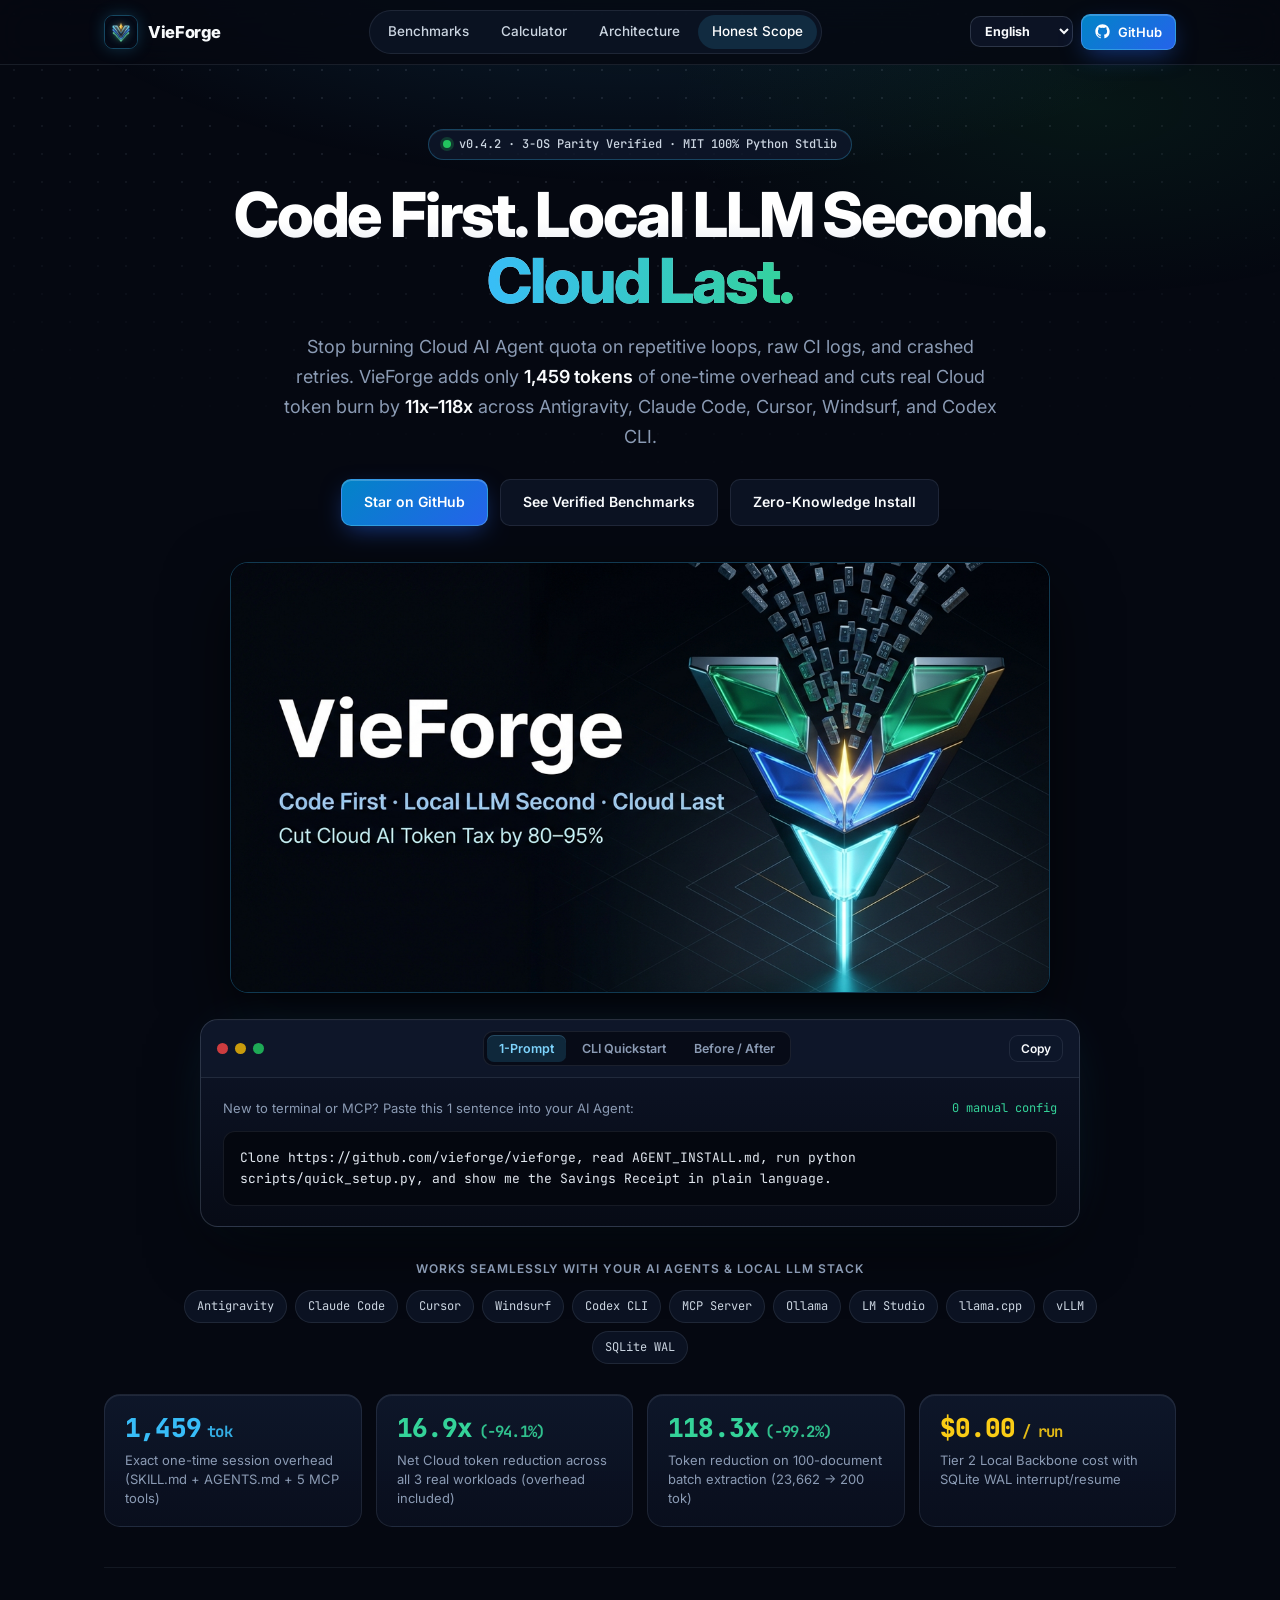
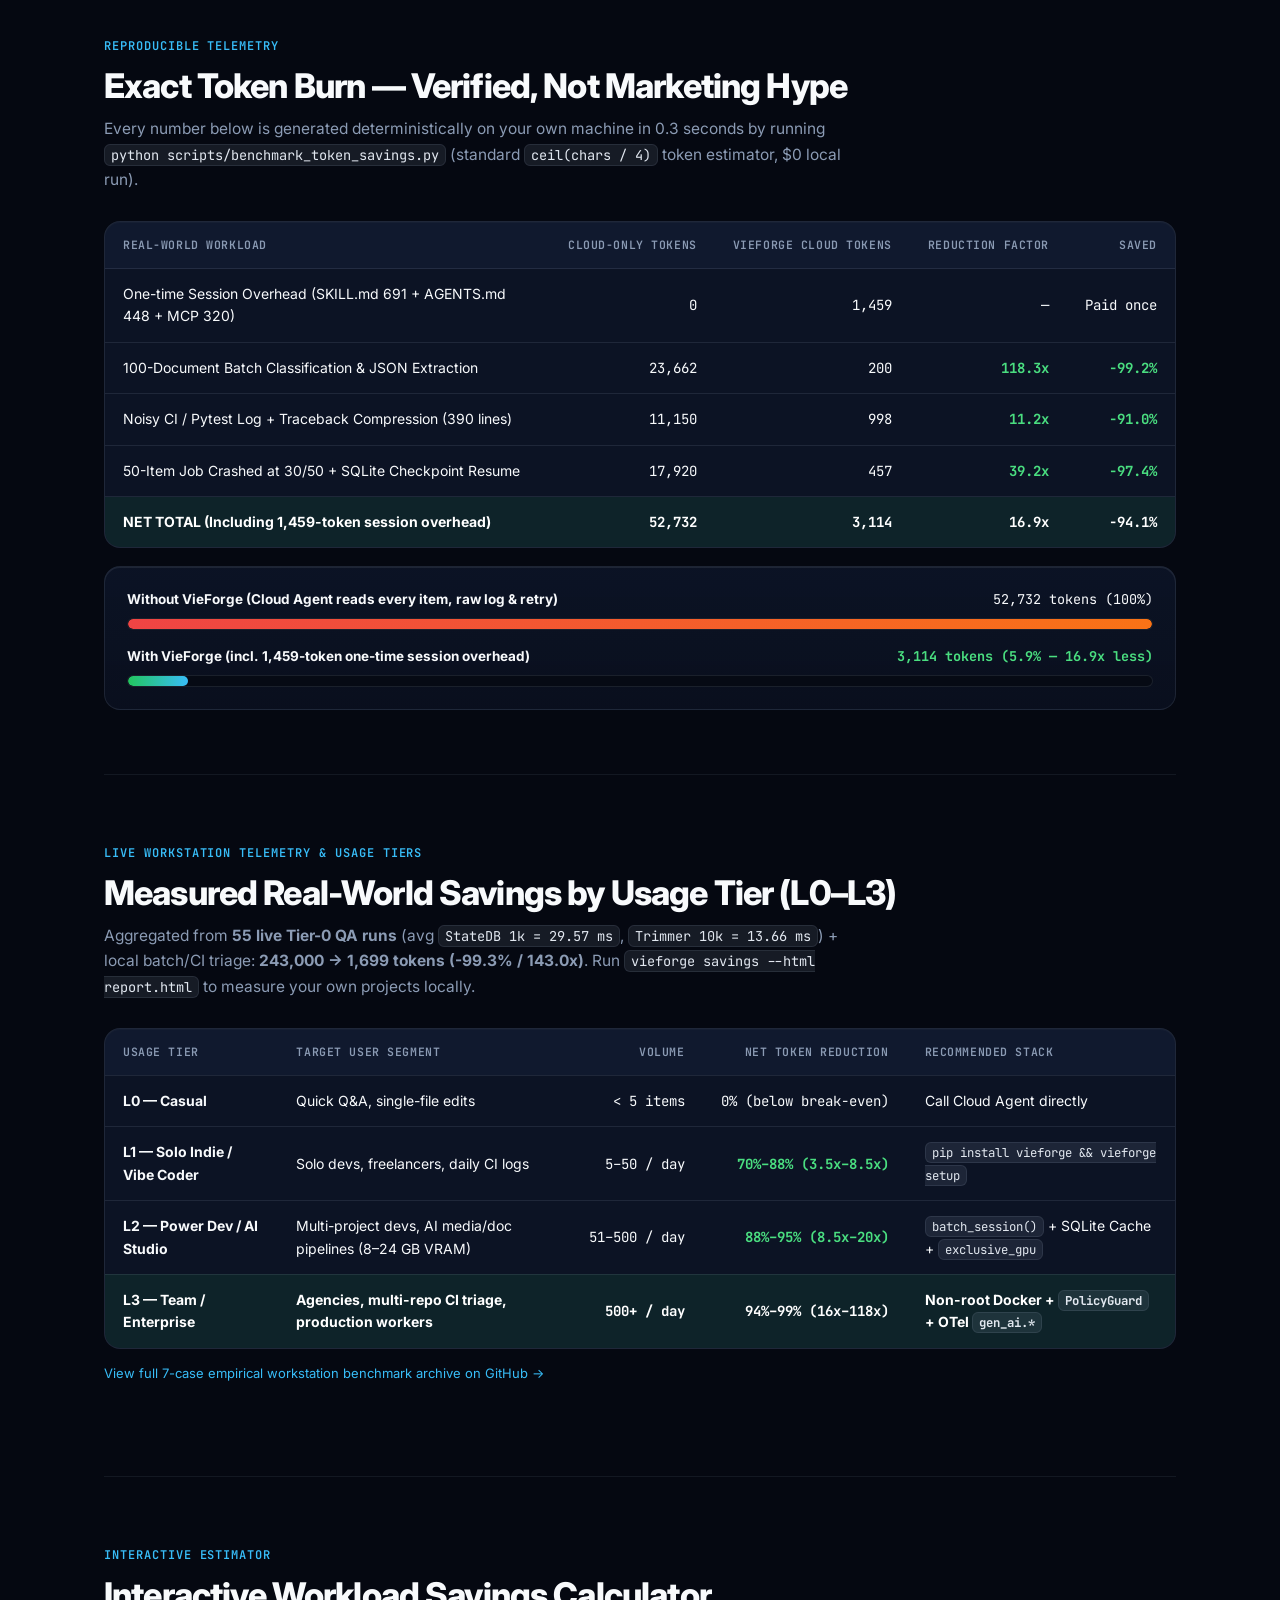
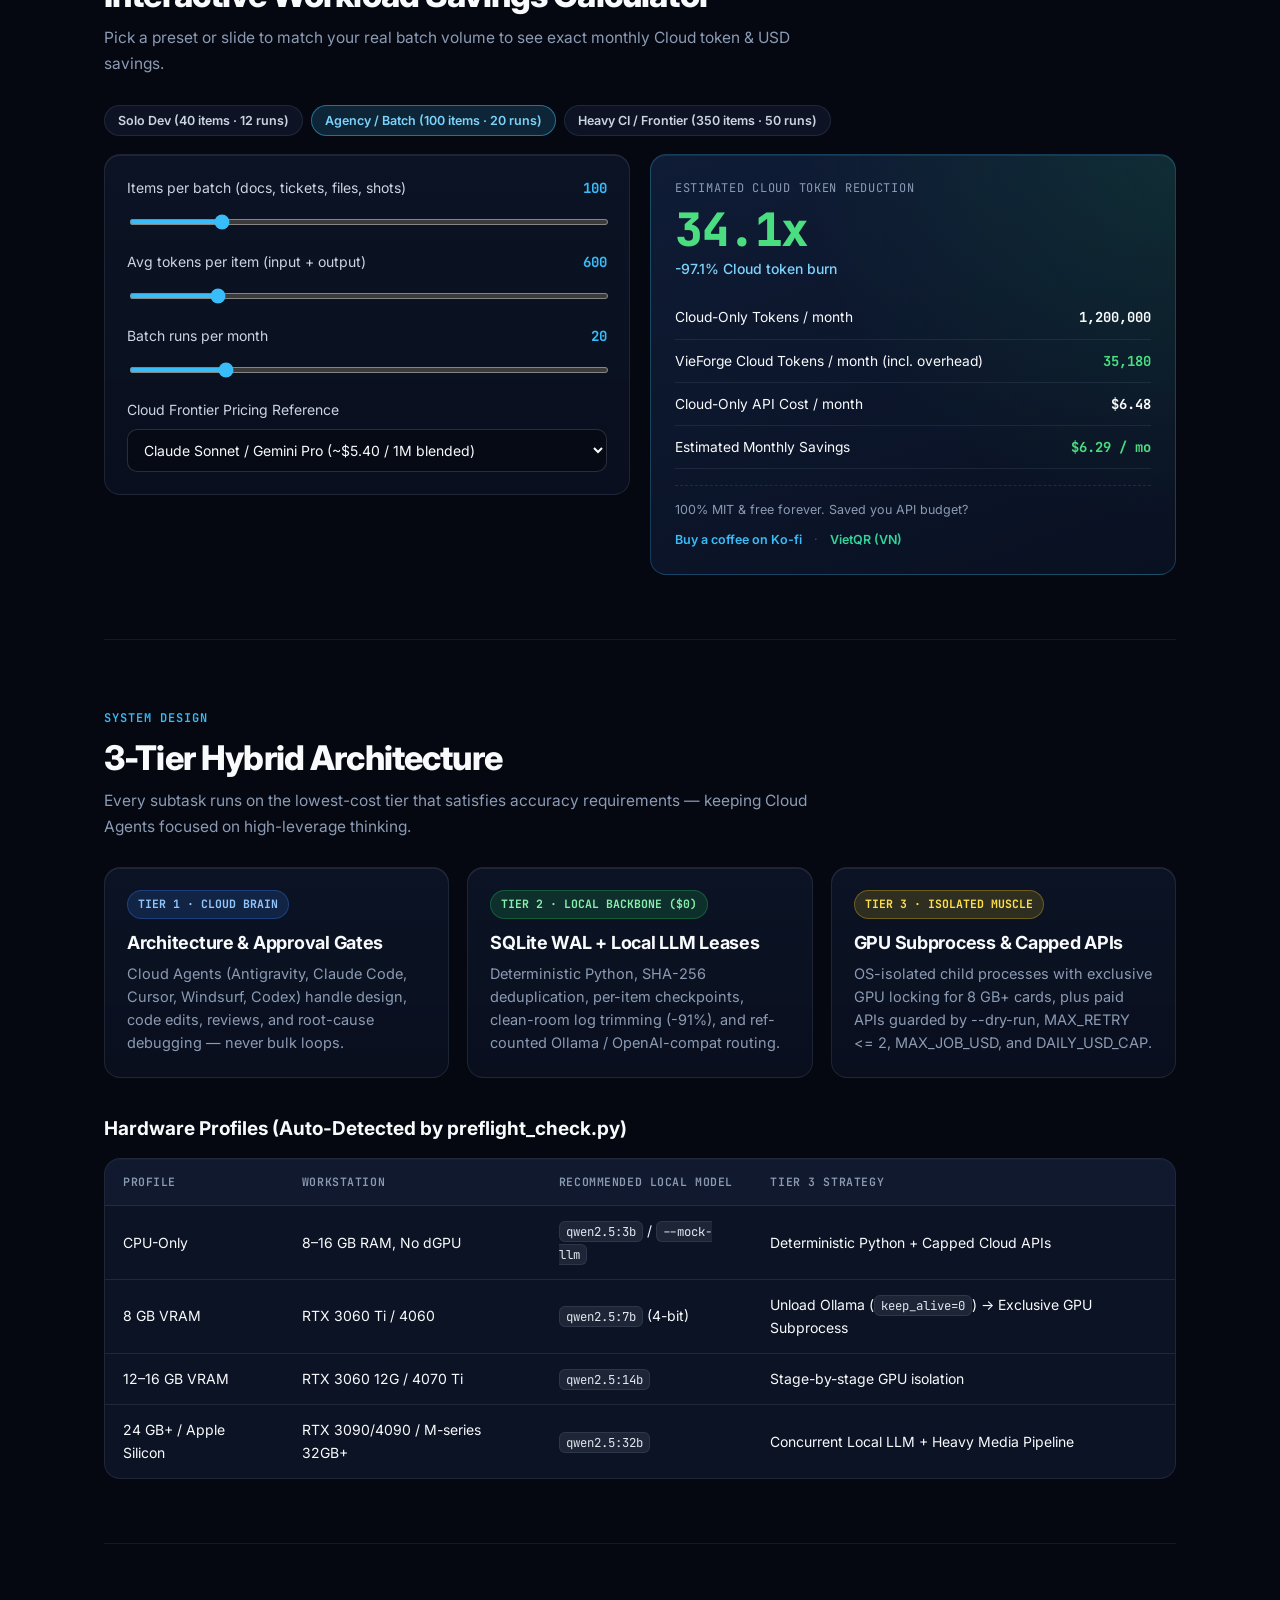
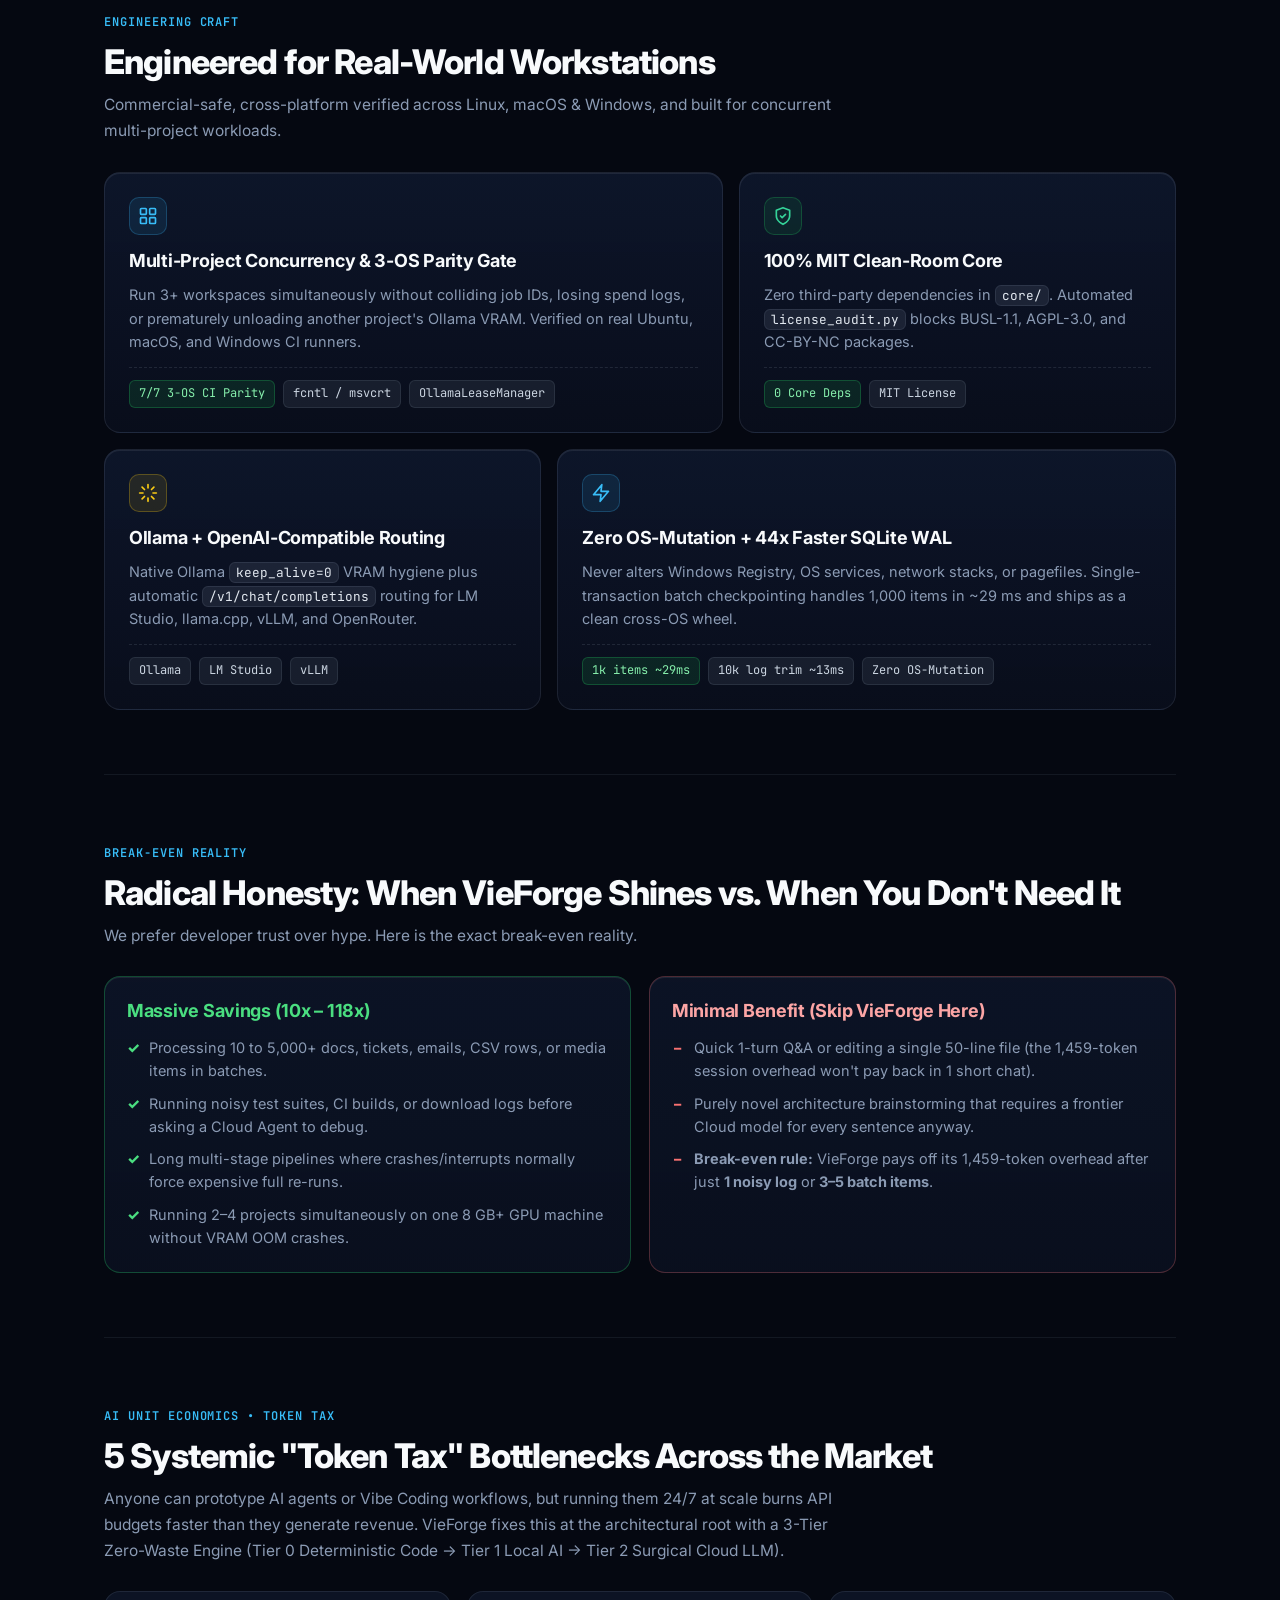
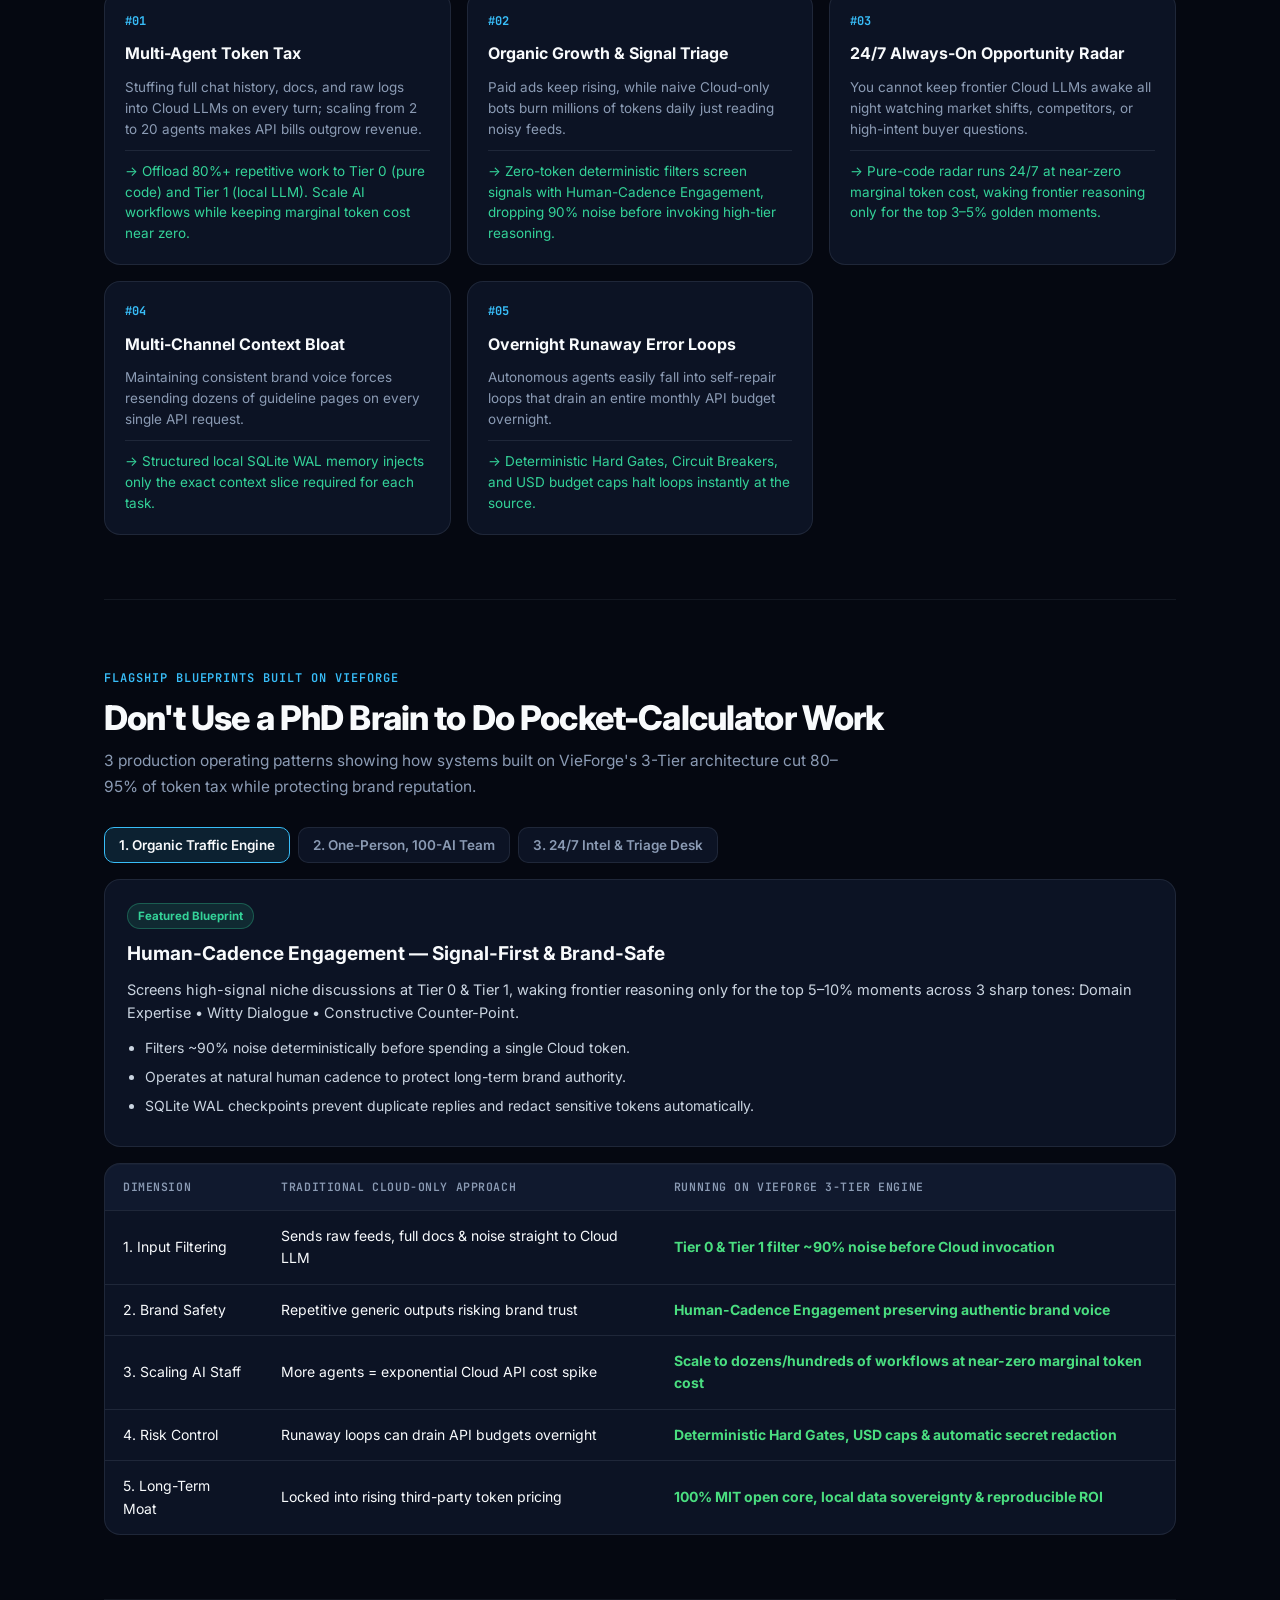
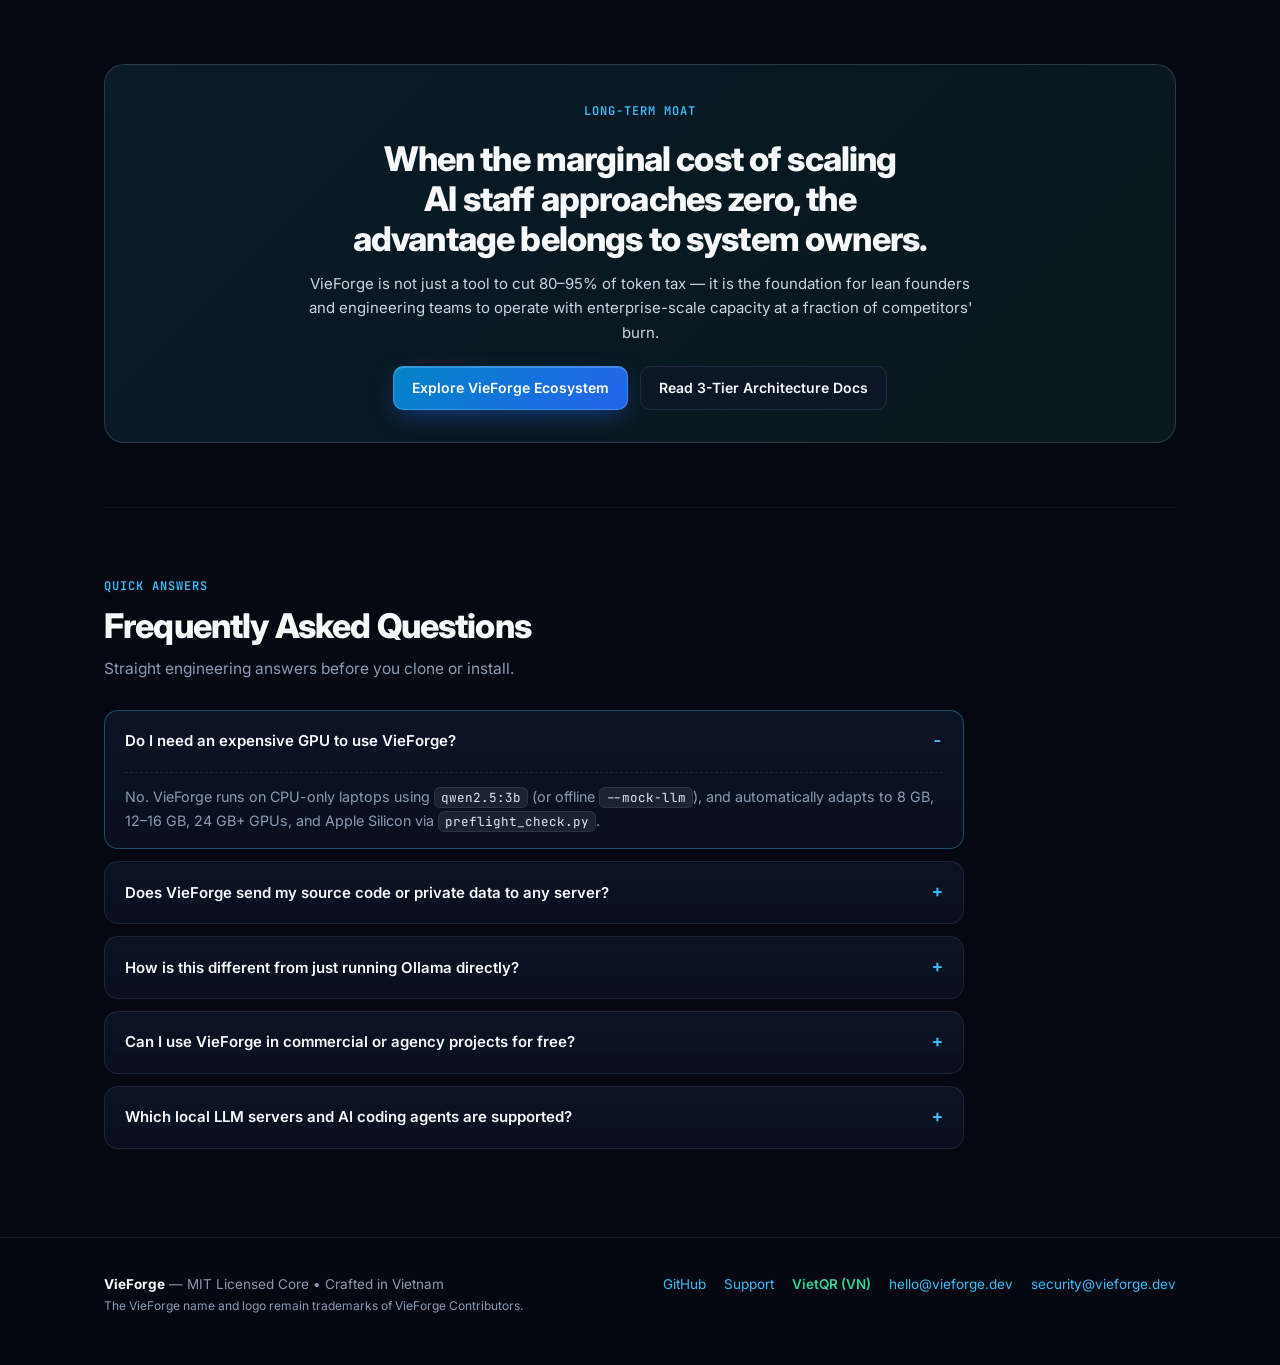
<file: website/index.html>
<!doctype html>
<html lang="en">
<head>
  <meta charset="utf-8" />
  <meta name="viewport" content="width=device-width, initial-scale=1" />
  <title>VieForge — 3-Tier Hybrid AI Agent Harness (16.9x Fewer Cloud Tokens)</title>
  <meta name="description" content="Code First, Local LLM Second, Cloud Last. Verified reproducible benchmarks: 1,459-token session overhead, 16.9x net Cloud token reduction (-94.1%) on real batch, CI log, and resume workloads." />
  <meta name="theme-color" content="#050811" />
  <link rel="canonical" href="https://vieforge.dev/" />
  <link rel="alternate" hreflang="en" href="https://vieforge.dev/?lang=en" />
  <link rel="alternate" hreflang="vi" href="https://vieforge.dev/?lang=vi" />
  <link rel="alternate" hreflang="ja" href="https://vieforge.dev/?lang=ja" />
  <link rel="alternate" hreflang="de" href="https://vieforge.dev/?lang=de" />
  <link rel="alternate" hreflang="ko" href="https://vieforge.dev/?lang=ko" />
  <link rel="alternate" hreflang="x-default" href="https://vieforge.dev/" />
  <meta property="og:site_name" content="VieForge" />
  <meta property="og:locale" content="en_US" />
  <meta property="og:locale:alternate" content="vi_VN" />
  <meta property="og:title" content="VieForge — 3-Tier Hybrid AI Agent Harness (16.9x Fewer Cloud Tokens)" />
  <meta property="og:description" content="Cut Cloud AI Agent token burn by 11x–118x on real batch, CI log, and resume workloads. 100% Python stdlib, MIT clean-room, reproducible $0 benchmark included." />
  <meta property="og:url" content="https://vieforge.dev/" />
  <meta property="og:type" content="website" />
  <meta property="og:image" content="https://vieforge.dev/assets/og-card.png" />
  <meta property="og:image:width" content="1200" />
  <meta property="og:image:height" content="630" />
  <meta property="og:image:alt" content="VieForge — Code First, Local LLM Second, Cloud Last. 16.9x fewer Cloud tokens (-94.1%)." />
  <meta name="twitter:card" content="summary_large_image" />
  <meta name="twitter:title" content="VieForge — 3-Tier Hybrid AI Agent Harness (16.9x Fewer Cloud Tokens)" />
  <meta name="twitter:description" content="Cut Cloud AI Agent token burn by 11x–118x on real workloads. 100% Python stdlib, MIT clean-room, reproducible $0 benchmark." />
  <meta name="twitter:image" content="https://vieforge.dev/assets/og-card.png" />
  <link rel="icon" type="image/png" href="assets/logo-512.png?v=2" />
  <link rel="apple-touch-icon" href="assets/logo-512.png?v=2" />
  <link rel="preconnect" href="https://fonts.googleapis.com" />
  <link rel="preconnect" href="https://fonts.gstatic.com" crossorigin />
  <link href="https://fonts.googleapis.com/css2?family=Be+Vietnam+Pro:wght@400;500;600;700;800&family=Inter:wght@400;500;600;700;800&family=JetBrains+Mono:wght@400;500;600;700&display=swap" rel="stylesheet" />
  <script type="application/ld+json">
  {
    "@context": "https://schema.org",
    "@type": "SoftwareApplication",
    "name": "VieForge",
    "applicationCategory": "DeveloperApplication",
    "operatingSystem": "Windows, macOS, Linux",
    "url": "https://vieforge.dev/",
    "codeRepository": "https://github.com/vieforge/vieforge",
    "license": "https://opensource.org/licenses/MIT",
    "description": "Code First, Local LLM Second, Cloud Last. 3-Tier Hybrid AI Agent Harness for checkpointed, budget-guarded local execution with 16.9x net Cloud token reduction.",
    "offers": {
      "@type": "Offer",
      "price": "0",
      "priceCurrency": "USD"
    }
  }
  </script>
  <script type="application/ld+json">
  {
    "@context": "https://schema.org",
    "@type": "FAQPage",
    "mainEntity": [
      {
        "@type": "Question",
        "name": "Do I need an expensive GPU to run VieForge?",
        "acceptedAnswer": {
          "@type": "Answer",
          "text": "No. VieForge works on CPU-only laptops with qwen2.5:3b or offline --mock-llm, and automatically scales to 8 GB, 12-16 GB, 24 GB+ GPUs, and Apple Silicon via preflight_check.py."
        }
      },
      {
        "@type": "Question",
        "name": "Does VieForge send my source code or data to external servers?",
        "acceptedAnswer": {
          "@type": "Answer",
          "text": "No. All SQLite checkpoints, log trimming, and local LLM routing run 100% locally on your workstation with zero telemetry and zero external relay."
        }
      },
      {
        "@type": "Question",
        "name": "How is VieForge different from just calling Ollama directly?",
        "acceptedAnswer": {
          "@type": "Answer",
          "text": "VieForge adds per-item SQLite WAL crash/resume ($0 re-runs), SHA-256 deduplication, 91% CI log compression, hard USD budget caps, ref-counted multi-project VRAM leases, and 5 compact MCP tools."
        }
      },
      {
        "@type": "Question",
        "name": "Is VieForge free for commercial and agency projects?",
        "acceptedAnswer": {
          "@type": "Answer",
          "text": "Yes. The core engine is 100% MIT-licensed Python stdlib with an automated license_audit.py scanner blocking AGPL, BUSL-1.1, and non-commercial dependencies."
        }
      }
    ]
  }
  </script>
  <link rel="stylesheet" href="tokens.css" />
  <style>
    * { box-sizing: border-box; }
    html {
      scroll-behavior: smooth;
      overflow-x: clip;
      -webkit-text-size-adjust: 100%;
    }
    body {
      margin: 0;
      font-family: var(--font-sans);
      background-color: var(--bg);
      color: var(--text);
      line-height: 1.6;
      overflow-x: clip;
      max-width: 100%;
      position: relative;
      -webkit-font-smoothing: antialiased;
    }

    /* Subtle architectural dot-grid + radial top spotlight (Linear/Vercel aesthetic) */
    .bg-atmosphere {
      position: fixed;
      inset: 0;
      z-index: -1;
      pointer-events: none;
      background:
        radial-gradient(ellipse 80% 50% at 50% -12%, rgba(56, 189, 248, 0.16), transparent 65%),
        radial-gradient(ellipse 55% 35% at 85% 12%, rgba(34, 197, 94, 0.08), transparent 60%);
    }
    .bg-grid {
      position: fixed;
      inset: 0;
      z-index: -1;
      pointer-events: none;
      background-image: radial-gradient(rgba(148, 163, 184, 0.14) 1px, transparent 1px);
      background-size: 28px 28px;
      mask-image: radial-gradient(ellipse 90% 60% at 50% 0%, var(--mask-solid) 35%, transparent 90%);
      -webkit-mask-image: radial-gradient(ellipse 90% 60% at 50% 0%, var(--mask-solid) 35%, transparent 90%);
    }

    img, svg { max-width: 100%; height: auto; }
    code {
      font-family: var(--font-mono);
      font-size: 0.88em;
      background: rgba(148, 163, 184, 0.12);
      border: 1px solid rgba(148, 163, 184, 0.14);
      padding: 1px 6px;
      border-radius: 6px;
      color: var(--text-code);
      overflow-wrap: anywhere;
      word-break: break-word;
    }
    a { color: var(--accent); text-decoration: none; transition: color 0.15s ease; }
    a:hover { color: var(--accent-hover); }
    a:focus-visible, button:focus-visible, input:focus-visible, select:focus-visible, summary:focus-visible {
      outline: 2px solid var(--accent);
      outline-offset: 2px;
      border-radius: 6px;
    }
    .skip-link {
      position: fixed;
      top: -60px;
      left: 16px;
      z-index: 100;
      padding: 10px 16px;
      border-radius: 10px;
      background: var(--accent-strong);
      color: var(--text-bright);
      font-weight: 700;
      font-size: 13.5px;
      transition: top 0.15s ease;
    }
    .skip-link:focus { top: 12px; color: var(--text-bright); }

    .container { width: 100%; max-width: 1120px; margin: 0 auto; padding: 0 24px; }
    main, section, .card, .bento-card, .kpi, .demo-window, .calc-out, .table-wrap, .terminal {
      min-width: 0;
      max-width: 100%;
    }
    section[id] { scroll-margin-top: 76px; }

    /* Sticky Minimal Glass Navbar */
    header {
      position: sticky;
      top: 0;
      z-index: 40;
      background: rgba(5, 8, 17, 0.8);
      backdrop-filter: blur(16px);
      -webkit-backdrop-filter: blur(16px);
      border-bottom: 1px solid var(--border);
    }
    .nav {
      display: flex;
      align-items: center;
      justify-content: space-between;
      height: 64px;
      gap: 16px;
    }
    .brand-link { display: inline-flex; align-items: center; flex-shrink: 0; }
    .brand-logo { height: 32px; width: auto; display: block; }

    .nav-center {
      display: flex;
      align-items: center;
      gap: 4px;
      padding: 4px;
      border-radius: 999px;
      background: rgba(15, 23, 42, 0.65);
      border: 1px solid var(--border);
    }
    .nav-center a {
      color: var(--text-soft);
      font-size: 13.5px;
      font-weight: 500;
      padding: 6px 14px;
      border-radius: 999px;
      transition: background 0.15s ease, color 0.15s ease;
    }
    .nav-center a:hover, .nav-center a.active {
      background: rgba(56, 189, 248, 0.14);
      color: var(--text-bright);
      text-decoration: none;
    }
    .star-pill {
      display: none;
      font-family: var(--font-mono);
      font-size: 11.5px;
      padding: 1px 6px;
      border-radius: 999px;
      background: rgba(255, 255, 255, 0.18);
      color: var(--text-bright);
    }
    .star-pill.ready { display: inline-flex; align-items: center; }
    .nav-actions {
      display: flex;
      align-items: center;
      gap: 8px;
      flex-shrink: 0;
    }

    .btn {
      display: inline-flex;
      align-items: center;
      justify-content: center;
      gap: 8px;
      padding: 10px 18px;
      border-radius: var(--radius-sm);
      font-family: inherit;
      font-weight: 600;
      font-size: 14px;
      border: 1px solid var(--border);
      cursor: pointer;
      transition: transform 0.14s ease, background 0.15s ease, border-color 0.15s ease, box-shadow 0.15s ease;
      text-align: center;
      max-width: 100%;
      white-space: nowrap;
    }
    .btn:active { transform: translateY(1px); }
    .btn-sm { padding: 7px 13px; font-size: 13px; border-radius: 9px; }
    .btn-primary {
      background: linear-gradient(135deg, var(--accent-strong) 0%, var(--accent-royal) 100%);
      color: var(--text-bright);
      border: 1px solid rgba(125, 211, 252, 0.35);
      box-shadow: 0 1px 0 rgba(255,255,255,0.2) inset, 0 8px 24px -6px rgba(37, 99, 235, 0.55);
    }
    .btn-primary:hover {
      color: var(--text-bright);
      filter: brightness(1.08);
      box-shadow: 0 1px 0 rgba(255,255,255,0.25) inset, 0 12px 28px -6px rgba(56, 189, 248, 0.6);
      text-decoration: none;
    }
    .btn-ghost {
      background: rgba(15, 23, 42, 0.72);
      color: var(--text);
      border-color: var(--border);
    }
    .btn-ghost:hover {
      background: var(--surface-2);
      border-color: var(--border-strong);
      color: var(--text-bright);
      text-decoration: none;
    }

    .menu-toggle {
      display: none;
      width: 40px;
      height: 40px;
      padding: 0;
      border-radius: 10px;
      background: rgba(15, 23, 42, 0.8);
      border: 1px solid var(--border);
      color: var(--text);
      align-items: center;
      justify-content: center;
      cursor: pointer;
    }
    .mobile-drawer {
      display: none;
      position: fixed;
      top: 57px;
      left: 0;
      right: 0;
      z-index: 39;
      background: rgba(5, 8, 17, 0.96);
      backdrop-filter: blur(20px);
      -webkit-backdrop-filter: blur(20px);
      border-bottom: 1px solid var(--border-strong);
      padding: 12px 16px 18px;
      box-shadow: 0 24px 48px rgba(0, 0, 0, 0.65);
    }
    .mobile-drawer.open { display: block; }
    .mobile-drawer a {
      display: flex;
      align-items: center;
      justify-content: space-between;
      padding: 13px 12px;
      border-radius: 10px;
      color: var(--text);
      font-size: 15px;
      font-weight: 600;
      border-bottom: 1px solid rgba(148, 163, 184, 0.08);
    }
    .mobile-drawer a:last-of-type { border-bottom: 0; }
    .mobile-drawer a:hover { background: rgba(56, 189, 248, 0.08); text-decoration: none; }

    /* Hero Section */
    .hero { padding: 64px 0 40px; text-align: center; }
    .status-pill {
      display: inline-flex;
      align-items: center;
      justify-content: center;
      gap: 8px;
      padding: 6px 14px;
      border-radius: 999px;
      font-family: var(--font-mono);
      font-size: 12px;
      font-weight: 500;
      background: rgba(15, 23, 42, 0.85);
      color: var(--text-soft);
      border: 1px solid rgba(56, 189, 248, 0.28);
      box-shadow: 0 1px 0 var(--specular) inset;
      margin-bottom: 22px;
      max-width: 100%;
      line-height: 1.4;
    }
    .pulse-dot {
      width: 8px;
      height: 8px;
      border-radius: 50%;
      background: var(--accent-2);
      box-shadow: 0 0 0 3px rgba(34, 197, 94, 0.22);
      flex-shrink: 0;
    }

    h1 {
      font-size: clamp(32px, 5.6vw, 62px);
      font-weight: 800;
      line-height: 1.07;
      margin: 0 auto 18px;
      letter-spacing: -0.035em;
      max-width: 880px;
      text-wrap: balance;
      background: linear-gradient(180deg, var(--text-bright) 30%, var(--text-gradient-end) 100%);
      -webkit-background-clip: text;
      -webkit-text-fill-color: transparent;
    }
    h1 .accent-grad {
      background: linear-gradient(95deg, var(--accent) 0%, var(--emerald) 100%);
      -webkit-background-clip: text;
      -webkit-text-fill-color: transparent;
    }
    .lead {
      max-width: 720px;
      margin: 0 auto 28px;
      color: var(--muted);
      font-size: clamp(15.5px, 2vw, 18px);
      line-height: 1.65;
    }
    .lead strong { color: var(--text); font-weight: 600; }

    .cta-row {
      display: flex;
      justify-content: center;
      flex-wrap: wrap;
      gap: 12px;
      margin-bottom: 36px;
    }
    .cta-row .btn { min-height: 46px; padding: 11px 22px; }

    /* Interactive Mac-Style Product Demo Window in Hero */
    .demo-window {
      max-width: 880px;
      margin: 0 auto 32px;
      text-align: left;
      background: linear-gradient(180deg, rgba(14, 22, 42, 0.95) 0%, rgba(7, 11, 22, 0.98) 100%);
      border: 1px solid var(--border-strong);
      border-radius: 18px;
      box-shadow: 0 1px 0 var(--specular) inset, 0 28px 70px -20px rgba(0, 0, 0, 0.8), 0 0 60px -24px rgba(56, 189, 248, 0.25);
      overflow: hidden;
    }
    .demo-bar {
      display: flex;
      align-items: center;
      justify-content: space-between;
      gap: 12px;
      padding: 11px 16px;
      background: rgba(15, 23, 42, 0.9);
      border-bottom: 1px solid var(--border);
      flex-wrap: wrap;
    }
    .win-dots { display: flex; align-items: center; gap: 7px; }
    .win-dots span { width: 11px; height: 11px; border-radius: 50%; }
    .dot-r { background: var(--danger-strong); opacity: 0.85; }
    .dot-y { background: var(--warn); opacity: 0.85; }
    .dot-g { background: var(--accent-2); opacity: 0.85; }

    .demo-tabs {
      display: flex;
      align-items: center;
      gap: 4px;
      background: rgba(5, 8, 17, 0.7);
      border: 1px solid var(--border);
      border-radius: 10px;
      padding: 3px;
      flex-wrap: wrap;
    }
    .demo-tab {
      background: transparent;
      border: 0;
      color: var(--muted);
      font-family: var(--font-sans);
      font-size: 12.5px;
      font-weight: 600;
      padding: 6px 12px;
      border-radius: 7px;
      cursor: pointer;
      transition: background 0.15s ease, color 0.15s ease;
    }
    .demo-tab:hover { color: var(--text); }
    .demo-tab.active {
      background: rgba(56, 189, 248, 0.16);
      color: var(--accent-hover);
      box-shadow: 0 1px 0 rgba(125, 211, 252, 0.2) inset;
    }

    .demo-body { padding: 20px 22px; }
    .demo-pane { display: none; }
    .demo-pane.active { display: block; }
    .pane-meta {
      display: flex;
      align-items: center;
      justify-content: space-between;
      gap: 10px;
      flex-wrap: wrap;
      margin-bottom: 12px;
      font-size: 13px;
      color: var(--muted);
    }
    .code-block {
      font-family: var(--font-mono);
      font-size: 13px;
      line-height: 1.65;
      color: var(--text-code);
      background: var(--bg-deep);
      border: 1px solid rgba(148, 163, 184, 0.12);
      border-radius: 12px;
      padding: 15px 16px;
      margin: 0;
      overflow-wrap: anywhere;
      word-break: break-word;
    }
    .code-block .c-dim { color: var(--text-dim); }
    .code-block .c-cyan { color: var(--accent); }
    .code-block .c-green { color: var(--success); font-weight: 700; }
    .code-block .c-gold { color: var(--gold); }

    .compare-split {
      display: grid;
      grid-template-columns: repeat(2, minmax(0, 1fr));
      gap: 14px;
    }
    .compare-box {
      border-radius: 12px;
      padding: 15px 16px;
      border: 1px solid var(--border);
      background: var(--bg-deep);
    }
    .compare-box.bad { border-color: rgba(248, 113, 113, 0.28); }
    .compare-box.good-box { border-color: rgba(34, 197, 94, 0.36); background: rgba(6, 22, 18, 0.55); }
    .compare-tag {
      font-family: var(--font-mono);
      font-size: 11.5px;
      font-weight: 700;
      text-transform: uppercase;
      letter-spacing: 0.04em;
      margin-bottom: 6px;
    }
    .compare-num {
      font-family: var(--font-mono);
      font-size: 24px;
      font-weight: 800;
      line-height: 1.15;
      margin-bottom: 6px;
    }

    /* Ecosystem Trust Strip */
    .ecosystem-strip {
      max-width: 920px;
      margin: 0 auto 30px;
      text-align: center;
    }
    .eco-label {
      font-size: 12px;
      font-weight: 600;
      text-transform: uppercase;
      letter-spacing: 0.08em;
      color: var(--muted);
      margin-bottom: 12px;
    }
    .eco-pills {
      display: flex;
      flex-wrap: wrap;
      justify-content: center;
      gap: 8px;
    }
    .chip {
      display: inline-flex;
      align-items: center;
      gap: 6px;
      padding: 6px 12px;
      border-radius: 999px;
      background: rgba(15, 23, 42, 0.7);
      border: 1px solid var(--border);
      font-family: var(--font-mono);
      font-size: 12px;
      color: var(--text-soft);
      transition: border-color 0.15s ease, color 0.15s ease;
    }
    .chip:hover { border-color: rgba(56, 189, 248, 0.4); color: var(--text); }

    /* KPI Strip */
    .kpi-grid {
      display: grid;
      grid-template-columns: repeat(4, minmax(0, 1fr));
      gap: 14px;
      margin: 0 auto;
      text-align: left;
    }
    .kpi {
      background: linear-gradient(180deg, rgba(16, 25, 46, 0.85) 0%, rgba(10, 16, 31, 0.9) 100%);
      border: 1px solid var(--border);
      border-radius: var(--radius);
      padding: 18px 20px;
      box-shadow: 0 1px 0 var(--specular) inset;
      transition: border-color 0.2s ease, transform 0.2s ease;
    }
    .kpi:hover { border-color: rgba(56, 189, 248, 0.35); transform: translateY(-2px); }
    .kpi-val {
      font-family: var(--font-mono);
      font-size: clamp(20px, 2.5vw, 26px);
      font-weight: 800;
      letter-spacing: -0.03em;
      color: var(--emerald);
      line-height: 1.15;
      display: flex;
      align-items: baseline;
      flex-wrap: wrap;
      gap: 4px 6px;
    }
    .kpi-val.cyan { color: var(--accent); }
    .kpi-val.gold { color: var(--gold); }
    .kpi-sub { font-size: 0.6em; font-weight: 700; opacity: 0.9; }
    .kpi-label { font-size: 13px; color: var(--muted); margin-top: 8px; line-height: 1.45; }

    /* Sections */
    section { padding: 64px 0; border-top: 1px solid rgba(148, 163, 184, 0.1); }
    section.hero { border-top: 0; }
    .sec-kicker {
      display: inline-flex;
      align-items: center;
      gap: 6px;
      font-family: var(--font-mono);
      font-size: 12px;
      font-weight: 600;
      text-transform: uppercase;
      letter-spacing: 0.08em;
      color: var(--accent);
      margin-bottom: 10px;
    }
    h2 {
      font-size: clamp(24px, 3.6vw, 34px);
      font-weight: 800;
      line-height: 1.18;
      margin: 0 0 10px;
      letter-spacing: -0.025em;
      text-wrap: balance;
    }
    .sub {
      color: var(--muted);
      margin: 0 0 28px;
      max-width: 740px;
      font-size: 15.5px;
      line-height: 1.65;
    }

    /* Cards & Bento Grid */
    .card {
      background: linear-gradient(180deg, rgba(14, 22, 42, 0.8) 0%, rgba(10, 16, 31, 0.92) 100%);
      border: 1px solid var(--border);
      border-radius: var(--radius);
      padding: 22px;
      box-shadow: 0 1px 0 var(--specular) inset;
      transition: border-color 0.2s ease, transform 0.2s ease;
    }
    .card:hover { border-color: var(--border-strong); }
    .card h3 { margin: 0 0 8px; font-size: 18px; font-weight: 700; line-height: 1.3; letter-spacing: -0.015em; }
    .card p { margin: 0; color: var(--muted); font-size: 14.5px; line-height: 1.6; }

    .grid-3 { display: grid; grid-template-columns: repeat(3, minmax(0, 1fr)); gap: 18px; }
    .grid-2 { display: grid; grid-template-columns: repeat(2, minmax(0, 1fr)); gap: 18px; }

    /* Asymmetrical Modular Bento Grid (Linear / Supabase standard) */
    .bento-grid {
      display: grid;
      grid-template-columns: repeat(12, minmax(0, 1fr));
      gap: 16px;
    }
    .bento-7 { grid-column: span 7; }
    .bento-5 { grid-column: span 5; }
    .bento-card {
      position: relative;
      overflow: hidden;
      display: flex;
      flex-direction: column;
      justify-content: space-between;
      gap: 14px;
      background: linear-gradient(180deg, rgba(15, 24, 46, 0.85) 0%, rgba(9, 14, 28, 0.96) 100%);
      border: 1px solid var(--border);
      border-radius: var(--radius);
      padding: 24px;
      box-shadow: 0 1px 0 var(--specular) inset;
      transition: border-color 0.2s ease, transform 0.2s ease;
    }
    .bento-card:hover { border-color: rgba(56, 189, 248, 0.35); transform: translateY(-2px); }
    .bento-icon {
      width: 38px;
      height: 38px;
      border-radius: 10px;
      display: inline-flex;
      align-items: center;
      justify-content: center;
      background: rgba(56, 189, 248, 0.1);
      border: 1px solid rgba(56, 189, 248, 0.24);
      color: var(--accent);
      margin-bottom: 12px;
    }
    .bento-icon.green { background: rgba(34, 197, 94, 0.1); border-color: rgba(34, 197, 94, 0.26); color: var(--emerald); }
    .bento-icon.gold { background: rgba(250, 204, 21, 0.1); border-color: rgba(250, 204, 21, 0.26); color: var(--gold); }
    .bento-card h3 { margin: 0 0 8px; font-size: 18px; font-weight: 700; letter-spacing: -0.015em; }
    .bento-card p { margin: 0; color: var(--muted); font-size: 14.5px; line-height: 1.6; }
    .bento-footer {
      display: flex;
      flex-wrap: wrap;
      gap: 8px;
      padding-top: 12px;
      border-top: 1px dashed rgba(148, 163, 184, 0.16);
      font-family: var(--font-mono);
      font-size: 12px;
      color: var(--text-soft);
    }
    .mini-tag {
      padding: 3px 9px;
      border-radius: 6px;
      background: rgba(148, 163, 184, 0.1);
      border: 1px solid rgba(148, 163, 184, 0.14);
    }
    .mini-tag.ok { background: rgba(34, 197, 94, 0.12); border-color: rgba(34, 197, 94, 0.28); color: var(--success-soft); }

    .tier-badge {
      display: inline-flex;
      align-items: center;
      gap: 6px;
      font-family: var(--font-mono);
      font-size: 11.5px;
      font-weight: 700;
      padding: 4px 10px;
      border-radius: 999px;
      margin-bottom: 12px;
    }
    .t1 { background: rgba(59, 130, 246, 0.16); border: 1px solid rgba(59, 130, 246, 0.3); color: var(--accent-soft); }
    .t2 { background: rgba(34, 197, 94, 0.16); border: 1px solid rgba(34, 197, 94, 0.3); color: var(--success-soft); }
    .t3 { background: rgba(250, 204, 21, 0.15); border: 1px solid rgba(250, 204, 21, 0.3); color: var(--gold-soft); }

    /* Tables */
    .table-wrap {
      overflow-x: auto;
      -webkit-overflow-scrolling: touch;
      background: var(--surface);
      border: 1px solid var(--border);
      border-radius: var(--radius);
      box-shadow: 0 1px 0 var(--specular) inset;
    }
    table { width: 100%; border-collapse: collapse; font-size: 14px; }
    th, td { padding: 14px 18px; text-align: left; border-bottom: 1px solid var(--border); }
    th {
      color: var(--muted);
      font-family: var(--font-mono);
      font-weight: 600;
      font-size: 11.5px;
      text-transform: uppercase;
      letter-spacing: 0.05em;
      background: rgba(18, 28, 51, 0.72);
    }
    tbody tr { transition: background 0.12s ease; }
    tbody tr:hover { background: rgba(56, 189, 248, 0.04); }
    tr:last-child td { border-bottom: 0; }
    tr.total-row td { background: rgba(34, 197, 94, 0.09); font-weight: 700; color: var(--text-bright); }
    .num { font-family: var(--font-mono); text-align: right; white-space: nowrap; }
    .good { color: var(--success); font-weight: 700; }

    /* Bar Chart */
    .bar-card { margin-top: 18px; }
    .bar-row { margin-bottom: 16px; }
    .bar-row:last-child { margin-bottom: 0; }
    .bar-meta {
      display: flex;
      justify-content: space-between;
      align-items: baseline;
      flex-wrap: wrap;
      font-size: 13.5px;
      margin-bottom: 7px;
      gap: 4px 12px;
    }
    .bar-track {
      height: 12px;
      background: var(--bg-code);
      border-radius: 999px;
      overflow: hidden;
      border: 1px solid var(--border);
    }
    .bar-fill { height: 100%; border-radius: 999px; transition: width 0.45s cubic-bezier(0.22, 1, 0.36, 1); }
    .bar-cloud { background: linear-gradient(90deg, var(--danger-strong), var(--orange)); }
    .bar-vf { background: linear-gradient(90deg, var(--accent-2), var(--accent)); }

    /* Calculator */
    .preset-row {
      display: flex;
      flex-wrap: wrap;
      gap: 8px;
      margin-bottom: 18px;
    }
    .preset-btn {
      padding: 7px 13px;
      border-radius: 999px;
      border: 1px solid var(--border);
      background: rgba(15, 23, 42, 0.8);
      color: var(--text-soft);
      font-family: inherit;
      font-size: 12.5px;
      font-weight: 600;
      cursor: pointer;
      transition: background-color 0.15s ease, border-color 0.15s ease, color 0.15s ease;
    }
    .preset-btn:hover { border-color: rgba(56, 189, 248, 0.45); color: var(--text-bright); }
    .preset-btn.active {
      background: rgba(56, 189, 248, 0.16);
      border-color: rgba(56, 189, 248, 0.5);
      color: var(--accent-hover);
    }

    .calc-grid { display: grid; grid-template-columns: repeat(2, minmax(0, 1fr)); gap: 20px; align-items: start; }
    .field { margin-bottom: 18px; }
    .field label {
      display: flex;
      justify-content: space-between;
      align-items: baseline;
      gap: 10px;
      font-size: 14px;
      margin-bottom: 8px;
      color: var(--text-soft);
    }
    .field label strong { font-family: var(--font-mono); color: var(--accent); font-size: 14px; }
    .field input[type="range"] {
      width: 100%;
      height: 6px;
      accent-color: var(--accent);
      cursor: pointer;
    }
    .field select {
      width: 100%;
      padding: 11px 12px;
      border-radius: 10px;
      border: 1px solid var(--border-strong);
      background: var(--bg-code);
      color: var(--text);
      font-family: inherit;
      font-size: 14px;
    }
    .calc-out {
      background: radial-gradient(circle at top right, rgba(34, 197, 94, 0.12), transparent 55%),
                  linear-gradient(160deg, var(--surface-hover) 0%, var(--bg-card-alt) 100%);
      border: 1px solid rgba(56, 189, 248, 0.25);
      border-radius: var(--radius);
      padding: 24px;
      box-shadow: 0 1px 0 var(--specular) inset;
    }
    .calc-big {
      font-family: var(--font-mono);
      font-size: clamp(34px, 5vw, 46px);
      font-weight: 800;
      letter-spacing: -0.03em;
      color: var(--success);
      line-height: 1.05;
      margin: 8px 0 4px;
    }
    .calc-row {
      display: flex;
      justify-content: space-between;
      align-items: baseline;
      gap: 12px;
      padding: 10px 0;
      border-bottom: 1px solid rgba(148, 163, 184, 0.12);
      font-size: 13.8px;
    }
    .calc-row:last-of-type { border-bottom: 0; }

    .list-clean { list-style: none; margin: 14px 0 0; padding: 0; color: var(--muted); font-size: 14.5px; line-height: 1.58; }
    .list-clean li {
      position: relative;
      padding-left: 22px;
      margin-bottom: 10px;
    }
    .list-clean li:last-child { margin-bottom: 0; }
    .list-clean.yes li::before {
      content: "✓";
      position: absolute;
      left: 0;
      top: 0;
      color: var(--success);
      font-weight: 800;
    }
    .list-clean.no li::before {
      content: "–";
      position: absolute;
      left: 2px;
      top: 0;
      color: var(--danger);
      font-weight: 800;
    }

    .faq-list { display: grid; gap: 12px; max-width: 860px; }
    details.faq-item {
      background: linear-gradient(180deg, rgba(14, 22, 42, 0.8) 0%, rgba(10, 16, 31, 0.92) 100%);
      border: 1px solid var(--border);
      border-radius: 14px;
      padding: 0;
      transition: border-color 0.15s ease;
    }
    details.faq-item[open] { border-color: rgba(56, 189, 248, 0.35); }
    details.faq-item summary {
      list-style: none;
      cursor: pointer;
      padding: 16px 20px;
      font-weight: 600;
      font-size: 15px;
      color: var(--text);
      display: flex;
      align-items: center;
      justify-content: space-between;
      gap: 14px;
    }
    details.faq-item summary::-webkit-details-marker { display: none; }
    details.faq-item summary::after {
      content: "+";
      font-family: var(--font-mono);
      font-size: 18px;
      color: var(--accent);
      flex-shrink: 0;
      transition: transform 0.15s ease;
    }
    details.faq-item[open] summary::after { content: "−"; }
    .faq-ans {
      padding: 0 20px 18px;
      color: var(--muted);
      font-size: 14.3px;
      line-height: 1.65;
      border-top: 1px dashed rgba(148, 163, 184, 0.14);
      padding-top: 12px;
      margin: 0 20px 16px;
      padding-left: 0;
      padding-right: 0;
      padding-bottom: 0;
    }

    @media (prefers-reduced-motion: reduce) {
      html { scroll-behavior: auto; }
      *, *::before, *::after { transition-duration: 0.01ms !important; animation-duration: 0.01ms !important; }
    }

    footer {
      border-top: 1px solid var(--border);
      padding: 36px 0 48px;
      margin-top: 24px;
      color: var(--muted);
      font-size: 13.5px;
      background: rgba(4, 7, 15, 0.6);
    }
    .foot-row { display: flex; justify-content: space-between; align-items: flex-start; flex-wrap: wrap; gap: 20px; }
    .foot-links { display: flex; gap: 18px; flex-wrap: wrap; align-items: center; }

    /* Tablet Breakpoint (<= 960px) */
    @media (max-width: 960px) {
      .kpi-grid { grid-template-columns: repeat(2, minmax(0, 1fr)); }
      .grid-3 { grid-template-columns: repeat(2, minmax(0, 1fr)); }
      .bento-7, .bento-5 { grid-column: span 12; }
      .calc-grid { grid-template-columns: 1fr; }
    }

    /* Mobile-First Responsive Experience (<= 768px) */
    @media (max-width: 768px) {
      .container { padding: 0 16px; }
      .nav { height: 56px; gap: 10px; }
      .brand-logo { height: 27px; }
      .nav-center, .nav-gh-desktop { display: none; }
      .menu-toggle { display: inline-flex; }

      .hero { padding: 28px 0 24px; }
      .status-pill { font-size: 11px; padding: 6px 12px; border-radius: 12px; margin-bottom: 16px; }
      h1 { font-size: clamp(27px, 7.6vw, 38px); margin-bottom: 14px; }
      .lead { font-size: 15px; margin-bottom: 22px; }
      .cta-row { flex-direction: column; align-items: stretch; gap: 10px; margin-bottom: 26px; }
      .cta-row .btn { width: 100%; min-height: 46px; }

      .demo-window { border-radius: 14px; margin-bottom: 26px; }
      .demo-bar { padding: 10px 12px; gap: 8px; }
      .win-dots { display: none; }
      .demo-tabs { width: 100%; justify-content: space-between; flex-wrap: nowrap; }
      .demo-tab { flex: 1; text-align: center; padding: 7px 6px; font-size: 11.5px; white-space: nowrap; }
      #copyActiveBtn { width: 100%; background: rgba(56, 189, 248, 0.1); border-color: rgba(56, 189, 248, 0.28); color: var(--accent-hover); padding: 8px 12px !important; }
      .demo-body { padding: 14px; }
      .code-block { padding: 12px; font-size: 12px; }
      .compare-split { grid-template-columns: 1fr; gap: 10px; }
      .compare-num { font-size: 21px; }

      .kpi-grid { grid-template-columns: repeat(2, minmax(0, 1fr)); gap: 10px; }
      .kpi { padding: 14px 13px; border-radius: 13px; }
      .kpi-val { font-size: 19px; }
      .kpi-label { font-size: 12px; margin-top: 6px; }

      section { padding: 40px 0; }
      h2 { font-size: 23px; }
      .sub { font-size: 14.2px; margin-bottom: 20px; }
      .grid-3, .grid-2 { grid-template-columns: 1fr; gap: 14px; }
      .card, .bento-card, .calc-out { padding: 17px; border-radius: 14px; }
      .preset-row { gap: 6px; }
      .preset-btn { flex: 1 1 auto; text-align: center; padding: 8px 10px; }

      /* Scannable Mobile Cards for Data Tables (Zero Horizontal Scroll/Cutoff) */
      .table-wrap { background: transparent; border: 0; border-radius: 0; box-shadow: none; overflow: visible; }
      table.resp-table, table.resp-table thead, table.resp-table tbody,
      table.resp-table th, table.resp-table td, table.resp-table tr {
        display: block; width: 100%;
      }
      table.resp-table thead { display: none; }
      table.resp-table tr {
        background: var(--surface);
        border: 1px solid var(--border);
        border-radius: 13px;
        padding: 13px 15px;
        margin-bottom: 10px;
      }
      table.resp-table tr:last-child { margin-bottom: 0; }
      table.resp-table tr.total-row {
        background: rgba(34, 197, 94, 0.1);
        border-color: rgba(34, 197, 94, 0.38);
      }
      table.resp-table td {
        display: flex;
        justify-content: space-between;
        align-items: baseline;
        gap: 12px;
        padding: 7px 0;
        border-bottom: 1px dashed rgba(148, 163, 184, 0.14);
        font-size: 13.5px;
        text-align: right;
        white-space: normal;
      }
      table.resp-table td:last-child { border-bottom: 0; padding-bottom: 0; }
      table.resp-table td:first-child {
        display: block;
        text-align: left;
        font-weight: 700;
        color: var(--text);
        padding: 0 0 9px;
        margin-bottom: 4px;
        border-bottom: 1px solid var(--border);
        font-size: 14px;
        line-height: 1.4;
      }
      table.resp-table td:first-child::before { display: none; }
      table.resp-table td::before {
        content: attr(data-label);
        font-family: var(--font-sans);
        font-size: 12px;
        font-weight: 600;
        color: var(--muted);
        text-align: left;
        flex-shrink: 0;
      }
      table.resp-table tr.total-row td { background: transparent; }

      .calc-row { font-size: 13px; }
      .foot-row { flex-direction: column; gap: 16px; }
      .foot-links { gap: 14px; }
    }

    @media (max-width: 350px) {
      .kpi-grid { grid-template-columns: 1fr; }
    }
    /* Zero-Waste Token Tax & Flagship Use-Cases */
    .tax-grid { display: grid; grid-template-columns: repeat(auto-fit, minmax(280px, 1fr)); gap: 16px; margin-top: 20px; }
    .tax-card { background: var(--surface); border: 1px solid var(--border); border-radius: var(--radius); padding: 20px; display: flex; flex-direction: column; gap: 10px; }
    .tax-num { font-family: var(--font-mono); font-size: 12px; color: var(--accent); font-weight: 700; }
    .tax-card h3 { margin: 0; font-size: 16px; color: var(--text); }
    .tax-pain { font-size: 13.5px; color: var(--muted); line-height: 1.55; margin: 0; }
    .tax-sol { font-size: 13.5px; color: var(--emerald); line-height: 1.55; margin: 0; border-top: 1px solid var(--border); padding-top: 10px; }
    .uc-tabs { display: flex; flex-wrap: wrap; gap: 8px; margin: 18px 0 16px; }
    .uc-tab { background: var(--surface); border: 1px solid var(--border); color: var(--muted); padding: 9px 14px; border-radius: 10px; font-weight: 600; font-size: 13.5px; cursor: pointer; font-family: inherit; transition: all 0.15s ease; }
    .uc-tab.active { background: rgba(56, 189, 248, 0.14); border-color: var(--accent); color: var(--text); }
    .uc-panel { background: var(--surface); border: 1px solid var(--border); border-radius: var(--radius); padding: 22px; }
    .uc-badge { display: inline-block; font-size: 11.5px; font-weight: 700; color: var(--emerald); background: rgba(52, 211, 153, 0.12); border: 1px solid rgba(52, 211, 153, 0.3); border-radius: 999px; padding: 3px 10px; margin-bottom: 10px; }
    .uc-panel h3 { margin: 0 0 8px; font-size: 19px; color: var(--text); }
    .uc-panel p { margin: 0 0 12px; color: var(--text-soft); font-size: 14.5px; line-height: 1.6; }
    .uc-bullets { margin: 0; padding-left: 18px; color: var(--text-soft); font-size: 14px; line-height: 1.65; }
    .uc-bullets li { margin-bottom: 6px; }
    .vision-box { background: linear-gradient(135deg, rgba(56, 189, 248, 0.10), rgba(52, 211, 153, 0.08)); border: 1px solid var(--border-strong); border-radius: 20px; padding: 32px 26px; text-align: center; }
    .vision-box h2 { margin: 8px auto 12px; max-width: 780px; }
    .vision-box p { margin: 0 auto 20px; max-width: 680px; color: var(--text-soft); font-size: 15px; line-height: 1.65; }
    .vision-ctas { display: flex; gap: 12px; justify-content: center; flex-wrap: wrap; }
    @media (max-width: 720px) {
      .tax-grid { grid-template-columns: 1fr; }
      .uc-panel { padding: 16px; }
      .vision-box { padding: 24px 16px; }
    }
  </style>
</head>
<body>
  <a href="#main-content" class="skip-link" data-i18n="skipLink">Skip to content</a>
  <div class="bg-atmosphere" aria-hidden="true"></div>
  <div class="bg-grid" aria-hidden="true"></div>

  <header>
    <div class="container nav">
      <a href="#" class="brand-link" aria-label="VieForge Home" style="display:inline-flex;align-items:center;gap:10px;text-decoration:none;">
        <img src="assets/logo-512.png?v=2" alt="VieForge" class="brand-logo" style="width:34px;height:34px;border-radius:9px;object-fit:cover;border:1px solid rgba(56,189,248,0.35);box-shadow:0 0 16px rgba(56,189,248,0.22);" />
        <span style="font-weight:800;font-size:16.5px;letter-spacing:-0.02em;color:var(--text);">VieForge</span>
      </a>
      <nav class="nav-center" aria-label="Primary">
        <a href="#benchmarks" data-i18n="navBench">Benchmarks</a>
        <a href="#calculator" data-i18n="navCalc">Calculator</a>
        <a href="#architecture" data-i18n="navArch">Architecture</a>
        <a href="#honest-scope" data-i18n="navHonest">Honest Scope</a>
      </nav>
      <div class="nav-actions">
        <select id="langSelect" aria-label="Select language" style="background:var(--surface);color:var(--text);border:1px solid var(--border-strong);border-radius:10px;padding:6px 10px;font-size:12.5px;font-weight:700;font-family:inherit;cursor:pointer;">
          <option value="en">English</option>
          <option value="vi">Tiếng Việt</option>
          <option value="ja">日本語</option>
          <option value="de">Deutsch</option>
          <option value="ko">한국어</option>
        </select>
        <a href="https://github.com/vieforge/vieforge" target="_blank" rel="noopener" class="btn btn-primary btn-sm nav-gh-desktop">
          <svg width="15" height="15" viewBox="0 0 24 24" fill="currentColor" aria-hidden="true"><path d="M12 .5C5.65.5.5 5.65.5 12c0 5.08 3.29 9.39 7.86 10.91.57.1.78-.25.78-.55v-1.95c-3.2.7-3.87-1.54-3.87-1.54-.52-1.33-1.28-1.68-1.28-1.68-1.05-.72.08-.7.08-.7 1.16.08 1.77 1.19 1.77 1.19 1.03 1.77 2.71 1.26 3.37.96.1-.75.4-1.26.73-1.55-2.55-.29-5.23-1.28-5.23-5.68 0-1.25.45-2.28 1.18-3.08-.12-.29-.51-1.46.11-3.05 0 0 .97-.31 3.17 1.18a10.9 10.9 0 0 1 5.76 0c2.2-1.49 3.17-1.18 3.17-1.18.62 1.59.23 2.76.11 3.05.74.8 1.18 1.83 1.18 3.08 0 4.41-2.69 5.39-5.25 5.67.42.36.78 1.06.78 2.14v3.17c0 .31.21.66.79.55A11.51 11.51 0 0 0 23.5 12C23.5 5.65 18.35.5 12 .5Z"/></svg>
          GitHub
          <span id="ghStarsBadge" class="star-pill" aria-label="GitHub stars"></span>
        </a>
        <button type="button" id="menuBtn" class="menu-toggle" aria-label="Toggle Menu" aria-expanded="false">
          <svg width="20" height="20" viewBox="0 0 24 24" fill="none" stroke="currentColor" stroke-width="2.2" stroke-linecap="round"><line x1="4" y1="7" x2="20" y2="7"/><line x1="4" y1="12" x2="20" y2="12"/><line x1="4" y1="17" x2="20" y2="17"/></svg>
        </button>
      </div>
    </div>
  </header>

  <div id="mobileDrawer" class="mobile-drawer" aria-label="Mobile Navigation">
    <a href="#benchmarks" class="drawer-link"><span data-i18n="navBench">Benchmarks</span><span style="color:var(--muted);">→</span></a>
    <a href="#calculator" class="drawer-link"><span data-i18n="navCalc">Calculator</span><span style="color:var(--muted);">→</span></a>
    <a href="#architecture" class="drawer-link"><span data-i18n="navArch">Architecture</span><span style="color:var(--muted);">→</span></a>
    <a href="#honest-scope" class="drawer-link"><span data-i18n="navHonest">Honest Scope</span><span style="color:var(--muted);">→</span></a>
    <a href="https://github.com/vieforge/vieforge" target="_blank" rel="noopener" class="drawer-link"><span>GitHub Repository</span><span style="color:var(--accent);">↗</span></a>
  </div>

  <main id="main-content" class="container">
    <section class="hero">
      <div class="status-pill">
        <span class="pulse-dot" aria-hidden="true"></span>
        <span data-i18n="heroPill">v0.4.2 · 3-OS Parity Verified · MIT 100% Python Stdlib</span>
      </div>
      <h1 data-i18n="heroTitle">Code First. Local LLM Second.<br /><span class="accent-grad">Cloud Last.</span></h1>
      <p class="lead" data-i18n="heroLead">
        Stop burning Cloud AI Agent quota on repetitive loops, raw CI logs, and crashed retries.
        VieForge adds only <strong>1,459 tokens</strong> of one-time overhead and cuts real Cloud token burn by <strong>11x–118x</strong> across Antigravity, Claude Code, Cursor, Windsurf, and Codex CLI.
      </p>
      <div class="cta-row">
        <a class="btn btn-primary" href="https://github.com/vieforge/vieforge" target="_blank" rel="noopener" data-i18n="ctaGithub">Star on GitHub</a>
        <a class="btn btn-ghost" href="#benchmarks" data-i18n="ctaBench">See Verified Benchmarks</a>
        <a class="btn btn-ghost" href="https://github.com/vieforge/vieforge/blob/main/AGENT_INSTALL.md" target="_blank" rel="noopener" data-i18n="ctaGuide">Zero-Knowledge Install</a>
      </div>

      <div style="margin:28px auto 26px;max-width:820px;width:100%;">
        <img
          src="assets/og-card.png?v=2"
          alt="VieForge — Digital Forge 3-Tier AI Agent Architecture"
          width="1200"
          height="630"
          loading="eager"
          style="display:block;width:100%;height:auto;border-radius:18px;border:1px solid rgba(56,189,248,0.28);box-shadow:0 24px 64px rgba(0,0,0,0.6);"
        />
      </div>

      <!-- Interactive Product Window (Linear / Raycast / Vercel style) -->
      <div class="demo-window">
        <div class="demo-bar">
          <div class="win-dots" aria-hidden="true">
            <span class="dot-r"></span><span class="dot-y"></span><span class="dot-g"></span>
          </div>
          <div class="demo-tabs" role="tablist">
            <button type="button" class="demo-tab active" data-tab="prompt" role="tab" aria-selected="true" data-i18n="tabPrompt">1-Prompt Setup</button>
            <button type="button" class="demo-tab" data-tab="cli" role="tab" aria-selected="false" data-i18n="tabCli">CLI Quickstart</button>
            <button type="button" class="demo-tab" data-tab="diff" role="tab" aria-selected="false" data-i18n="tabDiff">Before vs After</button>
          </div>
          <button type="button" id="copyActiveBtn" class="btn btn-ghost btn-sm" style="padding:5px 11px;font-size:12px;" data-i18n="copyBtn">Copy</button>
        </div>
        <div class="demo-body">
          <div class="demo-pane active" id="pane-prompt">
            <div class="pane-meta">
              <span data-i18n="promptLabel">New to terminal or MCP? Paste this 1 sentence into your AI Agent:</span>
              <span style="font-family:var(--font-mono);color:var(--emerald);font-size:12px;" data-i18n="paneZero">0 manual config</span>
            </div>
            <p id="agentPrompt" class="code-block">Clone https://github.com/vieforge/vieforge, read AGENT_INSTALL.md, run python scripts/quick_setup.py, and show me the Savings Receipt in plain language.</p>
          </div>

          <div class="demo-pane" id="pane-cli">
            <div class="pane-meta">
              <span data-i18n="cliLabel">Run locally in 30 seconds — $0, works offline even without Ollama:</span>
              <span style="font-family:var(--font-mono);color:var(--accent);font-size:12px;">Windows · macOS · Linux</span>
            </div>
            <div id="cliSnippet" class="code-block">
              <div><span class="c-cyan">$</span> pip install vieforge</div>
              <div><span class="c-cyan">$</span> vieforge setup &amp;&amp; vieforge savings</div>
              <div><span class="c-cyan">$</span> vieforge bench</div>
              <div class="c-dim"># Output (0.3s deterministic local run):</div>
              <div>COMBINED (incl. 1,459 overhead) : 52,732 -&gt; <span class="c-green">3,114 tokens (16.9x fewer | -94.1%)</span></div>
            </div>
          </div>

          <div class="demo-pane" id="pane-diff">
            <div class="pane-meta">
              <span data-i18n="diffLabel">Real token consumption across 100-doc batch + 390-line CI log + 50-item crash/resume:</span>
              <span style="font-family:var(--font-mono);color:var(--gold);font-size:12px;">ceil(chars / 4)</span>
            </div>
            <div class="compare-split">
              <div class="compare-box bad">
                <div class="compare-tag" style="color:var(--danger-soft);" data-i18n="diffBadTag">Without VieForge (Cloud-Only)</div>
                <div class="compare-num" style="color:var(--danger);">52,732 tok</div>
                <div style="font-size:13px;color:var(--muted);" data-i18n="diffBadDesc">Cloud Agent reads every document, raw traceback, and re-runs failed items from scratch.</div>
              </div>
              <div class="compare-box good-box">
                <div class="compare-tag" style="color:var(--success-soft);" data-i18n="diffGoodTag">With VieForge (incl. 1,459 overhead)</div>
                <div class="compare-num" style="color:var(--success);">3,114 tok <span style="font-size:14px;">(-94.1%)</span></div>
                <div style="font-size:13px;color:var(--text-soft);" data-i18n="diffGoodDesc">Local Python + SQLite WAL + Ollama handle bulk loops &amp; log trimming; Cloud sees compact JSON.</div>
              </div>
            </div>
          </div>
        </div>
      </div>

      <!-- Ecosystem Stack Strip -->
      <div class="ecosystem-strip">
        <div class="eco-label" data-i18n="ecoLabel">Works seamlessly with your AI Agents &amp; Local LLM Stack</div>
        <div class="eco-pills">
          <span class="chip">Antigravity</span>
          <span class="chip">Claude Code</span>
          <span class="chip">Cursor</span>
          <span class="chip">Windsurf</span>
          <span class="chip">Codex CLI</span>
          <span class="chip">MCP Server</span>
          <span class="chip">Ollama</span>
          <span class="chip">LM Studio</span>
          <span class="chip">llama.cpp</span>
          <span class="chip">vLLM</span>
          <span class="chip">SQLite WAL</span>
        </div>
      </div>

      <!-- 4 Verified KPI Cards -->
      <div class="kpi-grid">
        <div class="kpi">
          <div class="kpi-val cyan">1,459 <span class="kpi-sub">tok</span></div>
          <div class="kpi-label" data-i18n="kpi1">Exact one-time session overhead (SKILL.md + AGENTS.md + 5 MCP tools)</div>
        </div>
        <div class="kpi">
          <div class="kpi-val">16.9x <span class="kpi-sub">(-94.1%)</span></div>
          <div class="kpi-label" data-i18n="kpi2">Net Cloud token reduction across all 3 real workloads (overhead included)</div>
        </div>
        <div class="kpi">
          <div class="kpi-val">118.3x <span class="kpi-sub">(-99.2%)</span></div>
          <div class="kpi-label" data-i18n="kpi3">Token reduction on 100-document batch extraction (23,662 → 200 tok)</div>
        </div>
        <div class="kpi">
          <div class="kpi-val gold">$0.00 <span class="kpi-sub">/ run</span></div>
          <div class="kpi-label" data-i18n="kpi4">Tier 2 Local Backbone cost with SQLite WAL interrupt/resume</div>
        </div>
      </div>
    </section>

    <section id="benchmarks">
      <div class="sec-kicker" data-i18n="kickerBench">Reproducible Telemetry</div>
      <h2 data-i18n="benchTitle">Exact Token Burn — Verified, Not Marketing Hype</h2>
      <p class="sub" data-i18n="benchSub">
        Every number below is generated deterministically on your own machine in 0.3 seconds by running <code>python scripts/benchmark_token_savings.py</code> (standard <code>ceil(chars / 4)</code> token estimator, $0 local run).
      </p>

      <div class="table-wrap">
        <table class="resp-table" id="benchTable">
          <thead>
            <tr>
              <th data-i18n="thWorkload">Real-World Workload</th>
              <th class="num" data-i18n="thCloud">Cloud-Only Tokens</th>
              <th class="num" data-i18n="thVf">VieForge Cloud Tokens</th>
              <th class="num" data-i18n="thFactor">Reduction Factor</th>
              <th class="num" data-i18n="thSaved">Saved</th>
            </tr>
          </thead>
          <tbody>
            <tr>
              <td data-i18n="w0Name">One-time Session Overhead (SKILL.md 691 + AGENTS.md 448 + MCP 320)</td>
              <td class="num" data-label="Cloud-Only">0</td>
              <td class="num" data-label="VieForge">1,459</td>
              <td class="num" data-label="Reduction">—</td>
              <td class="num" data-label="Saved" data-i18n="w0Note">Paid once</td>
            </tr>
            <tr>
              <td data-i18n="w1Name">100-Document Batch Classification &amp; JSON Extraction</td>
              <td class="num" data-label="Cloud-Only">23,662</td>
              <td class="num" data-label="VieForge">200</td>
              <td class="num good" data-label="Reduction">118.3x</td>
              <td class="num good" data-label="Saved">-99.2%</td>
            </tr>
            <tr>
              <td data-i18n="w2Name">Noisy CI / Pytest Log + Traceback Compression (390 lines)</td>
              <td class="num" data-label="Cloud-Only">11,150</td>
              <td class="num" data-label="VieForge">998</td>
              <td class="num good" data-label="Reduction">11.2x</td>
              <td class="num good" data-label="Saved">-91.0%</td>
            </tr>
            <tr>
              <td data-i18n="w3Name">50-Item Job Crashed at 30/50 + SQLite Checkpoint Resume</td>
              <td class="num" data-label="Cloud-Only">17,920</td>
              <td class="num" data-label="VieForge">457</td>
              <td class="num good" data-label="Reduction">39.2x</td>
              <td class="num good" data-label="Saved">-97.4%</td>
            </tr>
            <tr class="total-row">
              <td data-i18n="wTotal">NET TOTAL (Including 1,459-token session overhead)</td>
              <td class="num" data-label="Cloud-Only">52,732</td>
              <td class="num" data-label="VieForge">3,114</td>
              <td class="num good" data-label="Reduction">16.9x</td>
              <td class="num good" data-label="Saved">-94.1%</td>
            </tr>
          </tbody>
        </table>
      </div>

      <div class="card bar-card">
        <div class="bar-row">
          <div class="bar-meta">
            <strong data-i18n="barCloudLabel">Without VieForge (Cloud Agent reads every item, raw log &amp; retry)</strong>
            <span class="num" data-i18n="barCloudVal">52,732 tokens (100%)</span>
          </div>
          <div class="bar-track"><div class="bar-fill bar-cloud" style="width:100%;"></div></div>
        </div>
        <div class="bar-row">
          <div class="bar-meta">
            <strong data-i18n="barVfLabel">With VieForge (incl. 1,459-token one-time session overhead)</strong>
            <span class="num good" data-i18n="barVfVal">3,114 tokens (5.9% — 16.9x less)</span>
          </div>
          <div class="bar-track"><div class="bar-fill bar-vf" style="width:5.9%;"></div></div>
        </div>
      </div>
    </section>

    <section id="real-cases">
      <div class="sec-kicker" data-i18n="kickerCases">Live Workstation Telemetry &amp; Usage Tiers</div>
      <h2 data-i18n="casesTitle">Measured Real-World Savings by Usage Tier (L0–L3)</h2>
      <p class="sub" data-i18n="casesSub">
        Aggregated from <strong>55 live Tier-0 QA runs</strong> (avg <code>StateDB 1k = 29.57 ms</code>, <code>Trimmer 10k = 13.66 ms</code>) + local batch/CI triage: <strong>243,000 → 1,699 tokens (-99.3% / 143.0x)</strong>. Run <code>vieforge savings --html report.html</code> to measure your own projects locally.
      </p>

      <div class="table-wrap">
        <table class="resp-table" id="tiersTable">
          <thead>
            <tr>
              <th data-i18n="thTier">Usage Tier</th>
              <th data-i18n="thSegment">Target User Segment</th>
              <th class="num" data-i18n="thVol">Volume</th>
              <th class="num" data-i18n="thNet">Net Token Reduction</th>
              <th data-i18n="thRec">Recommended Stack</th>
            </tr>
          </thead>
          <tbody>
            <tr>
              <td data-i18n="t0Name"><strong>L0 — Casual</strong></td>
              <td data-label="Segment" data-i18n="t0Seg">Quick Q&amp;A, single-file edits</td>
              <td class="num" data-label="Volume">&lt; 5 items</td>
              <td class="num" data-label="Reduction" data-i18n="t0Red">0% (below break-even)</td>
              <td data-label="Stack" data-i18n="t0Rec">Call Cloud Agent directly</td>
            </tr>
            <tr>
              <td data-i18n="t1Name"><strong>L1 — Solo Indie / Vibe Coder</strong></td>
              <td data-label="Segment" data-i18n="t1Seg">Solo devs, freelancers, daily CI logs</td>
              <td class="num" data-label="Volume">5–50 / day</td>
              <td class="num good" data-label="Reduction">70%–88% (3.5x–8.5x)</td>
              <td data-label="Stack"><code>pip install vieforge &amp;&amp; vieforge setup</code></td>
            </tr>
            <tr>
              <td data-i18n="t2Name"><strong>L2 — Power Dev / AI Studio</strong></td>
              <td data-label="Segment" data-i18n="t2Seg">Multi-project devs, AI media/doc pipelines (8–24 GB VRAM)</td>
              <td class="num" data-label="Volume">51–500 / day</td>
              <td class="num good" data-label="Reduction">88%–95% (8.5x–20x)</td>
              <td data-label="Stack"><code>batch_session()</code> + SQLite Cache + <code>exclusive_gpu</code></td>
            </tr>
            <tr class="total-row">
              <td data-i18n="t3Name"><strong>L3 — Team / Enterprise</strong></td>
              <td data-label="Segment" data-i18n="t3Seg">Agencies, multi-repo CI triage, production workers</td>
              <td class="num" data-label="Volume">500+ / day</td>
              <td class="num good" data-label="Reduction">94%–99% (16x–118x)</td>
              <td data-label="Stack">Non-root Docker + <code>PolicyGuard</code> + OTel <code>gen_ai.*</code></td>
            </tr>
          </tbody>
        </table>
      </div>
      <p class="sub" style="margin-top:14px;font-size:13px;">
        <a href="https://github.com/vieforge/vieforge/blob/main/docs/REAL_WORLD_SAVINGS_BENCHMARK.md" target="_blank" rel="noopener noreferrer" style="color:var(--accent);" data-i18n="casesLink">View full 7-case empirical workstation benchmark archive on GitHub →</a>
      </p>
    </section>

    <section id="calculator">
      <div class="sec-kicker" data-i18n="kickerCalc">Interactive Estimator</div>
      <h2 data-i18n="calcTitle">Interactive Workload Savings Calculator</h2>
      <p class="sub" data-i18n="calcSub">Pick a preset or slide to match your real batch volume to see exact monthly Cloud token &amp; USD savings.</p>

      <div class="preset-row" role="group" aria-label="Workload presets">
        <button type="button" class="preset-btn" data-items="40" data-tok="500" data-runs="12" data-model="5.4" data-i18n="preSolo">Solo Dev (40 items · 12 runs)</button>
        <button type="button" class="preset-btn active" data-items="100" data-tok="600" data-runs="20" data-model="5.4" data-i18n="preAgency">Agency / Batch (100 items · 20 runs)</button>
        <button type="button" class="preset-btn" data-items="350" data-tok="1200" data-runs="50" data-model="27.0" data-i18n="preHeavy">Heavy CI / Frontier (350 items · 50 runs)</button>
      </div>

      <div class="calc-grid">
        <div class="card">
          <div class="field">
            <label><span data-i18n="lblItems">Items per batch (docs, tickets, files, shots)</span><strong id="valItems">100</strong></label>
            <input id="inItems" type="range" min="10" max="500" step="10" value="100" />
          </div>
          <div class="field">
            <label><span data-i18n="lblTok">Avg tokens per item (input + output)</span><strong id="valTok">600</strong></label>
            <input id="inTok" type="range" min="200" max="2500" step="100" value="600" />
          </div>
          <div class="field">
            <label><span data-i18n="lblRuns">Batch runs per month</span><strong id="valRuns">20</strong></label>
            <input id="inRuns" type="range" min="1" max="100" step="1" value="20" />
          </div>
          <div class="field" style="margin-bottom:0;">
            <label><span data-i18n="lblModel">Cloud Frontier Pricing Reference</span></label>
            <select id="inModel">
              <option value="5.4">Claude Sonnet / Gemini Pro (~$5.40 / 1M blended)</option>
              <option value="4.0">GPT-4o (~$4.00 / 1M blended)</option>
              <option value="27.0">Claude Opus / Frontier High (~$27.00 / 1M blended)</option>
            </select>
          </div>
        </div>

        <div class="calc-out">
          <div style="font-family:var(--font-mono);font-size:12px;color:var(--muted);text-transform:uppercase;letter-spacing:0.06em;" data-i18n="calcOutHead">Estimated Cloud Token Reduction</div>
          <div class="calc-big" id="outMult">34.1x</div>
          <div style="font-size:14px;color:var(--accent-hover);margin-bottom:16px;font-weight:500;" id="outPct">-97.1% Cloud token burn</div>

          <div class="calc-row">
            <span data-i18n="outCloudLbl">Cloud-Only Tokens / month</span>
            <strong class="num" id="outCloudTok">1,200,000</strong>
          </div>
          <div class="calc-row">
            <span data-i18n="outVfLbl">VieForge Cloud Tokens / month (incl. overhead)</span>
            <strong class="num good" id="outVfTok">35,180</strong>
          </div>
          <div class="calc-row">
            <span data-i18n="outCloudUsdLbl">Cloud-Only API Cost / month</span>
            <strong class="num" id="outCloudUsd">$6.48</strong>
          </div>
          <div class="calc-row">
            <span data-i18n="outSavedUsdLbl">Estimated Monthly Savings</span>
            <strong class="num good" id="outSavedUsd">$6.29 / mo</strong>
          </div>
          <div style="margin-top:16px;padding-top:14px;border-top:1px dashed var(--line);font-size:12.5px;color:var(--muted);display:flex;justify-content:space-between;align-items:center;gap:10px;flex-wrap:wrap;">
            <span data-i18n="calcSupportNote">100% MIT &amp; free forever. Saved you API budget?</span>
            <span style="display:inline-flex;gap:12px;align-items:center;flex-wrap:wrap;">
              <a href="https://ko-fi.com/aivieforge" target="_blank" rel="noopener" style="color:var(--accent);font-weight:600;white-space:nowrap;" data-i18n="calcSupportCta">Buy a coffee on Ko-fi</a>
              <span style="opacity:0.4;">·</span>
              <button type="button" class="open-qr-btn" style="background:none;border:none;padding:0;color:var(--emerald);font-weight:600;font-size:12.5px;cursor:pointer;font-family:inherit;">VietQR (VN)</button>
            </span>
          </div>
        </div>
      </div>
    </section>

    <section id="architecture">
      <div class="sec-kicker" data-i18n="kickerArch">System Design</div>
      <h2 data-i18n="archTitle">3-Tier Hybrid Architecture</h2>
      <p class="sub" data-i18n="archSub">Every subtask runs on the lowest-cost tier that satisfies accuracy requirements — keeping Cloud Agents focused on high-leverage thinking.</p>

      <div class="grid-3">
        <div class="card">
          <span class="tier-badge t1">TIER 1 · CLOUD BRAIN</span>
          <h3 data-i18n="t1Title">Architecture &amp; Approval Gates</h3>
          <p data-i18n="t1Desc">Cloud Agents (Antigravity, Claude Code, Cursor, Windsurf, Codex) handle design, code edits, reviews, and root-cause debugging — never bulk loops.</p>
        </div>
        <div class="card">
          <span class="tier-badge t2">TIER 2 · LOCAL BACKBONE ($0)</span>
          <h3 data-i18n="t2Title">SQLite WAL + Local LLM Leases</h3>
          <p data-i18n="t2Desc">Deterministic Python, SHA-256 deduplication, per-item checkpoints, clean-room log trimming (-91%), and ref-counted Ollama / OpenAI-compat routing.</p>
        </div>
        <div class="card">
          <span class="tier-badge t3">TIER 3 · ISOLATED MUSCLE</span>
          <h3 data-i18n="t3Title">GPU Subprocess &amp; Capped APIs</h3>
          <p data-i18n="t3Desc">OS-isolated child processes with exclusive GPU locking for 8 GB+ cards, plus paid APIs guarded by --dry-run, MAX_RETRY &lt;= 2, MAX_JOB_USD, and DAILY_USD_CAP.</p>
        </div>
      </div>

      <h3 style="margin:36px 0 14px;font-size:19px;font-weight:700;" data-i18n="hwTitle">Hardware Profiles (Auto-Detected by preflight_check.py)</h3>
      <div class="table-wrap">
        <table class="resp-table" id="hwTable">
          <thead>
            <tr>
              <th data-i18n="hwProf">Profile</th>
              <th data-i18n="hwSpec">Workstation</th>
              <th data-i18n="hwModel">Recommended Local Model</th>
              <th data-i18n="hwMode">Tier 3 Strategy</th>
            </tr>
          </thead>
          <tbody>
            <tr><td>CPU-Only</td><td data-label="Workstation">8–16 GB RAM, No dGPU</td><td data-label="Local Model"><code>qwen2.5:3b</code> / <code>--mock-llm</code></td><td data-label="Tier 3">Deterministic Python + Capped Cloud APIs</td></tr>
            <tr><td>8 GB VRAM</td><td data-label="Workstation">RTX 3060 Ti / 4060</td><td data-label="Local Model"><code>qwen2.5:7b</code> (4-bit)</td><td data-label="Tier 3">Unload Ollama (<code>keep_alive=0</code>) → Exclusive GPU Subprocess</td></tr>
            <tr><td>12–16 GB VRAM</td><td data-label="Workstation">RTX 3060 12G / 4070 Ti</td><td data-label="Local Model"><code>qwen2.5:14b</code></td><td data-label="Tier 3">Stage-by-stage GPU isolation</td></tr>
            <tr><td>24 GB+ / Apple Silicon</td><td data-label="Workstation">RTX 3090/4090 / M-series 32GB+</td><td data-label="Local Model"><code>qwen2.5:32b</code></td><td data-label="Tier 3">Concurrent Local LLM + Heavy Media Pipeline</td></tr>
          </tbody>
        </table>
      </div>
    </section>

    <!-- Modular Asymmetrical Bento Feature Grid -->
    <section id="features">
      <div class="sec-kicker" data-i18n="kickerFeat">Engineering Craft</div>
      <h2 data-i18n="featTitle">Engineered for Real-World Workstations</h2>
      <p class="sub" data-i18n="featSub">Commercial-safe, cross-platform verified across Linux, macOS &amp; Windows, and built for concurrent multi-project workloads.</p>

      <div class="bento-grid">
        <div class="bento-card bento-7">
          <div>
            <div class="bento-icon" aria-hidden="true">
              <svg width="20" height="20" viewBox="0 0 24 24" fill="none" stroke="currentColor" stroke-width="2" stroke-linecap="round" stroke-linejoin="round"><rect x="3" y="3" width="7" height="7" rx="1"/><rect x="14" y="3" width="7" height="7" rx="1"/><rect x="14" y="14" width="7" height="7" rx="1"/><rect x="3" y="14" width="7" height="7" rx="1"/></svg>
            </div>
            <h3 data-i18n="f1Title">Multi-Project Concurrency &amp; 3-OS Parity Gate</h3>
            <p data-i18n="f1Desc">Run 3+ workspaces simultaneously without colliding job IDs, losing spend logs, or prematurely unloading another project's Ollama VRAM. Verified on real Ubuntu, macOS, and Windows CI runners.</p>
          </div>
          <div class="bento-footer">
            <span class="mini-tag ok">7/7 3-OS CI Parity</span>
            <span class="mini-tag">fcntl / msvcrt</span>
            <span class="mini-tag">OllamaLeaseManager</span>
          </div>
        </div>

        <div class="bento-card bento-5">
          <div>
            <div class="bento-icon green" aria-hidden="true">
              <svg width="20" height="20" viewBox="0 0 24 24" fill="none" stroke="currentColor" stroke-width="2" stroke-linecap="round" stroke-linejoin="round"><path d="M12 22s8-4 8-10V5l-8-3-8 3v7c0 6 8 10 8 10z"/><path d="m9 12 2 2 4-4"/></svg>
            </div>
            <h3 data-i18n="f2Title">100% MIT Clean-Room Core</h3>
            <p data-i18n="f2Desc">Zero third-party dependencies in <code>core/</code>. Automated <code>license_audit.py</code> blocks BUSL-1.1, AGPL-3.0, and CC-BY-NC packages.</p>
          </div>
          <div class="bento-footer">
            <span class="mini-tag ok">0 Core Deps</span>
            <span class="mini-tag">MIT License</span>
          </div>
        </div>

        <div class="bento-card bento-5">
          <div>
            <div class="bento-icon gold" aria-hidden="true">
              <svg width="20" height="20" viewBox="0 0 24 24" fill="none" stroke="currentColor" stroke-width="2" stroke-linecap="round" stroke-linejoin="round"><path d="M12 2v4"/><path d="m16.2 7.8 2.9-2.9"/><path d="M18 12h4"/><path d="m16.2 16.2 2.9 2.9"/><path d="M12 18v4"/><path d="m4.9 19.1 2.9-2.9"/><path d="M2 12h4"/><path d="m4.9 4.9 2.9 2.9"/></svg>
            </div>
            <h3 data-i18n="f4Title">Ollama + OpenAI-Compatible Routing</h3>
            <p data-i18n="f4Desc">Native Ollama <code>keep_alive=0</code> VRAM hygiene plus automatic <code>/v1/chat/completions</code> routing for LM Studio, llama.cpp, vLLM, and OpenRouter.</p>
          </div>
          <div class="bento-footer">
            <span class="mini-tag">Ollama</span>
            <span class="mini-tag">LM Studio</span>
            <span class="mini-tag">vLLM</span>
          </div>
        </div>

        <div class="bento-card bento-7">
          <div>
            <div class="bento-icon" aria-hidden="true">
              <svg width="20" height="20" viewBox="0 0 24 24" fill="none" stroke="currentColor" stroke-width="2" stroke-linecap="round" stroke-linejoin="round"><polygon points="13 2 3 14 12 14 11 22 21 10 12 10 13 2"/></svg>
            </div>
            <h3 data-i18n="f3Title">Zero OS-Mutation + 44x Faster SQLite WAL</h3>
            <p data-i18n="f3Desc">Never alters Windows Registry, OS services, network stacks, or pagefiles. Single-transaction batch checkpointing handles 1,000 items in ~29 ms and ships as a clean cross-OS wheel.</p>
          </div>
          <div class="bento-footer">
            <span class="mini-tag ok">1k items ~29ms</span>
            <span class="mini-tag">10k log trim ~13ms</span>
            <span class="mini-tag">Zero OS-Mutation</span>
          </div>
        </div>
      </div>
    </section>

    <section id="honest-scope">
      <div class="sec-kicker" data-i18n="kickerHonest">Break-Even Reality</div>
      <h2 data-i18n="honestTitle">Radical Honesty: When VieForge Shines vs. When You Don't Need It</h2>
      <p class="sub" data-i18n="honestSub">We prefer developer trust over hype. Here is the exact break-even reality.</p>
      <div class="grid-2">
        <div class="card" style="border-color:rgba(34,197,94,0.32);">
          <h3 style="color:var(--success);" data-i18n="yesTitle">Massive Savings (10x – 118x)</h3>
          <ul class="list-clean yes">
            <li data-i18n="yes1">Processing 10 to 5,000+ docs, tickets, emails, CSV rows, or media items in batches.</li>
            <li data-i18n="yes2">Running noisy test suites, CI builds, or download logs before asking a Cloud Agent to debug.</li>
            <li data-i18n="yes3">Long multi-stage pipelines where crashes/interrupts normally force expensive full re-runs.</li>
            <li data-i18n="yes4">Running 2–4 projects simultaneously on one 8 GB+ GPU machine without VRAM OOM crashes.</li>
          </ul>
        </div>
        <div class="card" style="border-color:rgba(248,113,113,0.28);">
          <h3 style="color:var(--danger-soft);" data-i18n="noTitle">Minimal Benefit (Skip VieForge Here)</h3>
          <ul class="list-clean no">
            <li data-i18n="no1">Quick 1-turn Q&amp;A or editing a single 50-line file (the 1,459-token session overhead won't pay back in 1 short chat).</li>
            <li data-i18n="no2">Purely novel architecture brainstorming that requires a frontier Cloud model for every sentence anyway.</li>
            <li data-i18n="no3"><strong>Break-even rule:</strong> VieForge pays off its 1,459-token overhead after just <strong>1 noisy log</strong> or <strong>3–5 batch items</strong>.</li>
          </ul>
        </div>
      </div>
    </section>

    <section id="token-tax">
      <div class="sec-kicker" id="prKickerTax">AI Unit Economics • Token Tax</div>
      <h2 id="prTaxTitle">5 Systemic "Token Tax" Bottlenecks Across the Market</h2>
      <p class="sub" id="prTaxSub">Offload 80%+ repetitive loops to Tier 0 deterministic code and Tier 1 local AI so marginal token cost approaches zero.</p>
      <div class="tax-grid" id="prProblemGrid"></div>
    </section>

    <section id="use-cases">
      <div class="sec-kicker" id="prKickerCases">Flagship Blueprints Built on VieForge</div>
      <h2 id="prCasesTitle">Don't Use a PhD Brain to Do Pocket-Calculator Work</h2>
      <p class="sub" id="prCasesSub">3 production operating patterns demonstrating 80–95% token tax reduction with brand-safe human cadence.</p>
      <div class="uc-tabs" id="prTabs" role="tablist" aria-label="Flagship Use Cases"></div>
      <div class="uc-panel" id="prTabPanel" role="tabpanel"></div>
      <div class="table-wrap" id="prCompareWrap" style="margin-top:16px;display:none;">
        <table class="resp-table" id="prCompareTable">
          <thead id="prCompareHead"></thead>
          <tbody id="prCompareBody"></tbody>
        </table>
      </div>
    </section>

    <section id="vision">
      <div class="vision-box">
        <div class="sec-kicker" id="prVisionKicker">Long-Term Moat</div>
        <h2 id="prVisionTitle">When the marginal cost of scaling AI staff approaches zero, the advantage belongs to system owners.</h2>
        <p id="prVisionBody">VieForge is the open-source foundation for lean founders and engineering teams to operate at enterprise capacity with 80–95% lower token tax.</p>
        <div class="vision-ctas">
          <a href="https://github.com/vieforge/vieforge" target="_blank" rel="noopener noreferrer" class="btn btn-primary" id="prVisionCta1">Explore VieForge Ecosystem</a>
          <a href="#architecture" class="btn btn-ghost" id="prVisionCta2">Read 3-Tier Architecture Docs</a>
        </div>
      </div>
    </section>

    <section id="faq">
      <div class="sec-kicker" data-i18n="kickerFaq">Quick Answers</div>
      <h2 data-i18n="faqTitle">Frequently Asked Questions</h2>
      <p class="sub" data-i18n="faqSub">Straight engineering answers before you clone or install.</p>
      <div class="faq-list">
        <details class="faq-item" open>
          <summary data-i18n="faq1Q">Do I need an expensive GPU to use VieForge?</summary>
          <div class="faq-ans" data-i18n="faq1A">No. VieForge runs on CPU-only laptops using <code>qwen2.5:3b</code> (or offline <code>--mock-llm</code>), and automatically adapts to 8 GB, 12–16 GB, 24 GB+ GPUs, and Apple Silicon via <code>preflight_check.py</code>.</div>
        </details>
        <details class="faq-item">
          <summary data-i18n="faq2Q">Does VieForge send my source code or private data to any server?</summary>
          <div class="faq-ans" data-i18n="faq2A">Never. SQLite checkpoints, log compression, budget guards, and local LLM routing run 100% on your own machine with zero telemetry, zero analytics cookies, and zero external relay.</div>
        </details>
        <details class="faq-item">
          <summary data-i18n="faq3Q">How is this different from just running Ollama directly?</summary>
          <div class="faq-ans" data-i18n="faq3A">Raw Ollama has no per-item SQLite WAL crash/resume, no SHA-256 deduplication, no 91% CI log trimmer, no hard USD budget caps, no ref-counted multi-project VRAM leases, and no MCP server for Cloud Agents. VieForge gives you all of them in 100% Python stdlib.</div>
        </details>
        <details class="faq-item">
          <summary data-i18n="faq4Q">Can I use VieForge in commercial or agency projects for free?</summary>
          <div class="faq-ans" data-i18n="faq4A">Yes — forever. The core engine is 100% MIT-licensed Python stdlib, and <code>python -m core.license_audit</code> automatically blocks AGPL-3.0, BUSL-1.1, and CC-BY-NC dependencies.</div>
        </details>
        <details class="faq-item">
          <summary data-i18n="faq5Q">Which local LLM servers and AI coding agents are supported?</summary>
          <div class="faq-ans" data-i18n="faq5A">Works with <strong>Ollama</strong> (native <code>keep_alive=0</code>) plus any <strong>OpenAI-compatible</strong> server (<strong>LM Studio</strong>, <strong>llama.cpp</strong>, <strong>vLLM</strong>, OpenRouter), and installs skills/MCP configs for <strong>Antigravity, Claude Code, Cursor, Windsurf, and Codex CLI</strong>.</div>
        </details>
      </div>
    </section>
  </main>

  <footer>
    <div class="container foot-row">
      <div>
        <strong style="color:var(--text);">VieForge</strong> — <span data-i18n="footTag">MIT Licensed Core • Crafted in Vietnam</span><br />
        <span style="font-size:12px;">The VieForge name and logo remain trademarks of VieForge Contributors.</span>
      </div>
      <div class="foot-links">
        <a href="https://github.com/vieforge/vieforge" target="_blank" rel="noopener">GitHub</a>
        <a href="https://ko-fi.com/aivieforge" target="_blank" rel="noopener" data-i18n="footSupport">Support</a>
        <button type="button" class="open-qr-btn" style="background:none;border:none;padding:0;color:var(--emerald);font-weight:600;font-size:inherit;cursor:pointer;font-family:inherit;">VietQR (VN)</button>
        <a href="mailto:hello@vieforge.dev">hello@vieforge.dev</a>
        <a href="mailto:security@vieforge.dev">security@vieforge.dev</a>
      </div>
    </div>
  </footer>

  <div id="qrModal" role="dialog" aria-modal="true" aria-labelledby="qrTitle" style="display:none;position:fixed;inset:0;z-index:100;background:rgba(2,6,23,0.8);backdrop-filter:blur(8px);align-items:center;justify-content:center;padding:20px;">
    <div style="background:var(--panel);border:1px solid var(--border-strong);border-radius:18px;max-width:360px;width:100%;padding:24px;text-align:center;box-shadow:0 24px 60px rgba(0,0,0,0.65);position:relative;">
      <button type="button" id="closeQrBtn" aria-label="Close" style="position:absolute;top:12px;right:14px;background:none;border:none;color:var(--muted);font-size:24px;line-height:1;cursor:pointer;">&times;</button>
      <h3 id="qrTitle" style="margin:0 0 6px;font-size:18px;" data-i18n="qrTitle">Support VieForge via VietQR</h3>
      <p style="margin:0 0 14px;font-size:13px;color:var(--muted);" data-i18n="qrSub">Scan with any Vietnamese banking app (VPBank • 0% fee). Thank you for supporting MIT open-source!</p>
      <img src="assets/vietqr.png" alt="VietQR VPBank NGUYEN THANH HOANG 374331566" style="width:100%;max-width:250px;border-radius:14px;display:block;margin:0 auto 16px;background:var(--text-bright);" />
      <div style="display:flex;gap:8px;justify-content:center;align-items:center;flex-wrap:wrap;">
        <button type="button" id="copyAcctBtn" class="btn btn-ghost btn-sm" data-i18n="qrCopy">Copy Account: 374331566</button>
        <a href="https://ko-fi.com/aivieforge" target="_blank" rel="noopener" class="btn btn-primary btn-sm">Ko-fi (Global)</a>
      </div>
    </div>
  </div>

  <script>
    const I18N = {
      en: {
        skipLink: "Skip to content",
        navBench: "Benchmarks",
        navCalc: "Calculator",
        navArch: "Architecture",
        navHonest: "Honest Scope",
        heroPill: "v0.4.2 · 3-OS Parity Verified · MIT 100% Python Stdlib",
        heroTitle: 'Code First. Local LLM Second.<br /><span class="accent-grad">Cloud Last.</span>',
        heroLead: "Stop burning Cloud AI Agent quota on repetitive loops, raw CI logs, and crashed retries. VieForge adds only <strong>1,459 tokens</strong> of one-time overhead and cuts real Cloud token burn by <strong>11x–118x</strong> across Antigravity, Claude Code, Cursor, Windsurf, and Codex CLI.",
        ctaGithub: "Star on GitHub",
        ctaBench: "See Verified Benchmarks",
        ctaGuide: "Zero-Knowledge Install",
        tabPrompt: "1-Prompt",
        tabCli: "CLI Quickstart",
        tabDiff: "Before / After",
        copyBtn: "Copy",
        copied: "Copied!",
        promptLabel: "New to terminal or MCP? Paste this 1 sentence into your AI Agent:",
        paneZero: "0 manual config",
        promptText: "Clone https://github.com/vieforge/vieforge, read AGENT_INSTALL.md, run python scripts/quick_setup.py, and show me the Savings Receipt in plain language.",
        cliLabel: "Run locally in 30 seconds — $0, works offline even without Ollama:",
        diffLabel: "Real token consumption across 100-doc batch + 390-line CI log + 50-item crash/resume:",
        diffBadTag: "Without VieForge (Cloud-Only)",
        diffBadDesc: "Cloud Agent reads every document, raw traceback, and re-runs failed items from scratch.",
        diffGoodTag: "With VieForge (incl. 1,459 overhead)",
        diffGoodDesc: "Local Python + SQLite WAL + Ollama handle bulk loops & log trimming; Cloud sees compact JSON.",
        ecoLabel: "Works seamlessly with your AI Agents & Local LLM Stack",
        kpi1: "Exact one-time session overhead (SKILL.md + AGENTS.md + 5 MCP tools)",
        kpi2: "Net Cloud token reduction across all 3 real workloads (overhead included)",
        kpi3: "Token reduction on 100-document batch extraction (23,662 → 200 tok)",
        kpi4: "Tier 2 Local Backbone cost with SQLite WAL interrupt/resume",
        kickerBench: "Reproducible Telemetry",
        benchTitle: "Exact Token Burn — Verified, Not Marketing Hype",
        benchSub: "Every number below is generated deterministically on your own machine in 0.3 seconds by running <code>python scripts/benchmark_token_savings.py</code> (standard <code>ceil(chars / 4)</code> token estimator, $0 local run).",
        thWorkload: "Real-World Workload",
        thCloud: "Cloud-Only Tokens",
        thVf: "VieForge Cloud Tokens",
        thFactor: "Reduction Factor",
        thSaved: "Saved",
        w0Name: "One-time Session Overhead (SKILL.md 691 + AGENTS.md 448 + MCP 320)",
        w0Note: "Paid once",
        w1Name: "100-Document Batch Classification & JSON Extraction",
        w2Name: "Noisy CI / Pytest Log + Traceback Compression (390 lines)",
        w3Name: "50-Item Job Crashed at 30/50 + SQLite Checkpoint Resume",
        wTotal: "NET TOTAL (Including 1,459-token session overhead)",
        barCloudLabel: "Without VieForge (Cloud Agent reads every item, raw log & retry)",
        barCloudVal: "52,732 tokens (100%)",
        barVfLabel: "With VieForge (incl. 1,459-token one-time session overhead)",
        barVfVal: "3,114 tokens (5.9% — 16.9x less)",
        kickerCalc: "Interactive Estimator",
        calcTitle: "Interactive Workload Savings Calculator",
        calcSub: "Pick a preset or slide to match your real batch volume to see exact monthly Cloud token & USD savings.",
        preSolo: "Solo Dev (40 items · 12 runs)",
        preAgency: "Agency / Batch (100 items · 20 runs)",
        preHeavy: "Heavy CI / Frontier (350 items · 50 runs)",
        lblItems: "Items per batch (docs, tickets, files, shots)",
        lblTok: "Avg tokens per item (input + output)",
        lblRuns: "Batch runs per month",
        lblModel: "Cloud Frontier Pricing Reference",
        calcOutHead: "Estimated Cloud Token Reduction",
        outCloudLbl: "Cloud-Only Tokens / month",
        outVfLbl: "VieForge Cloud Tokens / month (incl. overhead)",
        outCloudUsdLbl: "Cloud-Only API Cost / month",
        outSavedUsdLbl: "Estimated Monthly Savings",
        kickerArch: "System Design",
        archTitle: "3-Tier Hybrid Architecture",
        archSub: "Every subtask runs on the lowest-cost tier that satisfies accuracy requirements — keeping Cloud Agents focused on high-leverage thinking.",
        t1Title: "Architecture & Approval Gates",
        t1Desc: "Cloud Agents (Antigravity, Claude Code, Cursor, Windsurf, Codex) handle design, code edits, reviews, and root-cause debugging — never bulk loops.",
        t2Title: "SQLite WAL + Local LLM Leases",
        t2Desc: "Deterministic Python, SHA-256 deduplication, per-item checkpoints, clean-room log trimming (-91%), and ref-counted Ollama / OpenAI-compat routing.",
        t3Title: "GPU Subprocess & Capped APIs",
        t3Desc: "OS-isolated child processes with exclusive GPU locking for 8 GB+ cards, plus paid APIs guarded by --dry-run, MAX_RETRY <= 2, MAX_JOB_USD, and DAILY_USD_CAP.",
        hwTitle: "Hardware Profiles (Auto-Detected by preflight_check.py)",
        hwProf: "Profile",
        hwSpec: "Workstation",
        hwModel: "Recommended Local Model",
        hwMode: "Tier 3 Strategy",
        kickerFeat: "Engineering Craft",
        featTitle: "Engineered for Real-World Workstations",
        featSub: "Commercial-safe, cross-platform verified across Linux, macOS & Windows, and built for concurrent multi-project workloads.",
        f1Title: "Multi-Project Concurrency & 3-OS Parity Gate",
        f1Desc: "Run 3+ workspaces simultaneously without colliding job IDs, losing spend logs, or prematurely unloading another project's Ollama VRAM. Verified on real Ubuntu, macOS, and Windows CI runners.",
        f2Title: "100% MIT Clean-Room Core",
        f2Desc: "Zero third-party dependencies in <code>core/</code>. Automated <code>license_audit.py</code> blocks BUSL-1.1, AGPL-3.0, and CC-BY-NC packages.",
        f4Title: "Ollama + OpenAI-Compatible Routing",
        f4Desc: "Native Ollama <code>keep_alive=0</code> VRAM hygiene plus automatic <code>/v1/chat/completions</code> routing for LM Studio, llama.cpp, vLLM, and OpenRouter.",
        f3Title: "Zero OS-Mutation + 44x Faster SQLite WAL",
        f3Desc: "Never alters Windows Registry, OS services, network stacks, or pagefiles. Single-transaction batch checkpointing handles 1,000 items in ~29 ms and ships as a clean cross-OS wheel.",
        kickerHonest: "Break-Even Reality",
        honestTitle: "Radical Honesty: When VieForge Shines vs. When You Don't Need It",
        honestSub: "We prefer developer trust over hype. Here is the exact break-even reality.",
        yesTitle: "Massive Savings (10x – 118x)",
        yes1: "Processing 10 to 5,000+ docs, tickets, emails, CSV rows, or media items in batches.",
        yes2: "Running noisy test suites, CI builds, or download logs before asking a Cloud Agent to debug.",
        yes3: "Long multi-stage pipelines where crashes/interrupts normally force expensive full re-runs.",
        yes4: "Running 2–4 projects simultaneously on one 8 GB+ GPU machine without VRAM OOM crashes.",
        noTitle: "Minimal Benefit (Skip VieForge Here)",
        no1: "Quick 1-turn Q&A or editing a single 50-line file (the 1,459-token session overhead won't pay back in 1 short chat).",
        no2: "Purely novel architecture brainstorming that requires a frontier Cloud model for every sentence anyway.",
        no3: "<strong>Break-even rule:</strong> VieForge pays off its 1,459-token overhead after just <strong>1 noisy log</strong> or <strong>3–5 batch items</strong>.",
        calcSupportNote: "100% MIT & free forever. Saved you API budget?",
        calcSupportCta: "Buy a coffee on Ko-fi",
        footSupport: "Support",
        qrTitle: "Support VieForge via VietQR",
        qrSub: "Scan with any Vietnamese banking app (VPBank • 0% fee). Thank you for supporting MIT open-source!",
        qrCopy: "Copy Account: 374331566",
        qrCopied: "Copied: 374331566",
        kickerFaq: "Quick Answers",
        kickerCases: "Live Workstation Telemetry & Usage Tiers",
        casesTitle: "Measured Real-World Savings by Usage Tier (L0–L3)",
        casesSub: "Aggregated from <strong>55 live Tier-0 QA runs</strong> (avg <code>StateDB 1k = 29.57 ms</code>, <code>Trimmer 10k = 13.66 ms</code>) + local batch/CI triage: <strong>243,000 → 1,699 tokens (-99.3% / 143.0x)</strong>. Run <code>vieforge savings --html report.html</code> to measure your own projects locally.",
        thTier: "Usage Tier",
        thSegment: "Target User Segment",
        thVol: "Volume",
        thNet: "Net Token Reduction",
        thRec: "Recommended Stack",
        t0Name: "<strong>L0 — Casual</strong>",
        t0Seg: "Quick Q&A, single-file edits",
        t0Red: "0% (below break-even)",
        t0Rec: "Call Cloud Agent directly",
        t1Name: "<strong>L1 — Solo Indie / Vibe Coder</strong>",
        t1Seg: "Solo devs, freelancers, daily CI logs",
        t2Name: "<strong>L2 — Power Dev / AI Studio</strong>",
        t2Seg: "Multi-project devs, AI media/doc pipelines (8–24 GB VRAM)",
        t3Name: "<strong>L3 — Team / Enterprise</strong>",
        t3Seg: "Agencies, multi-repo CI triage, production workers",
        casesLink: "View full 7-case empirical workstation benchmark archive on GitHub →",
        faqTitle: "Frequently Asked Questions",
        faqSub: "Straight engineering answers before you clone or install.",
        faq1Q: "Do I need an expensive GPU to use VieForge?",
        faq1A: "No. VieForge runs on CPU-only laptops using <code>qwen2.5:3b</code> (or offline <code>--mock-llm</code>), and automatically adapts to 8 GB, 12–16 GB, 24 GB+ GPUs, and Apple Silicon via <code>preflight_check.py</code>.",
        faq2Q: "Does VieForge send my source code or private data to any server?",
        faq2A: "Never. SQLite checkpoints, log compression, budget guards, and local LLM routing run 100% on your own machine with zero telemetry, zero analytics cookies, and zero external relay.",
        faq3Q: "How is this different from just running Ollama directly?",
        faq3A: "Raw Ollama has no per-item SQLite WAL crash/resume, no SHA-256 deduplication, no 91% CI log trimmer, no hard USD budget caps, no ref-counted multi-project VRAM leases, and no MCP server for Cloud Agents. VieForge gives you all of them in 100% Python stdlib.",
        faq4Q: "Can I use VieForge in commercial or agency projects for free?",
        faq4A: "Yes — forever. The core engine is 100% MIT-licensed Python stdlib, and <code>python -m core.license_audit</code> automatically blocks AGPL-3.0, BUSL-1.1, and CC-BY-NC dependencies.",
        faq5Q: "Which local LLM servers and AI coding agents are supported?",
        faq5A: "Works with <strong>Ollama</strong> (native <code>keep_alive=0</code>) plus any <strong>OpenAI-compatible</strong> server (<strong>LM Studio</strong>, <strong>llama.cpp</strong>, <strong>vLLM</strong>, OpenRouter), and installs skills/MCP configs for <strong>Antigravity, Claude Code, Cursor, Windsurf, and Codex CLI</strong>.",
        footTag: "MIT Licensed Core • Crafted in Vietnam"
      },
      vi: {
        skipLink: "Chuyển tới nội dung chính",
        navBench: "Đo Token thực tế",
        navCalc: "Máy tính tiết kiệm",
        navArch: "Kiến trúc 3 tầng",
        navHonest: "Giới hạn thật",
        heroPill: "v0.4.2 · Đã kiểm định 3 OS · MIT 100% Python Stdlib",
        heroTitle: 'Code trước. Local LLM thứ hai.<br /><span class="accent-grad">Cloud sau cùng.</span>',
        heroLead: "Đừng đốt hạn mức Cloud AI Agent vào vòng lặp hàng loạt, log rác hay chạy lại từ đầu khi lỗi. VieForge chỉ tốn đúng <strong>1.459 token</strong> chi phí nền 1 lần mỗi phiên, nhưng giảm lượng token Cloud tiêu thụ thực tế tới <strong>11x–118x lần</strong> trên Antigravity, Claude Code, Cursor, Windsurf và Codex CLI.",
        ctaGithub: "Xem trên GitHub",
        ctaBench: "Xem bảng đo Token thật",
        ctaGuide: "Cài đặt cho người mới",
        tabPrompt: "1 Câu lệnh",
        tabCli: "Chạy CLI",
        tabDiff: "Trước / Sau",
        copyBtn: "Sao chép",
        copied: "Đã chép!",
        promptLabel: "Không rành terminal hay MCP? Chỉ cần dán đúng 1 câu này vào AI Agent:",
        paneZero: "0 cấu hình tay",
        promptText: "Hãy tải repo https://github.com/vieforge/vieforge, đọc file AGENT_INSTALL.md, chạy python scripts/quick_setup.py và giải thích kết quả cùng bảng tiết kiệm (Savings Receipt) bằng tiếng Việt dễ hiểu giúp tôi.",
        cliLabel: "Chạy ngay trên máy trong 30 giây — $0, chạy được cả khi chưa cài Ollama:",
        diffLabel: "Tổng token Cloud thực chi cho lô 100 tài liệu + nén log CI 390 dòng + job 50 item bị ngắt:",
        diffBadTag: "Không dùng VieForge (Chỉ Cloud)",
        diffBadDesc: "Cloud Agent phải đọc từng tài liệu, toàn bộ log lỗi thô và chạy lại từ đầu khi bị sập.",
        diffGoodTag: "Dùng VieForge (gồm 1.459 token nền)",
        diffGoodDesc: "Python + SQLite WAL + Ollama xử lý toàn bộ vòng lặp & nén log; Cloud chỉ đọc bản tóm tắt JSON gọn.",
        ecoLabel: "Tương thích mượt với hệ sinh thái AI Agent & Local LLM",
        kpi1: "Chi phí nền 1 lần/phiên (SKILL.md 691 + AGENTS.md 448 + 5 MCP tools 320)",
        kpi2: "Mức giảm thực ròng trên cả 3 khối lượng việc thật (đã cộng chi phí nền)",
        kpi3: "Mức giảm khi xử lý lô 100 tài liệu (23.662 → chỉ còn 200 token Cloud)",
        kpi4: "Chi phí chạy Tầng 2 Local (SQLite WAL tự nối tiếp $0 khi bị ngắt)",
        kickerBench: "Số liệu tự kiểm chứng",
        benchTitle: "Thực sự tốn bao nhiêu Token? Giảm bao nhiêu lần?",
        benchSub: "Mọi con số dưới đây đều có thể tự kiểm chứng trên máy bạn trong 0.3 giây bằng lệnh <code>python scripts/benchmark_token_savings.py</code> (chuẩn đo <code>ceil(chars / 4)</code>, chạy local $0).",
        thWorkload: "Khối lượng công việc thực tế",
        thCloud: "Không dùng VieForge",
        thVf: "Dùng VieForge (Cloud)",
        thFactor: "Giảm số lần",
        thSaved: "Tiết kiệm",
        w0Name: "Chi phí nền 1 lần mỗi phiên (SKILL.md 691 + AGENTS.md 448 + MCP 320)",
        w0Note: "Tính 1 lần",
        w1Name: "Phân loại & trích xuất JSON cho lô 100 tài liệu thực tế",
        w2Name: "Nén log CI / Pytest + Traceback lỗi dài 390 dòng",
        w3Name: "Job 50 item bị sập ở item 30/50 + chạy tiếp bằng Checkpoint SQLite",
        wTotal: "TỔNG THỰC CHI (Đã cộng đủ 1.459 token chi phí nền)",
        barCloudLabel: "Không dùng VieForge (Cloud Agent đọc từng tài liệu, log thô & chạy lại từ đầu)",
        barCloudVal: "52.732 token (100%)",
        barVfLabel: "Dùng VieForge (đã bao gồm 1.459 token nền cố định)",
        barVfVal: "3.114 token (5,9% — giảm 16,9x)",
        kickerCalc: "Ước tính tương tác",
        calcTitle: "Máy tính Ước lượng Token & Chi phí Theo Khối lượng Của Bạn",
        calcSub: "Chọn nhanh cấu hình mẫu hoặc kéo thanh trượt theo khối lượng việc thực tế để xem mức tiết kiệm hàng tháng.",
        preSolo: "Dev cá nhân (40 mục · 12 lượt)",
        preAgency: "Agency / Xử lý lô (100 mục · 20 lượt)",
        preHeavy: "Team CI nặng (350 mục · 50 lượt)",
        lblItems: "Số lượng mục mỗi lô (tài liệu, email, ticket, file, shot)",
        lblTok: "Số token trung bình mỗi mục (đầu vào + đầu ra)",
        lblRuns: "Số lượt chạy mỗi tháng",
        lblModel: "Mức giá tham chiếu mô hình Cloud",
        calcOutHead: "Mức giảm Token Cloud ước tính",
        outCloudLbl: "Token Cloud nếu làm trực tiếp / tháng",
        outVfLbl: "Token Cloud thực chi với VieForge / tháng (gồm nền)",
        outCloudUsdLbl: "Chi phí API Cloud nếu làm trực tiếp / tháng",
        outSavedUsdLbl: "Ước tính tiết kiệm mỗi tháng",
        kickerArch: "Kiến trúc hệ thống",
        archTitle: "Kiến trúc Lai 3 Tầng",
        archSub: "Mỗi tác vụ tự động chạy ở tầng chi phí thấp nhất mà vẫn đảm bảo độ chính xác — giữ Cloud Agent cho việc suy nghĩ chiến lược.",
        t1Title: "Kiến trúc & Cổng duyệt",
        t1Desc: "Cloud Agent (Antigravity, Claude Code, Cursor, Windsurf, Codex) tập trung thiết kế, sửa code, review và gỡ lỗi gốc — không chạy vòng lặp hàng loạt tốn token.",
        t2Title: "SQLite WAL + Quản lý Lease Local LLM",
        t2Desc: "Python thuần, chống chạy trùng SHA-256, checkpoint từng item (resume $0), nén log clean-room (-91%) và định tuyến Ollama / OpenAI-compatible an toàn.",
        t3Title: "Subprocess GPU & API có trần chi phí",
        t3Desc: "Tách tiến trình con + khóa GPU độc quyền cho card 8 GB+, cùng API trả phí luôn bị khóa bởi --dry-run, MAX_RETRY <= 2, MAX_JOB_USD và DAILY_USD_CAP.",
        hwTitle: "Cấu hình Phần cứng (Tự nhận diện qua preflight_check.py)",
        hwProf: "Hồ sơ máy",
        hwSpec: "Phần cứng",
        hwModel: "Model Local khuyến nghị",
        hwMode: "Chiến lược Tầng 3",
        kickerFeat: "Chất lượng kỹ thuật",
        featTitle: "Thiết kế cho Máy trạm Thực tế",
        featSub: "Sạch bản quyền thương mại, kiểm định đối chiếu chéo trên Linux, macOS & Windows và sẵn sàng đa nhiệm nhiều dự án.",
        f1Title: "Đa nhiệm nhiều dự án & Cổng đối chiếu 3 OS",
        f1Desc: "Mở đồng thời 3+ dự án không đụng job_id, không mất sổ chi phí và không đá xả VRAM Ollama của dự án khác. Đã kiểm chứng thật trên máy chủ CI Ubuntu, macOS và Windows.",
        f2Title: "Lõi 100% MIT Sạch Bản Quyền",
        f2Desc: "Không phụ thuộc thư viện ngoài trong <code>core/</code>. Công cụ <code>license_audit.py</code> tự động chặn gói BUSL-1.1, AGPL-3.0 và CC-BY-NC.",
        f4Title: "Hỗ trợ Ollama + Chuẩn OpenAI-Compatible",
        f4Desc: "Giữ cơ chế xả VRAM <code>keep_alive=0</code> của Ollama đồng thời tự nhận diện <code>/v1/chat/completions</code> cho LM Studio, llama.cpp, vLLM và OpenRouter.",
        f3Title: "Không Can Thiệp OS + SQLite WAL nhanh gấp 44x",
        f3Desc: "Tuyệt đối không sửa Registry Windows, dịch vụ hệ thống, mạng hay pagefile. Đăng ký lô 1.000 item chỉ mất ~29 ms và đóng gói wheel cài sạch trên cả 3 hệ điều hành.",
        kickerHonest: "Minh bạch điểm hòa vốn",
        honestTitle: "Nói thẳng: Khi nào VieForge giảm 10x–118x & Khi nào KHÔNG cần dùng",
        honestSub: "Minh bạch kỹ thuật thay vì thổi phồng. Đây là điểm hòa vốn thực tế.",
        yesTitle: "Tiết kiệm cực lớn (10x – 118x lần)",
        yes1: "Xử lý lô từ 10 đến 5.000+ tài liệu, email CSKH, dòng CSV hoặc asset media.",
        yes2: "Chạy bộ test dài, log build CI hoặc log tải model trước khi đưa Cloud Agent sửa lỗi.",
        yes3: "Pipeline nhiều bước dễ bị ngắt giữa chừng — SQLite checkpoint giúp nối tiếp giá $0.",
        yes4: "Mở song song 2–4 dự án trên cùng 1 máy GPU 8 GB+ mà không bị tràn VRAM.",
        noTitle: "Ít tác dụng (Không cần bật VieForge)",
        no1: "Hỏi đáp ngắn 1–2 câu hoặc sửa nhanh 1 file 50 dòng (1.459 token nền chưa kịp hoàn vốn).",
        no2: "Sáng tạo nội dung hoàn toàn mới mà từng câu chữ đều bắt buộc dùng model Cloud đầu bảng.",
        no3: "<strong>Điểm hòa vốn:</strong> VieForge hoàn vốn 1.459 token nền chỉ sau <strong>1 lần nén log lỗi</strong> hoặc <strong>3–5 mục xử lý lô</strong>.",
        calcSupportNote: "Miễn phí vĩnh viễn (MIT). Giúp bạn tiết kiệm tiền API?",
        calcSupportCta: "Mời ly cà phê trên Ko-fi",
        footSupport: "Ủng hộ",
        qrTitle: "Mời VieForge ly cà phê qua VietQR",
        qrSub: "Quét bằng mọi ứng dụng ngân hàng VN (VPBank • 0% phí). Cảm ơn bạn đã tiếp sức cho mã nguồn mở MIT!",
        qrCopy: "Sao chép STK: 374331566",
        qrCopied: "Đã chép: 374331566",
        kickerFaq: "Giải đáp nhanh",
        kickerCases: "Dữ liệu Thực tế trên Máy trạm & Phân loại 4 Cấp độ",
        casesTitle: "Hiệu suất Tiết kiệm Thực tế theo Cấp độ Sử dụng (L0–L3)",
        casesSub: "Tổng hợp từ <strong>55 lượt chạy QA Tầng 0 thực tế</strong> (TB <code>StateDB 1k = 29.57 ms</code>, <code>Trimmer 10k = 13.66 ms</code>) + xử lý lô &amp; nén log CI: <strong>243.000 → 1.699 tokens (-99,3% / 143,0x)</strong>. Chạy <code>vieforge savings --html report.html</code> để đo trực tiếp trên dự án của bạn.",
        thTier: "Cấp độ",
        thSegment: "Phân khúc người dùng",
        thVol: "Lưu lượng",
        thNet: "Tiết kiệm ròng",
        thRec: "Cấu hình khuyến nghị",
        t0Name: "<strong>L0 — Cơ bản</strong>",
        t0Seg: "Hỏi đáp nhanh, sửa 1 file lẻ",
        t0Red: "0% (dưới điểm hòa vốn)",
        t0Rec: "Gọi thẳng Cloud Agent",
        t1Name: "<strong>L1 — Solo Indie / Vibe Coder</strong>",
        t1Seg: "Dev cá nhân, freelancer, nén log CI hàng ngày",
        t2Name: "<strong>L2 — Power Dev / Xưởng AI</strong>",
        t2Seg: "Máy đa dự án, pipeline media/tài liệu (8–24 GB VRAM)",
        t3Name: "<strong>L3 — Nhóm / Doanh nghiệp</strong>",
        t3Seg: "Agency, CI nhiều repo, worker Docker",
        casesLink: "Xem kho đối chiếu đầy đủ 7 case thực tế trên GitHub →",
        faqTitle: "Câu hỏi thường gặp",
        faqSub: "Trả lời thẳng vào vấn đề kỹ thuật trước khi bạn tải và cài đặt.",
        faq1Q: "Tôi có cần card GPU đắt tiền để chạy VieForge không?",
        faq1A: "Không. VieForge chạy mượt trên laptop chỉ có CPU với <code>qwen2.5:3b</code> (hoặc <code>--mock-llm</code> offline), và tự nhận diện để tối ưu cho card 8 GB, 12–16 GB, 24 GB+ hoặc Apple Silicon qua <code>preflight_check.py</code>.",
        faq2Q: "VieForge có gửi mã nguồn hay dữ liệu của tôi lên máy chủ ngoài không?",
        faq2A: "Tuyệt đối không. Toàn bộ checkpoint SQLite, nén log, khóa ngân sách và gọi Local LLM chạy 100% trên máy bạn — không telemetry, không cookie theo dõi, không máy chủ trung gian.",
        faq3Q: "VieForge khác gì việc chỉ tự chạy Ollama trực tiếp?",
        faq3A: "Ollama thuần không có checkpoint từng mục SQLite WAL để nối tiếp $0 khi sập, không chống trùng SHA-256, không nén log CI (-91%), không khóa trần chi tiêu USD, không quản lý lease VRAM đa dự án và không có sẵn MCP server cho Cloud Agent. VieForge đóng gói đủ bộ bằng 100% Python stdlib.",
        faq4Q: "Tôi có được dùng VieForge miễn phí cho dự án thương mại / công ty không?",
        faq4A: "Được — miễn phí vĩnh viễn. Lõi dự án dùng giấy phép MIT sạch hoàn toàn (100% stdlib) và có sẵn <code>python -m core.license_audit</code> tự động chặn các gói AGPL-3.0, BUSL-1.1, CC-BY-NC.",
        faq5Q: "Hỗ trợ những Local LLM và AI Agent nào?",
        faq5A: "Chạy tốt với <strong>Ollama</strong> (giữ nguyên <code>keep_alive=0</code> xả VRAM) cùng mọi server chuẩn <strong>OpenAI-compatible</strong> (<strong>LM Studio</strong>, <strong>llama.cpp</strong>, <strong>vLLM</strong>, OpenRouter), và tự cài skill/MCP cho <strong>Antigravity, Claude Code, Cursor, Windsurf và Codex CLI</strong>.",
        footTag: "Lõi bản quyền MIT • Phát triển tại Việt Nam"
      }
    };

    const SUPPORTED_LANGS = ["en", "vi", "ja", "de", "ko"];
    const _urlLang = (new URLSearchParams(window.location.search).get("lang") || "").toLowerCase();
    const _savedLang = (() => { try { return localStorage.getItem("vf_lang") || ""; } catch (_) { return ""; } })();
    const _navLang = (navigator.language || "en").toLowerCase().slice(0, 2);
    let lang = SUPPORTED_LANGS.includes(_urlLang)
      ? _urlLang
      : (SUPPORTED_LANGS.includes(_savedLang) ? _savedLang : (SUPPORTED_LANGS.includes(_navLang) ? _navLang : "en"));
    let activeTab = "prompt";

    function updateCalc() {
      const items = Number(document.getElementById("inItems").value);
      const tokPerItem = Number(document.getElementById("inTok").value);
      const runs = Number(document.getElementById("inRuns").value);
      const usdPer1M = Number(document.getElementById("inModel").value);

      document.getElementById("valItems").textContent = items.toLocaleString();
      document.getElementById("valTok").textContent = tokPerItem.toLocaleString();
      document.getElementById("valRuns").textContent = runs.toLocaleString();

      const cloudTokMonth = items * tokPerItem * runs;
      const vfTokPerRun = 1459 + 200 + items;
      const vfTokMonth = vfTokPerRun * runs;

      const mult = cloudTokMonth / Math.max(1, vfTokMonth);
      const pct = Math.max(0, (1 - vfTokMonth / Math.max(1, cloudTokMonth)) * 100);
      const cloudUsd = (cloudTokMonth / 1e6) * usdPer1M;
      const vfUsd = (vfTokMonth / 1e6) * usdPer1M;
      const savedUsd = Math.max(0, cloudUsd - vfUsd);

      const PCT_SUFFIX = {
        en: "% Cloud token burn",
        vi: "% lượng token Cloud tiêu thụ",
        ja: "% クラウドトークン削減",
        de: "% weniger Cloud-Tokens",
        ko: "% 클라우드 토큰 절감",
      };
      const MO_SUFFIX = {
        en: " / mo",
        vi: " / tháng",
        ja: " / 月",
        de: " / Monat",
        ko: " / 월",
      };
      document.getElementById("outMult").textContent = mult.toFixed(1) + "x";
      document.getElementById("outPct").textContent = "-" + pct.toFixed(1) + (PCT_SUFFIX[lang] || PCT_SUFFIX.en);
      document.getElementById("outCloudTok").textContent = cloudTokMonth.toLocaleString();
      document.getElementById("outVfTok").textContent = vfTokMonth.toLocaleString();
      document.getElementById("outCloudUsd").textContent = "$" + cloudUsd.toFixed(2);
      document.getElementById("outSavedUsd").textContent = "$" + savedUsd.toFixed(2) + (MO_SUFFIX[lang] || MO_SUFFIX.en);
    }

    function syncMobileTableLabels() {
      document.querySelectorAll("table.resp-table").forEach((tbl) => {
        const headers = Array.from(tbl.querySelectorAll("thead th")).map((th) => th.textContent.trim());
        tbl.querySelectorAll("tbody tr").forEach((tr) => {
          Array.from(tr.children).forEach((td, idx) => {
            if (idx > 0 && headers[idx]) td.setAttribute("data-label", headers[idx]);
          });
        });
      });
    }

    function renderLang() {
      const t = Object.assign({}, I18N.en, I18N[lang] || {});
      document.documentElement.lang = lang;
      const sel = document.getElementById("langSelect");
      if (sel && sel.value !== lang) sel.value = lang;
      document.querySelectorAll("[data-i18n]").forEach((el) => {
        const key = el.getAttribute("data-i18n");
        if (t[key]) el.innerHTML = t[key];
      });
      document.getElementById("agentPrompt").textContent = t.promptText || I18N.en.promptText;
      syncMobileTableLabels();
      updateCalc();
    }

    // Hero Interactive Demo Tabs
    document.querySelectorAll(".demo-tab").forEach((tab) => {
      tab.addEventListener("click", () => {
        activeTab = tab.getAttribute("data-tab");
        document.querySelectorAll(".demo-tab").forEach((b) => {
          const isAct = b === tab;
          b.classList.toggle("active", isAct);
          b.setAttribute("aria-selected", String(isAct));
        });
        document.querySelectorAll(".demo-pane").forEach((p) => {
          p.classList.toggle("active", p.id === "pane-" + activeTab);
        });
        document.getElementById("copyActiveBtn").style.visibility = activeTab === "diff" ? "hidden" : "visible";
      });
    });

    document.getElementById("copyActiveBtn").addEventListener("click", async () => {
      const txt = activeTab === "cli"
        ? "pip install vieforge\nvieforge setup && vieforge savings\nvieforge bench"
        : document.getElementById("agentPrompt").textContent;
      try {
        await navigator.clipboard.writeText(txt);
        const btn = document.getElementById("copyActiveBtn");
        btn.textContent = I18N[lang].copied;
        setTimeout(() => { btn.textContent = I18N[lang].copyBtn; }, 1600);
      } catch (_) {}
    });

    // Calculator Presets
    document.querySelectorAll(".preset-btn").forEach((btn) => {
      btn.addEventListener("click", () => {
        document.querySelectorAll(".preset-btn").forEach((b) => b.classList.toggle("active", b === btn));
        document.getElementById("inItems").value = btn.getAttribute("data-items");
        document.getElementById("inTok").value = btn.getAttribute("data-tok");
        document.getElementById("inRuns").value = btn.getAttribute("data-runs");
        document.getElementById("inModel").value = btn.getAttribute("data-model");
        updateCalc();
      });
    });

    ["inItems", "inTok", "inRuns", "inModel"].forEach((id) => {
      const handler = () => {
        document.querySelectorAll(".preset-btn").forEach((b) => b.classList.remove("active"));
        updateCalc();
      };
      document.getElementById(id).addEventListener("input", handler);
      document.getElementById(id).addEventListener("change", handler);
    });

    // 5-Language selector (EN / VI / JA / DE / KO)
    const langSelect = document.getElementById("langSelect");
    if (langSelect) {
      langSelect.value = lang;
      langSelect.addEventListener("change", () => {
        lang = SUPPORTED_LANGS.includes(langSelect.value) ? langSelect.value : "en";
        try { localStorage.setItem("vf_lang", lang); } catch (_) {}
        try {
          const u = new URL(window.location.href);
          u.searchParams.set("lang", lang);
          window.history.replaceState({}, "", u.toString());
        } catch (_) {}
        renderLang();
      });
    }

    // Mobile Navigation Drawer
    const menuBtn = document.getElementById("menuBtn");
    const mobileDrawer = document.getElementById("mobileDrawer");
    const closeDrawer = () => {
      mobileDrawer.classList.remove("open");
      menuBtn.setAttribute("aria-expanded", "false");
    };
    menuBtn.addEventListener("click", () => {
      const open = mobileDrawer.classList.toggle("open");
      menuBtn.setAttribute("aria-expanded", String(open));
    });
    document.querySelectorAll(".drawer-link").forEach((a) => a.addEventListener("click", closeDrawer));

    // VietQR Modal
    const qrModal = document.getElementById("qrModal");
    const openQr = () => { qrModal.style.display = "flex"; };
    const closeQr = () => { qrModal.style.display = "none"; };
    document.querySelectorAll(".open-qr-btn").forEach((b) => b.addEventListener("click", openQr));
    document.getElementById("closeQrBtn").addEventListener("click", closeQr);
    qrModal.addEventListener("click", (e) => { if (e.target === qrModal) closeQr(); });
    document.addEventListener("keydown", (e) => {
      if (e.key === "Escape") { closeQr(); closeDrawer(); }
    });
    document.getElementById("copyAcctBtn").addEventListener("click", async () => {
      try {
        await navigator.clipboard.writeText("374331566");
        const btn = document.getElementById("copyAcctBtn");
        btn.textContent = I18N[lang].qrCopied;
        setTimeout(() => { btn.textContent = I18N[lang].qrCopy; }, 1600);
      } catch (_) {}
    });

    // Active Navigation Highlight on Scroll
    const navLinks = Array.from(document.querySelectorAll(".nav-center a[href^='#']"));
    const observedSections = navLinks
      .map((a) => document.querySelector(a.getAttribute("href")))
      .filter(Boolean);
    if ("IntersectionObserver" in window && observedSections.length) {
      const io = new IntersectionObserver(
        (entries) => {
          entries.forEach((entry) => {
            if (entry.isIntersecting) {
              const id = "#" + entry.target.id;
              navLinks.forEach((a) => a.classList.toggle("active", a.getAttribute("href") === id));
            }
          });
        },
        { rootMargin: "-35% 0px -55% 0px", threshold: 0 }
      );
      observedSections.forEach((sec) => io.observe(sec));
    }

    // Lightweight Live GitHub Star Count (cached 10 min in sessionStorage; silent fallback offline)
    (async () => {
      const badge = document.getElementById("ghStarsBadge");
      if (!badge) return;
      const showStars = (n) => {
        if (typeof n === "number" && n >= 0) {
          badge.textContent = "Stars: " + n.toLocaleString();
          badge.classList.add("ready");
        }
      };
      try {
        const cached = JSON.parse(sessionStorage.getItem("vf_gh_stars") || "null");
        if (cached && Date.now() - cached.ts < 600000) {
          showStars(cached.stars);
          return;
        }
        const res = await fetch("https://api.github.com/repos/vieforge/vieforge", {
          headers: { Accept: "application/vnd.github+json" },
        });
        if (!res.ok) return;
        const data = await res.json();
        if (typeof data.stargazers_count === "number") {
          sessionStorage.setItem("vf_gh_stars", JSON.stringify({ stars: data.stargazers_count, ts: Date.now() }));
          showStars(data.stargazers_count);
        }
      } catch (_) {}
    })();

    // Brand-configurable Zero-Waste PR Content Loader (safe DOM APIs, zero innerHTML)
    let prBrandName = "VieForge";
    let prData = null;
    let prActiveTab = "organic";

    function fmtBrand(str) {
      return String(str || "").replaceAll("{BRAND}", prBrandName);
    }

    function renderPrSections() {
      if (!prData) return;
      const d = prData[lang] || prData.en;
      if (!d) return;

      const setTxt = (id, val) => {
        const el = document.getElementById(id);
        if (el) el.textContent = fmtBrand(val);
      };
      setTxt("prKickerTax", d.kickerTax);
      setTxt("prTaxTitle", d.taxTitle);
      setTxt("prTaxSub", d.taxSub);
      setTxt("prKickerCases", d.kickerCases);
      setTxt("prCasesTitle", d.casesTitle);
      setTxt("prCasesSub", d.casesSub);
      setTxt("prVisionKicker", d.visionKicker);
      setTxt("prVisionTitle", d.visionTitle);
      setTxt("prVisionBody", d.visionBody);
      setTxt("prVisionCta1", d.visionCta1);
      setTxt("prVisionCta2", d.visionCta2);

      // 5 Token-Tax Bottlenecks
      const grid = document.getElementById("prProblemGrid");
      if (grid) {
        grid.replaceChildren();
        (d.problems || []).forEach((item) => {
          const card = document.createElement("div");
          card.className = "tax-card";
          const num = document.createElement("div");
          num.className = "tax-num";
          num.textContent = "#" + item.num;
          const h3 = document.createElement("h3");
          h3.textContent = fmtBrand(item.title);
          const pain = document.createElement("p");
          pain.className = "tax-pain";
          pain.textContent = fmtBrand(item.pain);
          const sol = document.createElement("p");
          sol.className = "tax-sol";
          sol.textContent = "→ " + fmtBrand(item.solution);
          card.append(num, h3, pain, sol);
          grid.appendChild(card);
        });
      }

      // 3 Use-Case Tabs
      const tabsEl = document.getElementById("prTabs");
      const panelEl = document.getElementById("prTabPanel");
      const cmpWrap = document.getElementById("prCompareWrap");
      const cmpHead = document.getElementById("prCompareHead");
      const cmpBody = document.getElementById("prCompareBody");
      const tabs = d.tabs || [];
      if (!tabs.some((t) => t.id === prActiveTab) && tabs.length) prActiveTab = tabs[0].id;

      if (tabsEl) {
        tabsEl.replaceChildren();
        tabs.forEach((t) => {
          const btn = document.createElement("button");
          btn.type = "button";
          btn.className = "uc-tab" + (t.id === prActiveTab ? " active" : "");
          btn.setAttribute("role", "tab");
          btn.setAttribute("aria-selected", t.id === prActiveTab ? "true" : "false");
          btn.textContent = fmtBrand(t.label);
          btn.addEventListener("click", () => {
            prActiveTab = t.id;
            renderPrSections();
          });
          tabsEl.appendChild(btn);
        });
      }

      const active = tabs.find((t) => t.id === prActiveTab) || tabs[0];
      if (panelEl && active) {
        panelEl.replaceChildren();
        const badge = document.createElement("span");
        badge.className = "uc-badge";
        badge.textContent = fmtBrand(active.badge);
        const h3 = document.createElement("h3");
        h3.textContent = fmtBrand(active.headline);
        const desc = document.createElement("p");
        desc.textContent = fmtBrand(active.desc);
        const ul = document.createElement("ul");
        ul.className = "uc-bullets";
        (active.bullets || []).forEach((b) => {
          const li = document.createElement("li");
          li.textContent = fmtBrand(b);
          ul.appendChild(li);
        });
        panelEl.append(badge, h3, desc, ul);

        if (cmpWrap && cmpHead && cmpBody) {
          if (active.showCompare && (d.compareRows || []).length) {
            cmpWrap.style.display = "block";
            cmpHead.replaceChildren();
            const trH = document.createElement("tr");
            (d.compareHeaders || []).forEach((h) => {
              const th = document.createElement("th");
              th.textContent = fmtBrand(h);
              trH.appendChild(th);
            });
            cmpHead.appendChild(trH);

            cmpBody.replaceChildren();
            (d.compareRows || []).forEach((row) => {
              const tr = document.createElement("tr");
              row.forEach((cell, idx) => {
                const td = document.createElement("td");
                if (idx > 0 && d.compareHeaders && d.compareHeaders[idx]) {
                  td.setAttribute("data-label", fmtBrand(d.compareHeaders[idx]));
                }
                if (idx === 2) td.className = "good";
                td.textContent = fmtBrand(cell);
                tr.appendChild(td);
              });
              cmpBody.appendChild(tr);
            });
          } else {
            cmpWrap.style.display = "none";
          }
        }
      }
    }

    (async () => {
      try {
        const [bRes, cRes, xRes] = await Promise.all([
          fetch("brand.config.json"),
          fetch("content/pr_content.json"),
          fetch("content/i18n_extra.json"),
        ]);
        if (bRes.ok) {
          const b = await bRes.json();
          if (b && b.displayName) prBrandName = String(b.displayName);
        }
        if (xRes.ok) {
          const extra = await xRes.json();
          ["ja", "de", "ko"].forEach((code) => {
            if (extra && extra[code]) I18N[code] = Object.assign({}, I18N.en, extra[code]);
          });
        }
        if (cRes.ok) {
          prData = await cRes.json();
        }
        renderLang();
      } catch (_) {}
    })();

    const _origRenderLang = renderLang;
    renderLang = function () {
      _origRenderLang();
      renderPrSections();
    };

    renderLang();
  </script>
</body>
</html>
</file>
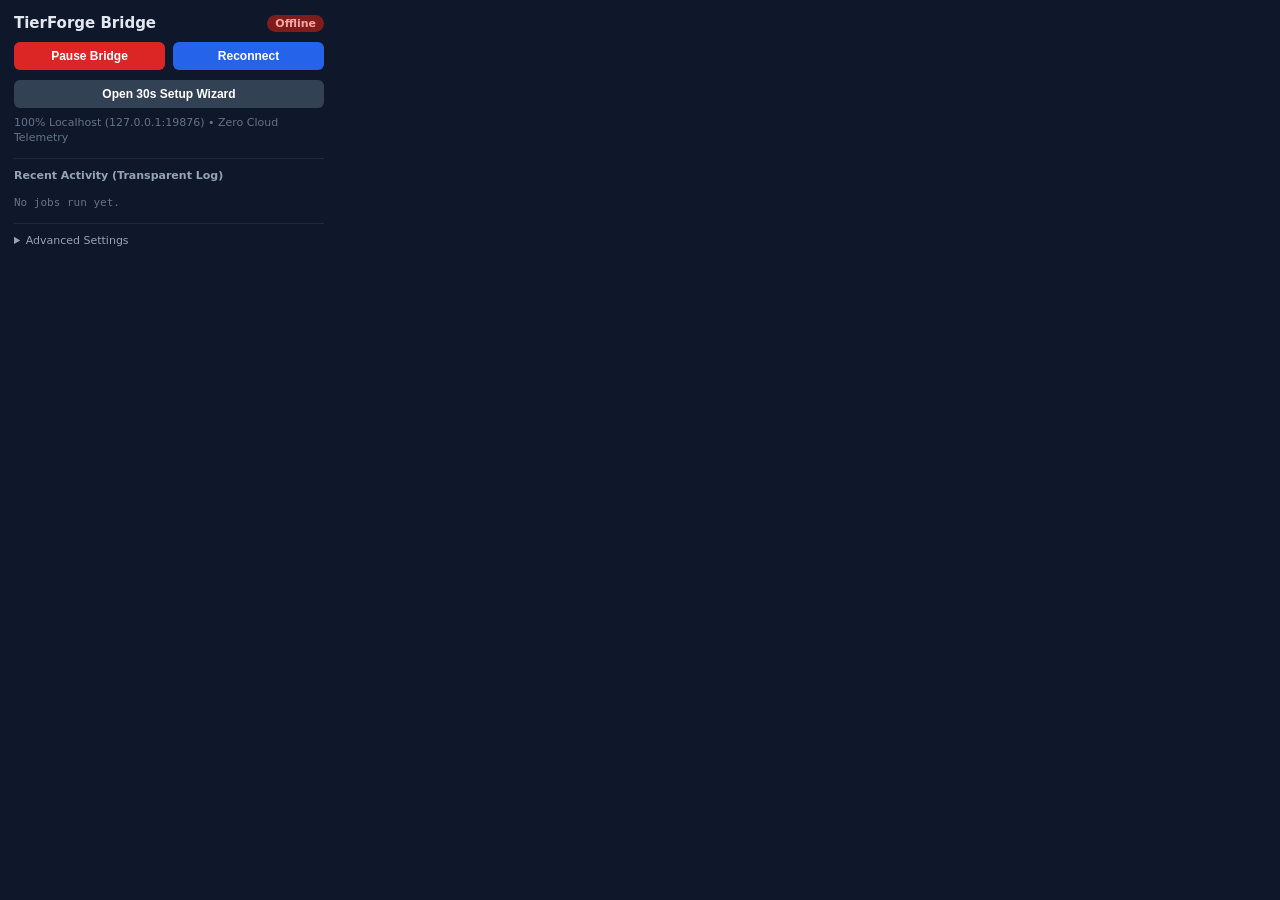
<file: extensions/tierforge-bridge/popup.html>
<!doctype html>
<html lang="en">
<head>
  <meta charset="utf-8" />
  <meta name="viewport" content="width=device-width, initial-scale=1.0" />
  <title>TierForge AI Bridge</title>
  <style>
    body { width: 310px; margin: 0; padding: 14px; font-family: system-ui, sans-serif; background: #0f172a; color: #e2e8f0; }
    h1 { font-size: 15px; margin: 0 0 10px; display: flex; justify-content: space-between; align-items: center; }
    .badge { font-size: 11px; padding: 2px 8px; border-radius: 999px; background: #334155; }
    .badge.ok { background: #14532d; color: #86efac; }
    .badge.off { background: #7f1d1d; color: #fca5a5; }
    .row { display: flex; gap: 8px; margin-top: 10px; }
    button {
      flex: 1; padding: 7px 10px; border: 0; border-radius: 6px; cursor: pointer;
      font-weight: 600; font-size: 12px; background: #2563eb; color: #fff;
    }
    button.danger { background: #dc2626; }
    button.resume { background: #16a34a; }
    label { display: block; font-size: 11px; color: #94a3b8; margin-top: 8px; }
    input[type="text"], input[type="number"] {
      width: 100%; box-sizing: border-box; margin-top: 4px; padding: 5px 8px;
      background: #1e293b; border: 1px solid #334155; border-radius: 6px; color: #f8fafc; font-size: 12px;
    }
    .section { margin-top: 12px; padding-top: 10px; border-top: 1px solid #1e293b; }
    .log-title { font-size: 11px; font-weight: 600; color: #94a3b8; margin-bottom: 6px; }
    .log-list { font-family: ui-monospace, monospace; font-size: 11px; color: #cbd5e1; max-height: 110px; overflow-y: auto; }
    .log-item { padding: 2px 0; border-bottom: 1px solid #1e293b; }
    .hint { font-size: 11px; color: #64748b; margin-top: 8px; line-height: 1.35; }
  </style>
</head>
<body>
  <h1>TierForge Bridge <span id="statusBadge" class="badge off">Offline</span></h1>
  <div class="row">
    <button id="pauseBtn" class="danger">Pause Bridge</button>
    <button id="saveBtn">Reconnect</button>
  </div>
  <div class="row">
    <button id="setupBtn" style="background:#334155;">Open 30s Setup Wizard</button>
  </div>
  <div class="hint" id="statusText">100% Localhost (127.0.0.1:19876) • Zero Cloud Telemetry</div>
  <div class="hint" id="portWarn" style="display:none;color:#facc15;">Note: Manifest V3 host permission is scoped to port 19876. Keep 19876 unless you edit manifest.json.</div>

  <div class="section">
    <div class="log-title">Recent Activity (Transparent Log)</div>
    <div id="activityLog" class="log-list"><div class="hint">No jobs run yet.</div></div>
  </div>

  <details class="section">
    <summary style="font-size: 11px; color: #94a3b8; cursor: pointer;">Advanced Settings</summary>
    <label>Local Port (127.0.0.1)
      <input type="number" id="port" value="19876" />
    </label>
    <label>Bridge Token (Auto-paired via TOFU Lock)
      <input type="text" id="token" placeholder="Automatic" />
    </label>
  </details>
  <script src="popup.js"></script>
</body>
</html>
</file>
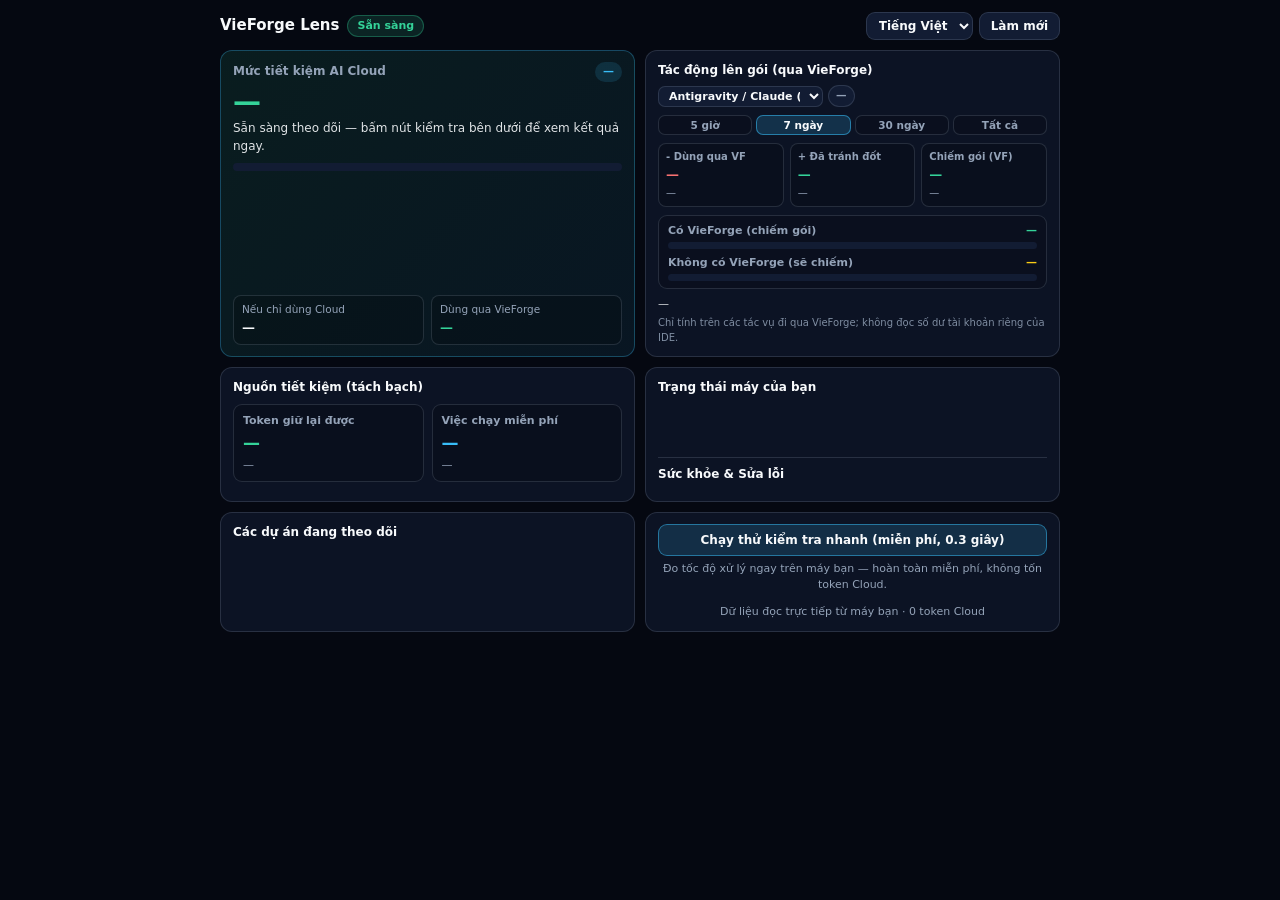
<file: plugins/vieforge-lens/ui/panel.html>
<!doctype html>
<html lang="vi">
<head>
  <meta charset="utf-8" />
  <meta name="viewport" content="width=device-width, initial-scale=1.0" />
  <title>VieForge Lens — Side Pane</title>
  <style>
    :root {
      color-scheme: dark light;
      --bg: var(--color-background-primary, #050811);
      --card: var(--color-background-secondary, #0c1324);
      --card-alt: var(--color-background-tertiary, #121c33);
      --text: var(--color-text-primary, #f8fafc);
      --muted: var(--color-text-secondary, #94a3b8);
      --border: var(--color-border-primary, rgba(148, 163, 184, 0.2));
      --ok: var(--color-text-success, #34d399);
      --warn: var(--color-text-warning, #facc15);
      --err: var(--color-text-danger, #f87171);
      --accent: #38bdf8;
      --font: var(--font-sans, system-ui, -apple-system, sans-serif);
    }
    * { box-sizing: border-box; }
    body { margin: 0; padding: 12px; background: var(--bg); color: var(--text); font-family: var(--font); font-size: 13px; line-height: 1.45; }
    .shell { max-width: 840px; margin: 0 auto; }
    .head { display: flex; justify-content: space-between; align-items: center; gap: 8px; margin-bottom: 10px; flex-wrap: wrap; }
    .brand { display: flex; align-items: center; gap: 8px; font-weight: 800; font-size: 15px; }
    .badge { font-size: 11px; font-weight: 700; padding: 2px 9px; border-radius: 999px; background: rgba(52, 211, 153, 0.14); color: var(--ok); border: 1px solid rgba(52, 211, 153, 0.32); }
    .actions { display: flex; align-items: center; gap: 6px; }
    button { background: var(--card-alt); color: var(--text); border: 1px solid var(--border); border-radius: 9px; padding: 6px 11px; font-size: 12px; font-weight: 600; cursor: pointer; font-family: inherit; transition: border-color 0.15s ease, background 0.15s ease; }
    button:hover { border-color: var(--accent); }
    button.primary { background: rgba(56, 189, 248, 0.16); border-color: rgba(56, 189, 248, 0.5); color: var(--text); }
    button.full { width: 100%; padding: 8px 12px; font-size: 12px; }
    select { background: var(--card-alt); color: var(--text); border: 1px solid var(--border); border-radius: 9px; padding: 5px 8px; font-size: 12px; font-weight: 600; cursor: pointer; font-family: inherit; }

    .bento { display: grid; grid-template-columns: repeat(auto-fit, minmax(300px, 1fr)); gap: 10px; margin-bottom: 10px; align-items: stretch; }
    .card { background: var(--card); border: 1px solid var(--border); border-radius: 12px; padding: 11px 12px; display: flex; flex-direction: column; justify-content: space-between; }
    .hero { background: linear-gradient(135deg, rgba(52, 211, 153, 0.10), rgba(56, 189, 248, 0.08)); border-color: rgba(56, 189, 248, 0.3); }
    .hero-top { display: flex; justify-content: space-between; align-items: baseline; gap: 8px; }
    .hero-title { font-size: 12px; font-weight: 700; color: var(--muted); }
    .hero-mult { font-size: 11px; font-weight: 700; color: var(--accent); background: rgba(56, 189, 248, 0.14); padding: 2px 8px; border-radius: 999px; white-space: nowrap; }
    .hero-pct { font-size: 28px; font-weight: 900; letter-spacing: -0.02em; color: var(--ok); line-height: 1.15; margin: 4px 0 2px; }
    .hero-sub { font-size: 12px; color: var(--text); opacity: 0.9; margin-bottom: 8px; }
    .bar-bg { height: 8px; background: var(--card-alt); border-radius: 999px; overflow: hidden; margin-bottom: 8px; }
    .bar-fg { height: 100%; width: 0%; background: linear-gradient(90deg, #22c55e, #38bdf8); transition: width 0.3s ease; }
    .compare { display: grid; grid-template-columns: repeat(2, minmax(0, 1fr)); gap: 7px; }
    .cmp-box { background: rgba(0, 0, 0, 0.18); border: 1px solid var(--border); border-radius: 8px; padding: 6px 8px; }
    .cmp-k { font-size: 10.5px; color: var(--muted); }
    .cmp-v { font-size: 13px; font-weight: 800; margin-top: 2px; }
    .cmp-v.ok { color: var(--ok); }

    .grid2 { display: grid; grid-template-columns: repeat(2, minmax(0, 1fr)); gap: 8px; }
    .mini-box { background: rgba(0, 0, 0, 0.18); border: 1px solid var(--border); border-radius: 9px; padding: 8px 9px; }
    .k { font-size: 11px; font-weight: 700; color: var(--muted); }
    .v { font-size: 17px; font-weight: 800; margin-top: 2px; color: var(--text); }
    .v.ok { color: var(--ok); }
    .v.err { color: var(--err); }
    .v.accent { color: var(--accent); }
    .sub { font-size: 11px; color: var(--muted); margin-top: 2px; }

    .bal-head { display: flex; justify-content: space-between; align-items: center; gap: 6px; margin-bottom: 8px; flex-wrap: wrap; }
    .bal-tools { display: flex; align-items: center; gap: 5px; flex-wrap: wrap; }
    .bal-chip { font-size: 10.5px; font-weight: 700; padding: 2px 7px; border-radius: 999px; background: var(--card-alt); color: var(--muted); border: 1px solid var(--border); white-space: nowrap; }
    .quota-sel { padding: 2px 6px; font-size: 11px; border-radius: 7px; max-width: 165px; }
    .custom-row { display: none; align-items: center; gap: 5px; margin-bottom: 8px; }
    .custom-row.open { display: flex; }
    .custom-inp { flex: 1 1 auto; min-width: 0; background: var(--card-alt); color: var(--text); border: 1px solid var(--border); border-radius: 7px; padding: 4px 8px; font-size: 11.5px; font-family: inherit; }
    .custom-btn { padding: 4px 9px; font-size: 11px; border-radius: 7px; }
    .bal-grid { display: grid; grid-template-columns: repeat(3, minmax(0, 1fr)); gap: 6px; margin-bottom: 8px; }
    .bal-box { background: rgba(0, 0, 0, 0.18); border: 1px solid var(--border); border-radius: 8px; padding: 6px 7px; }
    .bal-k { font-size: 10px; color: var(--muted); font-weight: 600; }
    .bal-v { font-size: 13px; font-weight: 800; margin-top: 2px; word-break: break-word; }
    .bal-v.err { color: var(--err); }
    .bal-v.ok { color: var(--ok); }
    .bal-sub { font-size: 10px; color: var(--muted); margin-top: 1px; }
    .wallet-box { background: rgba(0, 0, 0, 0.16); border: 1px solid var(--border); border-radius: 9px; padding: 7px 9px; margin-bottom: 7px; }
    .w-row { margin-bottom: 6px; }
    .w-row:last-child { margin-bottom: 0; }
    .w-top { display: flex; justify-content: space-between; align-items: baseline; gap: 6px; font-size: 11px; margin-bottom: 3px; }
    .w-lbl { color: var(--muted); font-weight: 600; }
    .w-val { font-weight: 800; white-space: nowrap; }
    .w-val.ok { color: var(--ok); }
    .w-val.warn { color: var(--warn); }
    .w-val.err { color: var(--err); }
    .w-track { height: 7px; border-radius: 999px; background: var(--card-alt); overflow: hidden; }
    .w-fill-ok { height: 100%; width: 0%; background: linear-gradient(90deg, #22c55e, #38bdf8); transition: width 0.3s ease; }
    .w-fill-no { height: 100%; width: 0%; background: linear-gradient(90deg, #f59e0b, #ef4444); transition: width 0.3s ease; }
    .bal-note { font-size: 11px; color: var(--text); opacity: 0.9; }
    .bal-disc { font-size: 10px; color: var(--muted); margin-top: 4px; opacity: 0.85; }
    .win-tabs { display: flex; gap: 4px; margin-bottom: 8px; }
    .win-btn { flex: 1 1 0; padding: 3px 6px; font-size: 10.5px; border-radius: 7px; font-weight: 700; color: var(--muted); background: rgba(0,0,0,0.16); border: 1px solid var(--border); }
    .win-btn.active { color: var(--text); background: rgba(56, 189, 248, 0.18); border-color: rgba(56, 189, 248, 0.55); }

    .sec-title { font-size: 12px; font-weight: 800; color: var(--text); margin-bottom: 7px; }
    .row { display: flex; justify-content: space-between; align-items: center; padding: 5px 0; border-bottom: 1px solid var(--border); font-size: 12px; gap: 8px; }
    .row:last-child { border-bottom: 0; padding-bottom: 0; }
    .row-left { display: flex; align-items: center; gap: 6px; min-width: 0; }
    .dot { width: 7px; height: 7px; border-radius: 50%; flex: 0 0 auto; background: var(--muted); }
    .dot.ok { background: var(--ok); }
    .dot.warn { background: var(--warn); }
    .dot.info { background: var(--accent); }
    .status-ok { color: var(--ok); font-weight: 700; text-align: right; white-space: nowrap; }
    .status-warn { color: var(--warn); font-weight: 700; text-align: right; white-space: nowrap; }
    .status-muted { color: var(--muted); font-weight: 600; text-align: right; white-space: nowrap; }

    .proj-item { padding: 5px 0; border-bottom: 1px solid var(--border); }
    .proj-item:last-child { border-bottom: 0; padding-bottom: 0; }
    .proj-name { font-weight: 700; font-size: 12px; color: var(--text); }
    .proj-meta { font-size: 11px; color: var(--muted); margin-top: 1px; }

    .foot-bar { display: flex; flex-direction: column; gap: 5px; }
    .helper { font-size: 11px; color: var(--muted); text-align: center; }
    #statusLine { font-size: 11px; color: var(--muted); margin-top: 6px; text-align: center; }
  </style>
</head>
<body>
  <div class="shell">
    <div class="head">
      <div class="brand">
        <span>VieForge Lens</span>
        <span class="badge" id="statusBadge">Đang bật</span>
      </div>
      <div class="actions">
        <select id="langSelect" aria-label="Language">
          <option value="en">English</option>
          <option value="vi" selected>Tiếng Việt</option>
          <option value="ja">日本語</option>
          <option value="de">Deutsch</option>
          <option value="ko">한국어</option>
        </select>
        <button type="button" id="btnRefresh">Làm mới</button>
      </div>
    </div>

    <div class="bento">
      <div class="card hero">
        <div>
          <div class="hero-top">
            <div class="hero-title" id="lblHeroTitle">Tiết kiệm chi phí AI Cloud</div>
            <div class="hero-mult" id="valMult">—</div>
          </div>
          <div class="hero-pct" id="valReduction">—</div>
          <div class="hero-sub" id="heroSummary">Đang đọc dữ liệu trực tiếp trên máy bạn...</div>
          <div class="bar-bg"><div class="bar-fg" id="meterBar"></div></div>
        </div>
        <div class="compare">
          <div class="cmp-box">
            <div class="cmp-k" id="lblCloudOnly">Nếu chỉ dùng Cloud</div>
            <div class="cmp-v" id="valCloudOnly">—</div>
          </div>
          <div class="cmp-box">
            <div class="cmp-k" id="lblWithVf">Dùng qua VieForge</div>
            <div class="cmp-v ok" id="valWithVf">—</div>
          </div>
        </div>
      </div>

      <div class="card" id="balanceCard">
        <div>
          <div class="bal-head">
            <div class="sec-title" id="lblBalanceTitle" style="margin-bottom:0;">Tác động lên gói (qua VieForge)</div>
            <div class="bal-tools">
              <select id="quotaSelect" class="quota-sel" aria-label="User Plan Quota">
                <option value="ag_claude_5h:500000:5h">Antigravity / Claude (5h · 500K)</option>
                <option value="ag_claude_7d:2000000:7d" selected>Antigravity / Claude (7d · 2M)</option>
                <option value="cursor_windsurf_7d:1500000:7d">Cursor / Windsurf (7d · 1.5M)</option>
                <option value="copilot_api_30d:5000000:30d">Copilot / API (30d · 5M)</option>
                <option value="custom:0:all">Tự nhập hạn mức gói...</option>
              </select>
              <span class="bal-chip" id="valSessionDelta">—</span>
            </div>
          </div>
          <div class="win-tabs" id="winTabs">
            <button type="button" class="win-btn" data-win="5h" id="btnWin5h">5 giờ</button>
            <button type="button" class="win-btn active" data-win="7d" id="btnWin7d">7 ngày</button>
            <button type="button" class="win-btn" data-win="30d" id="btnWin30d">30 ngày</button>
            <button type="button" class="win-btn" data-win="all" id="btnWinAll">Tất cả</button>
          </div>
          <div class="custom-row" id="customQuotaRow">
            <input type="number" id="customQuotaInput" class="custom-inp" min="10000" step="50000" placeholder="VD: 1000000" />
            <button type="button" id="btnSaveQuota" class="primary custom-btn">Lưu gói</button>
          </div>
          <div class="bal-grid">
            <div class="bal-box">
              <div class="bal-k" id="lblBalSpent">- Dùng qua VieForge</div>
              <div class="bal-v err" id="valBalSpent">—</div>
              <div class="bal-sub" id="valBalSpentUsd">—</div>
            </div>
            <div class="bal-box">
              <div class="bal-k" id="lblBalSaved">+ Đã tránh đốt</div>
              <div class="bal-v ok" id="valBalSaved">—</div>
              <div class="bal-sub" id="valBalSavedUsd">—</div>
            </div>
            <div class="bal-box">
              <div class="bal-k" id="lblBalNet">Chiếm gói (có VF)</div>
              <div class="bal-v ok" id="valBalNet">—</div>
              <div class="bal-sub" id="valBalNetUsd">—</div>
            </div>
          </div>
          <div class="wallet-box">
            <div class="w-row">
              <div class="w-top">
                <span class="w-lbl" id="lblRemWith">Có VieForge (chiếm gói)</span>
                <span class="w-val ok" id="valRemWith">—</span>
              </div>
              <div class="w-track"><div class="w-fill-ok" id="barRemWith"></div></div>
            </div>
            <div class="w-row">
              <div class="w-top">
                <span class="w-lbl" id="lblRemWithout">Không có VieForge (sẽ chiếm)</span>
                <span class="w-val warn" id="valRemWithout">—</span>
              </div>
              <div class="w-track"><div class="w-fill-no" id="barRemWithout"></div></div>
            </div>
          </div>
        </div>
        <div>
          <div class="bal-note" id="valBalNote">—</div>
          <div class="bal-disc" id="valBalDisclaimer">—</div>
        </div>
      </div>
    </div>

    <div class="bento">
      <div class="card">
        <div class="sec-title" id="lblSources">Nguồn tiết kiệm (tách bạch)</div>
        <div class="grid2" style="margin-bottom:8px;">
          <div class="mini-box">
            <div class="k" id="lblSavedTok">Token giữ lại được</div>
            <div class="v ok" id="valSavedTok">—</div>
            <div class="sub" id="valUsdSaved">—</div>
          </div>
          <div class="mini-box">
            <div class="k" id="lblWork">Việc chạy miễn phí</div>
            <div class="v accent" id="valWorkTotal">—</div>
            <div class="sub" id="valWorkDetail">—</div>
          </div>
        </div>
        <div id="sourceList"></div>
      </div>

      <div class="card">
        <div>
          <div class="sec-title" id="lblHealth">Trạng thái máy của bạn</div>
          <div id="healthList"></div>
        </div>
        <div style="margin-top:10px; padding-top:8px; border-top:1px solid var(--border);">
          <div class="sec-title" id="lblRepair">Sức khỏe &amp; Sửa lỗi</div>
          <div id="repairList"></div>
        </div>
      </div>
    </div>

    <div class="bento" style="margin-bottom:0;">
      <div class="card">
        <div>
          <div class="sec-title" id="lblProjects">Dự án đang được theo dõi</div>
          <div id="projList"></div>
        </div>
      </div>

      <div class="card foot-bar">
        <button type="button" id="btnBench" class="primary full">Chạy thử kiểm tra nhanh (miễn phí, 0.3 giây)</button>
        <div class="helper" id="lblBenchHelp">Đo tốc độ xử lý ngay trên máy bạn — không tốn token Cloud.</div>
        <div id="statusLine"></div>
      </div>
    </div>
  </div>

  <script>
    const TEXT = {
      en: {
        badgeActive: "Active", badgeReady: "Ready", refresh: "Refresh",
        heroTitle: "Cloud AI tokens saved",
        heroSummaryOk: "Your machine handles repetitive checks locally, so you pay far less for Cloud AI.",
        heroSummaryIdle: "Ready to track — run the quick check below to see live savings.",
        cloudOnly: "Without VieForge", withVf: "With VieForge",
        balTitle: "Plan Impact (VieForge-tracked)",
        balSpent: "- Spent via VF", balSaved: "+ Avoided burn", balNet: "Plan share (VF)",
        balSession: "Session",
        win5h: "5h", win7d: "7d", win30d: "30d", winAll: "All",
        remWith: "With VieForge (plan share)", remWithout: "Without VieForge (would take)",
        walletDepleted: ">100% (OVER CAP!)",
        walletNoteSaved: "On a {Q} plan ({WIN}), these tasks took {WP}% instead of {NP}% (+{S} tokens avoided).",
        walletNoteDepleted: "Without VieForge, these tasks would exceed your {Q} cap ({NP}%)! With VieForge they took only {WP}%.",
        balDisclaimer: "Tracks only VieForge-routed tasks; does not read your private IDE account balance.",
        balWarmup: "No VieForge-tracked tasks in this window yet.",
        tokUnit: "tokens", lighterSuffix: "lighter",
        savedTok: "Tokens kept", usdPrefix: "Est. saved ~",
        work: "Free local runs", workUnit: "runs",
        tasksWord: "tasks", checksWord: "auto-checks", cacheWord: "cached",
        sourcesTitle: "Where savings come from",
        srcLocal: "On your computer (Code & local AI)",
        srcBridge: "External browser AI (Extension)",
        srcBridgeRuns: "web chats",
        health: "Your computer status",
        hStorage: "Progress memory", hStorageOk: "Ready", hStorageWarn: "Needs check",
        hLocalAi: "Free local AI", hLocalAiOn: "Running", hLocalAiOff: "Off (light mode)",
        hHardware: "Processing hardware", hCpuOnly: "CPU only",
        repairTitle: "Debugging & Safety Health",
        rMemory: "Error memory KB", rMemoryUnit: "saved fixes",
        rSnaps: "Rollback snapshots", rSnapsUnit: "checkpoints",
        rPending: "Awaiting your approval", rPendingNone: "0 pending",
        projects: "Tracked projects",
        noProjects: "No project runs yet — click the button below to test right away.",
        benchBtn: "Run quick speed check (free, 0.3s)",
        benchHelp: "Tests local speed on your computer — 100% free, 0 Cloud tokens.",
        loading: "Refreshing live data on your computer ($0)...",
        ready: "Live data from your computer · 0 Cloud tokens used"
      },
      vi: {
        badgeActive: "Đang bảo vệ", badgeReady: "Sẵn sàng", refresh: "Làm mới",
        heroTitle: "Mức tiết kiệm AI Cloud",
        heroSummaryOk: "Máy bạn đang gánh phần việc lặp lại miễn phí, giúp giảm mạnh chi phí AI Cloud.",
        heroSummaryIdle: "Sẵn sàng theo dõi — bấm nút kiểm tra bên dưới để xem kết quả ngay.",
        cloudOnly: "Nếu chỉ dùng Cloud", withVf: "Dùng qua VieForge",
        balTitle: "Tác động lên gói (qua VieForge)",
        balSpent: "- Dùng qua VF", balSaved: "+ Đã tránh đốt", balNet: "Chiếm gói (VF)",
        balSession: "Phiên này",
        win5h: "5 giờ", win7d: "7 ngày", win30d: "30 ngày", winAll: "Tất cả",
        remWith: "Có VieForge (chiếm gói)", remWithout: "Không có VieForge (sẽ chiếm)",
        walletDepleted: ">100% (VƯỢT TRẦN!)",
        walletNoteSaved: "Với gói {Q} ({WIN}), các tác vụ này chỉ chiếm {WP}% thay vì {NP}% (tránh đốt +{S} token).",
        walletNoteDepleted: "Nếu không có VieForge, các tác vụ này đã vượt trần gói {Q} ({NP}%)! Nhờ VieForge chỉ tốn {WP}%.",
        balDisclaimer: "Chỉ tính trên các tác vụ đi qua VieForge; không đọc số dư tài khoản riêng của IDE.",
        balWarmup: "Chưa có tác vụ nào chạy qua VieForge trong khung thời gian này.",
        tokUnit: "token", lighterSuffix: "nhẹ hơn",
        savedTok: "Token giữ lại được", usdPrefix: "Ước tính tiết kiệm ~",
        work: "Việc chạy miễn phí", workUnit: "lượt",
        tasksWord: "tác vụ", checksWord: "lần kiểm lỗi", cacheWord: "dùng lại đệm",
        sourcesTitle: "Nguồn tiết kiệm (tách bạch)",
        srcLocal: "Xử lý tại máy (Code & AI cục bộ)",
        srcBridge: "Trình duyệt AI ngoài (Extension)",
        srcBridgeRuns: "phiên web",
        health: "Trạng thái máy của bạn",
        hStorage: "Bộ nhớ lưu tiến độ", hStorageOk: "Sẵn sàng", hStorageWarn: "Cần kiểm tra",
        hLocalAi: "AI miễn phí trên máy", hLocalAiOn: "Đang bật", hLocalAiOff: "Chưa bật (chế độ nhẹ)",
        hHardware: "Phần cứng xử lý", hCpuOnly: "Chỉ dùng CPU",
        repairTitle: "Sức khỏe & Sửa lỗi",
        rMemory: "Sổ khám bệnh lỗi cũ", rMemoryUnit: "cách sửa đã lưu",
        rSnaps: "Điểm quay lại an toàn", rSnapsUnit: "mốc lưu",
        rPending: "Đề xuất vá chờ bạn duyệt", rPendingNone: "0 chờ duyệt",
        projects: "Các dự án đang theo dõi",
        noProjects: "Chưa có dữ liệu dự án — bấm nút bên dưới để chạy thử ngay.",
        benchBtn: "Chạy thử kiểm tra nhanh (miễn phí, 0.3 giây)",
        benchHelp: "Đo tốc độ xử lý ngay trên máy bạn — hoàn toàn miễn phí, không tốn token Cloud.",
        loading: "Đang cập nhật dữ liệu trực tiếp trên máy ($0)...",
        ready: "Dữ liệu đọc trực tiếp từ máy bạn · 0 token Cloud"
      },
      ja: {
        badgeActive: "稼働中", badgeReady: "準備完了", refresh: "更新",
        heroTitle: "クラウドAI削減率",
        heroSummaryOk: "反復チェックをPC側で無料処理し、クラウドAIの消費を大きく抑えています。",
        heroSummaryIdle: "計測準備完了 — 下のボタンで0.3秒テストを実行できます。",
        cloudOnly: "通常クラウド利用", withVf: "VieForge利用",
        balTitle: "プラン影響（VieForge計測分）",
        balSpent: "- VF経由消費", balSaved: "+ 削減トークン", balNet: "枠消費率(VF)",
        balSession: "今回",
        win5h: "5時間", win7d: "7日", win30d: "30日", winAll: "全期間",
        remWith: "VieForgeあり（枠消費）", remWithout: "VieForgeなし（想定消費）",
        walletDepleted: "100%超（上限超過！）",
        walletNoteSaved: "{Q}枠（{WIN}）に対し、{NP}%ではなく{WP}%の消費に抑制（+{S}節約）。",
        walletNoteDepleted: "VieForgeなしでは{Q}枠を超過（{NP}%）していました！VieForgeなら{WP}%のみ。",
        balDisclaimer: "VieForge経由の処理のみ集計。IDE側のアカウント残高は読み取りません。",
        balWarmup: "この期間にはまだVieForge経由の記録がありません。",
        tokUnit: "トークン", lighterSuffix: "軽量",
        savedTok: "節約トークン数", usdPrefix: "推定節約 約",
        work: "ローカル無料実行", workUnit: "回",
        tasksWord: "件の作業", checksWord: "回の自動検査", cacheWord: "キャッシュ",
        sourcesTitle: "削減の内訳（透明表示）",
        srcLocal: "PCローカル処理（コード・ローカルAI）",
        srcBridge: "外部ブラウザAI連携（拡張機能）",
        srcBridgeRuns: "回のWeb実行",
        health: "PCの動作状態",
        hStorage: "進捗保存メモリ", hStorageOk: "正常", hStorageWarn: "要確認",
        hLocalAi: "ローカル無料AI", hLocalAiOn: "稼働中", hLocalAiOff: "オフ（軽量モード）",
        hHardware: "処理ハードウェア", hCpuOnly: "CPUのみ",
        repairTitle: "デバッグ・安全性ヘルス",
        rMemory: "エラー記憶ベース", rMemoryUnit: "件の解決策",
        rSnaps: "復元スナップショット", rSnapsUnit: "件",
        rPending: "承認待ちの修正案", rPendingNone: "0件",
        projects: "監視中のプロジェクト",
        noProjects: "まだ記録がありません — 下のボタンで今すぐ試せます。",
        benchBtn: "クイック速度テストを実行（無料・0.3秒）",
        benchHelp: "PC上の処理速度を計測します（完全無料・クラウド消費0）。",
        loading: "PC上の最新データを読み込み中 ($0)...",
        ready: "PC上の実測データ · クラウドトークン消費 0"
      },
      de: {
        badgeActive: "Aktiv", badgeReady: "Bereit", refresh: "Aktualisieren",
        heroTitle: "Gesparte Cloud-KI-Tokens",
        heroSummaryOk: "Dein Rechner erledigt Routineprüfungen lokal und spart dir Cloud-KI-Kosten.",
        heroSummaryIdle: "Bereit — starte unten den kurzen Schnelltest für Live-Werte.",
        cloudOnly: "Nur Cloud-KI", withVf: "Mit VieForge",
        balTitle: "Tarif-Einfluss (VieForge-Anteil)",
        balSpent: "- Via VF genutzt", balSaved: "+ Vermieden", balNet: "Tarif-Anteil",
        balSession: "Sitzung",
        win5h: "5 Std", win7d: "7 Tage", win30d: "30 Tage", winAll: "Gesamt",
        remWith: "Mit VieForge (Tarif-Anteil)", remWithout: "Ohne VieForge (wäre nötig)",
        walletDepleted: ">100% (ÜBER LIMIT!)",
        walletNoteSaved: "Bei {Q} ({WIN}) nur {WP}% statt {NP}% belegt (+{S} Tokens vermieden).",
        walletNoteDepleted: "Ohne VieForge wäre dein {Q}-Limit überschritten ({NP}%)! Mit VieForge nur {WP}%.",
        balDisclaimer: "Zählt nur VieForge-Läufe; liest keinen privaten IDE-Kontostand aus.",
        balWarmup: "Noch keine VieForge-Läufe in diesem Zeitraum.",
        tokUnit: "Tokens", lighterSuffix: "leichter",
        savedTok: "Gesparte Tokens", usdPrefix: "Geschätzt ~",
        work: "Kostenlose lokale Läufe", workUnit: "Läufe",
        tasksWord: "Aufgaben", checksWord: "Prüfungen", cacheWord: "Cache",
        sourcesTitle: "Woher die Ersparnis kommt",
        srcLocal: "Lokal auf dem PC (Code & lokale KI)",
        srcBridge: "Externer Browser (Extension)",
        srcBridgeRuns: "Web-Läufe",
        health: "Status deines Rechners",
        hStorage: "Fortschrittsspeicher", hStorageOk: "Bereit", hStorageWarn: "Prüfen",
        hLocalAi: "Lokale Gratis-KI", hLocalAiOn: "Aktiv", hLocalAiOff: "Aus (Leichtmodus)",
        hHardware: "Rechenhardware", hCpuOnly: "Nur CPU",
        repairTitle: "Fehlerbehebung & Sicherheit",
        rMemory: "Fehlerspeicher (KB)", rMemoryUnit: "Lösungen",
        rSnaps: "Rollback-Punkte", rSnapsUnit: "Sicherungen",
        rPending: "Warten auf Freigabe", rPendingNone: "0 offen",
        projects: "Überwachte Projekte",
        noProjects: "Noch keine Projektdaten — klicke unten für einen Schnelltest.",
        benchBtn: "Schnelltest starten (kostenlos, 0,3 Sek.)",
        benchHelp: "Prüft die lokale Geschwindigkeit auf deinem Rechner — 0 Cloud-Tokens.",
        loading: "Lokale Live-Daten werden aktualisiert ($0)...",
        ready: "Live-Daten von deinem Rechner · 0 Cloud-Tokens"
      },
      ko: {
        badgeActive: "보호 중", badgeReady: "준비됨", refresh: "새로고침",
        heroTitle: "클라우드 AI 절감률",
        heroSummaryOk: "반복 점검을 내 PC에서 무료로 처리해 클라우드 AI 비용을 크게 줄이고 있습니다.",
        heroSummaryIdle: "측정 준비 완료 — 아래 버튼으로 0.3초 빠른 테스트를 해보세요.",
        cloudOnly: "클라우드만 사용 시", withVf: "VieForge 사용 시",
        balTitle: "요금제 영향 (VieForge 측정분)",
        balSpent: "- VF 경유 소모", balSaved: "+ 절감 토큰", balNet: "한도 점유(VF)",
        balSession: "이번 세션",
        win5h: "5시간", win7d: "7일", win30d: "30일", winAll: "전체",
        remWith: "VieForge 사용 시 (점유율)", remWithout: "미사용 시 (예상 점유율)",
        walletDepleted: "100% 초과!",
        walletNoteSaved: "{Q} 한도({WIN}) 중 {NP}% 대신 {WP}%만 사용 (+{S} 토큰 절감).",
        walletNoteDepleted: "VieForge 없이는 {Q} 한도를 초과({NP}%)했습니다! VieForge는 {WP}%만 사용.",
        balDisclaimer: "VieForge 경유 작업만 집계하며 개인 IDE 계정 잔액은 읽지 않습니다.",
        balWarmup: "이 기간에는 아직 VieForge 경유 기록이 없습니다.",
        tokUnit: "토큰", lighterSuffix: "가벼움",
        savedTok: "아낀 토큰 수", usdPrefix: "예상 절감 약 ",
        work: "무료 로컬 실행", workUnit: "회",
        tasksWord: "작업", checksWord: "자동 점검", cacheWord: "캐시",
        sourcesTitle: "절감 출처 (투명 분리)",
        srcLocal: "내 PC 처리 (코드 & 로컬 AI)",
        srcBridge: "외부 브라우저 AI (확장 프로그램)",
        srcBridgeRuns: "회 웹 실행",
        health: "내 컴퓨터 상태",
        hStorage: "진행 저장 메모리", hStorageOk: "준비됨", hStorageWarn: "확인 필요",
        hLocalAi: "무료 로컬 AI", hLocalAiOn: "실행 중", hLocalAiOff: "꺼짐 (가벼운 모드)",
        hHardware: "처리 하드웨어", hCpuOnly: "CPU 전용",
        repairTitle: "디버깅 및 안전 상태",
        rMemory: "오류 해결 기억소", rMemoryUnit: "개 저장됨",
        rSnaps: "복구 스냅샷", rSnapsUnit: "개",
        rPending: "승인 대기 수정안", rPendingNone: "0건",
        projects: "추적 중인 프로젝트",
        noProjects: "아직 기록이 없습니다 — 아래 버튼으로 바로 테스트해 보세요.",
        benchBtn: "빠른 속도 테스트 실행 (무료, 0.3초)",
        benchHelp: "내 컴퓨터에서 처리 속도를 측정합니다 — 100% 무료, 클라우드 토큰 0.",
        loading: "내 컴퓨터에서 최신 데이터를 불러오는 중 ($0)...",
        ready: "내 컴퓨터 실시간 데이터 · 클라우드 토큰 0 사용"
      }
    };

    const SUPPORTED = ["en", "vi", "ja", "de", "ko"];
    let uiLang = "vi";
    let userPlanId = "ag_claude_7d";
    let userPlanLabel = "Antigravity / Claude (7d)";
    let userQuota = 2000000;
    let activeWin = "7d";
    try {
      const savedQ = Number(localStorage.getItem("vieforge_lens_quota"));
      if (savedQ >= 10000) userQuota = savedQ;
      const savedPid = localStorage.getItem("vieforge_lens_plan_id");
      if (savedPid) userPlanId = savedPid;
      const savedWin = localStorage.getItem("vieforge_lens_win");
      if (savedWin && ["5h", "7d", "30d", "all"].includes(savedWin)) activeWin = savedWin;
    } catch (_) {}
    let lastData = null;
    let sessionBaseline = null;
    let rpcId = 1;
    const pending = new Map();

    function tr() {
      return TEXT[uiLang] || TEXT.en;
    }

    function fmtUsd(v) {
      const n = Number(v || 0);
      if (n <= 0) return "$0.00";
      if (n < 0.01) return "$" + n.toFixed(4);
      return "$" + n.toFixed(2);
    }

    function applyText() {
      const t = tr();
      const set = (id, v) => { const el = document.getElementById(id); if (el) el.textContent = v; };
      set("btnRefresh", t.refresh);
      set("lblHeroTitle", t.heroTitle);
      set("lblCloudOnly", t.cloudOnly);
      set("lblWithVf", t.withVf);
      set("lblBalanceTitle", t.balTitle);
      set("lblBalSpent", t.balSpent);
      set("lblBalSaved", t.balSaved);
      set("lblBalNet", t.balNet);
      set("lblRemWith", t.remWith);
      set("lblRemWithout", t.remWithout);
      set("btnWin5h", t.win5h);
      set("btnWin7d", t.win7d);
      set("btnWin30d", t.win30d);
      set("btnWinAll", t.winAll);
      set("valBalDisclaimer", t.balDisclaimer);
      set("lblSavedTok", t.savedTok);
      set("lblWork", t.work);
      set("lblSources", t.sourcesTitle);
      set("lblHealth", t.health);
      set("lblRepair", t.repairTitle);
      set("lblProjects", t.projects);
      set("btnBench", t.benchBtn);
      set("lblBenchHelp", t.benchHelp);
      if (!lastData) {
        set("statusBadge", t.badgeReady);
        set("heroSummary", t.heroSummaryIdle);
        set("statusLine", t.ready);
      }
    }

    function addStatusRow(parent, dotCls, leftText, rightText, rightCls) {
      const r = document.createElement("div");
      r.className = "row";
      const left = document.createElement("div");
      left.className = "row-left";
      const dot = document.createElement("span");
      dot.className = "dot " + dotCls;
      const lbl = document.createElement("span");
      lbl.textContent = leftText;
      left.append(dot, lbl);

      const val = document.createElement("span");
      val.className = rightCls;
      val.textContent = rightText;
      r.append(left, val);
      parent.appendChild(r);
    }

    function renderData(data) {
      if (!data) return;
      lastData = data;
      const t = tr();
      const sav = data.savings || {};
      const tot = sav.totals || {};
      const pre = data.preflight || {};
      const checks = pre.checks || {};

      const savedTokens = Number(tot.saved_tokens || 0);
      const cloudOnly = Number(tot.cloud_only_tokens || 0);
      const withVf = Number(tot.vieforge_tokens || 0);
      const pct = Math.max(0, Math.min(100, Number(tot.reduction_pct || 0)));
      const mult = Number(tot.multiplier || 1);
      const doneItems = Number(tot.checkpoint_done_items || 0);
      const qaRuns = Number(tot.tier0_qa_runs || 0);
      const bridgeJobs = Number(tot.bridge_offload_jobs || 0);
      const totalRuns = doneItems + qaRuns + bridgeJobs;

      document.getElementById("statusBadge").textContent = totalRuns > 0 ? t.badgeActive : t.badgeReady;
      document.getElementById("valReduction").textContent = pct.toFixed(1) + "%";
      document.getElementById("valMult").textContent = mult.toFixed(1) + "x " + t.lighterSuffix;
      document.getElementById("heroSummary").textContent = totalRuns > 0 ? t.heroSummaryOk : t.heroSummaryIdle;
      document.getElementById("meterBar").style.width = pct.toFixed(1) + "%";

      document.getElementById("valCloudOnly").textContent = cloudOnly.toLocaleString() + " " + t.tokUnit;
      document.getElementById("valWithVf").textContent = withVf.toLocaleString() + " " + t.tokUnit;

      const up = data.user_plan || {};
      if (Number(up.quota_tokens || 0) >= 10000 && (up.source === "saved" || up.source === "env" || !lastData)) {
        userQuota = Number(up.quota_tokens);
        userPlanId = String(up.plan_id || "custom");
        userPlanLabel = String(up.plan_label || "Custom");
        const qSel = document.getElementById("quotaSelect");
        if (qSel) {
          const matchOpt = Array.from(qSel.options).find((o) => o.value.startsWith(userPlanId + ":" + userQuota + ":"));
          qSel.value = matchOpt ? matchOpt.value : "custom:0:all";
        }
      }

      const winMap = data.window_summaries || {};
      const bal = winMap[activeWin] || data.account_balance || {};
      const allBal = winMap.all || data.account_balance || {};
      const balSpent = Number(bal.spent_tokens != null ? bal.spent_tokens : withVf);
      const balSaved = Number(bal.saved_tokens != null ? bal.saved_tokens : savedTokens);
      const balSpentUsd = Number(bal.spent_usd != null ? bal.spent_usd : (tot.vieforge_usd || 0));
      const balSavedUsd = Number(bal.saved_usd != null ? bal.saved_usd : (tot.saved_usd || 0));
      const balBase = Number(bal.cloud_baseline_tokens != null ? bal.cloud_baseline_tokens : cloudOnly);

      if (!sessionBaseline) {
        sessionBaseline = {
          spent: Number(allBal.spent_tokens != null ? allBal.spent_tokens : withVf),
          saved: Number(allBal.saved_tokens != null ? allBal.saved_tokens : savedTokens),
        };
      }
      const curAllSpent = Number(allBal.spent_tokens != null ? allBal.spent_tokens : withVf);
      const curAllSaved = Number(allBal.saved_tokens != null ? allBal.saved_tokens : savedTokens);
      const dSpent = Math.max(0, curAllSpent - sessionBaseline.spent);
      const dSaved = Math.max(0, curAllSaved - sessionBaseline.saved);
      const deltaEl = document.getElementById("valSessionDelta");
      if (deltaEl) {
        deltaEl.textContent = t.balSession + ": -" + dSpent.toLocaleString() + " / +" + dSaved.toLocaleString();
      }

      document.querySelectorAll(".win-btn").forEach((b) => {
        b.classList.toggle("active", b.getAttribute("data-win") === activeWin);
      });

      const withSharePct = userQuota > 0 ? (balSpent / userQuota) * 100 : 0;
      const noSharePct = userQuota > 0 ? (balBase / userQuota) * 100 : 0;

      document.getElementById("valBalSpent").textContent = "-" + balSpent.toLocaleString();
      document.getElementById("valBalSpentUsd").textContent = "-" + fmtUsd(balSpentUsd);
      document.getElementById("valBalSaved").textContent = "+" + balSaved.toLocaleString();
      document.getElementById("valBalSavedUsd").textContent = "+" + fmtUsd(balSavedUsd);

      const netEl = document.getElementById("valBalNet");
      netEl.textContent = withSharePct.toFixed(1) + "%";
      netEl.className = "bal-v " + (withSharePct < 50 ? "ok" : "err");
      document.getElementById("valBalNetUsd").textContent = "vs " + noSharePct.toFixed(1) + "%";

      document.getElementById("valRemWith").textContent = balSpent.toLocaleString() + " (" + withSharePct.toFixed(1) + "%)";
      document.getElementById("barRemWith").style.width = Math.min(100, Math.max(balSpent > 0 ? 2 : 0, withSharePct)).toFixed(1) + "%";

      const remNoEl = document.getElementById("valRemWithout");
      if (noSharePct >= 100) {
        remNoEl.textContent = balBase.toLocaleString() + " (" + t.walletDepleted + ")";
        remNoEl.className = "w-val err";
      } else {
        remNoEl.textContent = balBase.toLocaleString() + " (" + noSharePct.toFixed(1) + "%)";
        remNoEl.className = "w-val warn";
      }
      document.getElementById("barRemWithout").style.width = Math.min(100, Math.max(balBase > 0 ? 2 : 0, noSharePct)).toFixed(1) + "%";

      const winLabels = { "5h": t.win5h, "7d": t.win7d, "30d": t.win30d, "all": t.winAll };
      const fmtNote = (tpl) => tpl
        .replace("{Q}", userQuota.toLocaleString())
        .replace("{WIN}", winLabels[activeWin] || activeWin)
        .replace("{WP}", withSharePct.toFixed(1))
        .replace("{NP}", noSharePct.toFixed(1))
        .replace("{S}", balSaved.toLocaleString());

      document.getElementById("valBalNote").textContent =
        balSaved > 0
          ? fmtNote(noSharePct >= 100 ? t.walletNoteDepleted : t.walletNoteSaved)
          : t.balWarmup;
      document.getElementById("valBalDisclaimer").textContent = t.balDisclaimer;

      document.getElementById("valSavedTok").textContent = savedTokens.toLocaleString();
      document.getElementById("valUsdSaved").textContent = t.usdPrefix + fmtUsd(tot.saved_usd);

      document.getElementById("valWorkTotal").textContent = totalRuns.toLocaleString() + " " + t.workUnit;
      document.getElementById("valWorkDetail").textContent =
        doneItems + " " + t.tasksWord + " · " + qaRuns + " " + t.checksWord + (bridgeJobs > 0 ? (" · " + bridgeJobs + " " + t.srcBridgeRuns) : "");

      const sl = document.getElementById("sourceList");
      if (sl) {
        sl.replaceChildren();
        const localTok = Number(tot.local_saved_tokens != null ? tot.local_saved_tokens : savedTokens);
        const bridgeTok = Number(tot.bridge_saved_tokens || 0);
        addStatusRow(sl, "ok", t.srcLocal, localTok.toLocaleString() + " " + t.tokUnit, "status-ok");
        addStatusRow(
          sl,
          bridgeJobs > 0 ? "info" : "warn",
          t.srcBridge,
          bridgeJobs > 0 ? (bridgeTok.toLocaleString() + " " + t.tokUnit + " (" + bridgeJobs + ")") : ("0 " + t.tokUnit),
          bridgeJobs > 0 ? "status-ok" : "status-muted"
        );
      }

      const hl = document.getElementById("healthList");
      hl.replaceChildren();
      const sq = checks.sqlite || {};
      const ol = checks.ollama || {};
      const gp = checks.gpu || {};

      addStatusRow(
        hl,
        sq.wal_mode ? "ok" : "warn",
        t.hStorage,
        sq.wal_mode ? t.hStorageOk : t.hStorageWarn,
        sq.wal_mode ? "status-ok" : "status-warn"
      );

      const modelSample = ol.models_sample && ol.models_sample[0] ? " · " + ol.models_sample[0] : "";
      addStatusRow(
        hl,
        ol.status === "OK" ? "ok" : "warn",
        t.hLocalAi,
        ol.status === "OK" ? (t.hLocalAiOn + modelSample) : t.hLocalAiOff,
        ol.status === "OK" ? "status-ok" : "status-warn"
      );

      const hwText = gp.profile && gp.profile !== "CPU-Only" ? gp.profile : t.hCpuOnly;
      addStatusRow(hl, "info", t.hHardware, hwText, "status-muted");

      const rl = document.getElementById("repairList");
      if (rl) {
        rl.replaceChildren();
        const rh = data.repair_health || {};
        const memInc = Number(rh.memory_incidents || 0);
        const snaps = Number(rh.snapshots_count || 0);
        const pend = Number(rh.pending_approvals || 0);
        addStatusRow(rl, memInc > 0 ? "ok" : "info", t.rMemory, memInc + " " + t.rMemoryUnit, memInc > 0 ? "status-ok" : "status-muted");
        addStatusRow(rl, snaps > 0 ? "ok" : "info", t.rSnaps, snaps + " " + t.rSnapsUnit, snaps > 0 ? "status-ok" : "status-muted");
        addStatusRow(
          rl,
          pend > 0 ? "warn" : "ok",
          t.rPending,
          pend > 0 ? String(pend) : t.rPendingNone,
          pend > 0 ? "status-warn" : "status-ok"
        );
      }

      const pl = document.getElementById("projList");
      pl.replaceChildren();
      const projects = sav.per_project || [];
      if (!projects.length) {
        const empty = document.createElement("div");
        empty.className = "proj-meta";
        empty.textContent = t.noProjects;
        pl.appendChild(empty);
      } else {
        projects.forEach((p) => {
          const item = document.createElement("div");
          item.className = "proj-item";
          const name = document.createElement("div");
          name.className = "proj-name";
          name.textContent = p.project || "workspace";
          const meta = document.createElement("div");
          meta.className = "proj-meta";
          const parts = [
            Number(p.done_items || 0) + " " + t.tasksWord,
            Number(p.tier0_qa_runs || 0) + " " + t.checksWord
          ];
          if (Number(p.llm_cache_hits || 0) > 0) {
            parts.push(Number(p.llm_cache_hits) + " " + t.cacheWord);
          }
          meta.textContent = parts.join(" · ");
          item.append(name, meta);
          pl.appendChild(item);
        });
      }

      document.getElementById("statusLine").textContent = t.ready;
    }

    function sendRpc(method, params) {
      return new Promise((resolve, reject) => {
        const id = rpcId++;
        pending.set(id, { resolve, reject });
        window.parent.postMessage({ jsonrpc: "2.0", id, method, params: params || {} }, "*");
      });
    }

    window.addEventListener("message", (ev) => {
      const msg = ev.data;
      if (!msg || typeof msg !== "object") return;
      if (msg.id && pending.has(msg.id)) {
        const p = pending.get(msg.id);
        pending.delete(msg.id);
        if (msg.error) p.reject(msg.error);
        else p.resolve(msg.result);
        return;
      }
      if (msg.method === "ui/notifications/tool-result") {
        const res = msg.params || {};
        if (res.structuredContent) renderData(res.structuredContent);
        else if (res.content && res.content[0] && res.content[0].text) {
          try { renderData(JSON.parse(res.content[0].text)); } catch (_) {}
        }
      }
      if (msg.method === "ui/notifications/host-context-changed") {
        const vars = (msg.params && msg.params.styles && msg.params.styles.variables) || {};
        Object.entries(vars).forEach(([k, v]) => document.documentElement.style.setProperty(k, String(v)));
      }
    });

    async function callTool(name, args) {
      document.getElementById("statusLine").textContent = tr().loading;
      try {
        const res = await sendRpc("tools/call", { name, arguments: args || {} });
        if (res && res.structuredContent) renderData(res.structuredContent);
        else if (res && res.content && res.content[0] && res.content[0].text) {
          renderData(JSON.parse(res.content[0].text));
        }
      } catch (err) {
        document.getElementById("statusLine").textContent = "Error: " + String(err && err.message ? err.message : err);
      }
    }

    const langSelect = document.getElementById("langSelect");
    if (langSelect) {
      langSelect.value = uiLang;
      langSelect.addEventListener("change", () => {
        uiLang = SUPPORTED.includes(langSelect.value) ? langSelect.value : "en";
        applyText();
        if (lastData) renderData(lastData);
      });
    }
    const quotaSelect = document.getElementById("quotaSelect");
    const customRow = document.getElementById("customQuotaRow");
    const customInp = document.getElementById("customQuotaInput");
    const btnSaveQuota = document.getElementById("btnSaveQuota");

    function persistPlan(planId, label, quota) {
      userPlanId = planId;
      userPlanLabel = label;
      userQuota = quota;
      try {
        localStorage.setItem("vieforge_lens_quota", String(userQuota));
        localStorage.setItem("vieforge_lens_plan_id", userPlanId);
      } catch (_) {}
      if (lastData) renderData(lastData);
      callTool("app_set_user_plan", { plan_id: planId, plan_label: label, quota_tokens: quota });
    }

    if (quotaSelect) {
      const matchInit = Array.from(quotaSelect.options).find((o) => o.value.startsWith(userPlanId + ":" + userQuota + ":"));
      quotaSelect.value = matchInit ? matchInit.value : "custom:0:all";
      quotaSelect.addEventListener("change", () => {
        const parts = String(quotaSelect.value || "").split(":");
        const pid = parts[0] || "custom";
        const q = Number(parts[1] || 0);
        const win = parts[2] || "";
        if (pid === "custom" || q < 10000) {
          if (customRow) customRow.classList.add("open");
          if (customInp) {
            customInp.value = String(userQuota);
            customInp.focus();
          }
          return;
        }
        if (customRow) customRow.classList.remove("open");
        if (win && ["5h", "7d", "30d", "all"].includes(win)) {
          activeWin = win;
          try { localStorage.setItem("vieforge_lens_win", activeWin); } catch (_) {}
        }
        const label = quotaSelect.options[quotaSelect.selectedIndex]
          ? quotaSelect.options[quotaSelect.selectedIndex].textContent
          : pid;
        persistPlan(pid, label, q);
      });
    }
    document.querySelectorAll(".win-btn").forEach((btn) => {
      btn.addEventListener("click", () => {
        const w = btn.getAttribute("data-win");
        if (w && ["5h", "7d", "30d", "all"].includes(w)) {
          activeWin = w;
          try { localStorage.setItem("vieforge_lens_win", activeWin); } catch (_) {}
          if (lastData) renderData(lastData);
        }
      });
    });
    if (btnSaveQuota && customInp) {
      const saveCustom = () => {
        const q = Number(customInp.value);
        if (q >= 10000) {
          if (customRow) customRow.classList.remove("open");
          persistPlan("custom", "Custom (" + q.toLocaleString() + ")", q);
        }
      };
      btnSaveQuota.addEventListener("click", saveCustom);
      customInp.addEventListener("keydown", (ev) => {
        if (ev.key === "Enter") saveCustom();
      });
    }
    document.getElementById("btnRefresh").addEventListener("click", () => callTool("app_refresh_panel", {}));
    document.getElementById("btnBench").addEventListener("click", () => callTool("app_run_benchmark", {}));

    applyText();
    (async () => {
      try {
        await sendRpc("ui/initialize", { appInfo: { name: "VieForge Lens", version: "0.5.0" }, appCapabilities: {}, protocolVersion: "2026-01-26" });
        window.parent.postMessage({ jsonrpc: "2.0", method: "ui/notifications/initialized", params: {} }, "*");
      } catch (_) {}
    })();
  </script>
</body>
</html>
</file>
<file: website/tokens.css>
/* VieForge Design Tokens — Single source of truth for vieforge.dev (Dark-first) */
:root {
  /* Surfaces & Backgrounds */
  --bg: #050811;
  --bg-deep: #04070f;
  --bg-code: #060a14;
  --bg-elevated: #0a101f;
  --bg-card-alt: #091021;
  --surface: #0c1324;
  --panel: #0c1324;
  --surface-2: #121c33;
  --surface-hover: #0f1c36;
  --mask-solid: #000000;

  /* Borders & Specular */
  --border: rgba(148, 163, 184, 0.14);
  --border-strong: rgba(148, 163, 184, 0.24);
  --line: rgba(148, 163, 184, 0.16);
  --specular: rgba(255, 255, 255, 0.08);

  /* Typography Ink */
  --text: #f8fafc;
  --text-bright: #ffffff;
  --text-code: #e2e8f0;
  --text-soft: #cbd5e1;
  --text-gradient-end: #b6c4da;
  --text-secondary: #94a3b8;
  --muted: #8b9bb4;
  --text-dim: #64748b;

  /* Brand & Semantic Accents */
  --accent: #38bdf8;
  --accent-hover: #7dd3fc;
  --accent-soft: #93c5fd;
  --accent-strong: #0284c7;
  --accent-blue: #3b82f6;
  --accent-royal: #2563eb;

  --accent-2: #22c55e;
  --emerald: #34d399;
  --success: #4ade80;
  --success-soft: #86efac;

  --gold: #facc15;
  --gold-soft: #fde047;
  --warn: #eab308;
  --orange: #f97316;

  --danger: #f87171;
  --danger-strong: #ef4444;
  --danger-soft: #fca5a5;

  /* Typography & Radii */
  --font-sans: "Inter", system-ui, -apple-system, BlinkMacSystemFont, "Segoe UI", Roboto, sans-serif;
  --font-mono: "JetBrains Mono", ui-monospace, SFMono-Regular, Consolas, monospace;
  --radius: 16px;
  --radius-sm: 10px;
}
</file>
